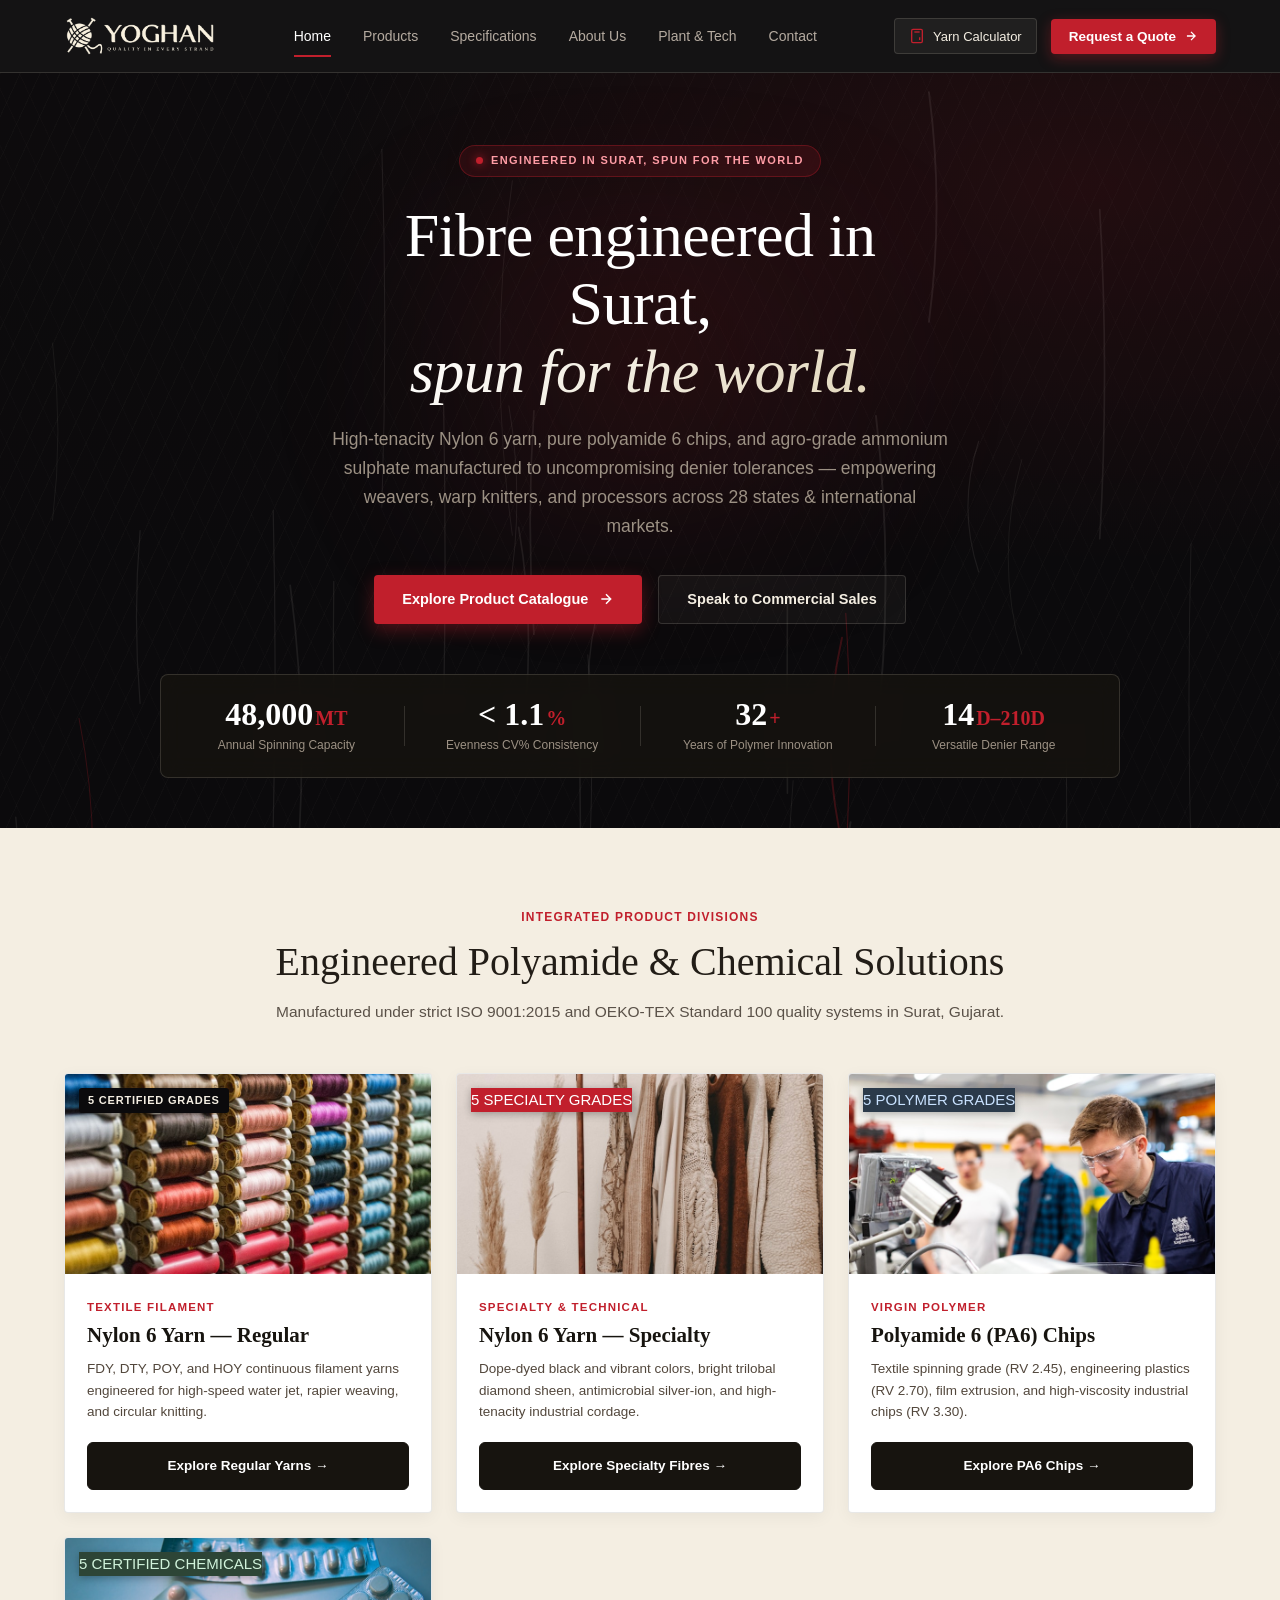
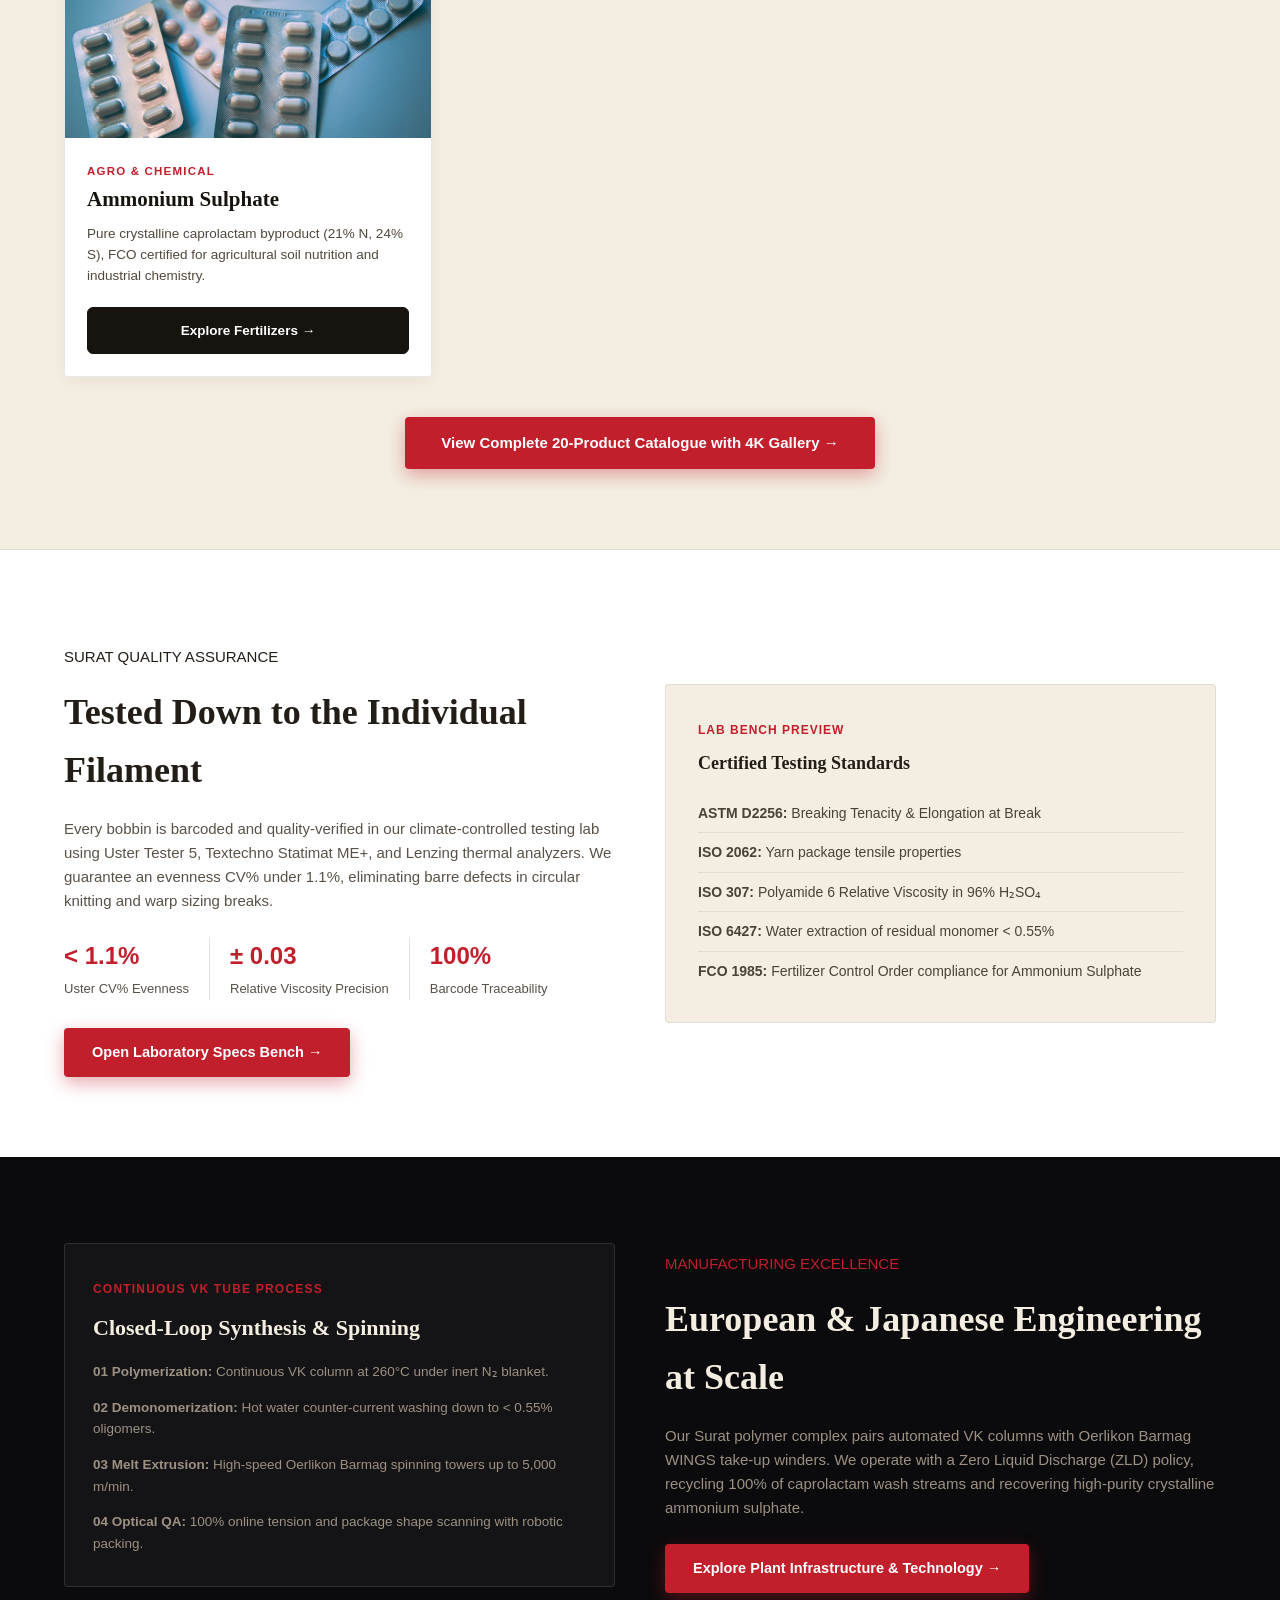
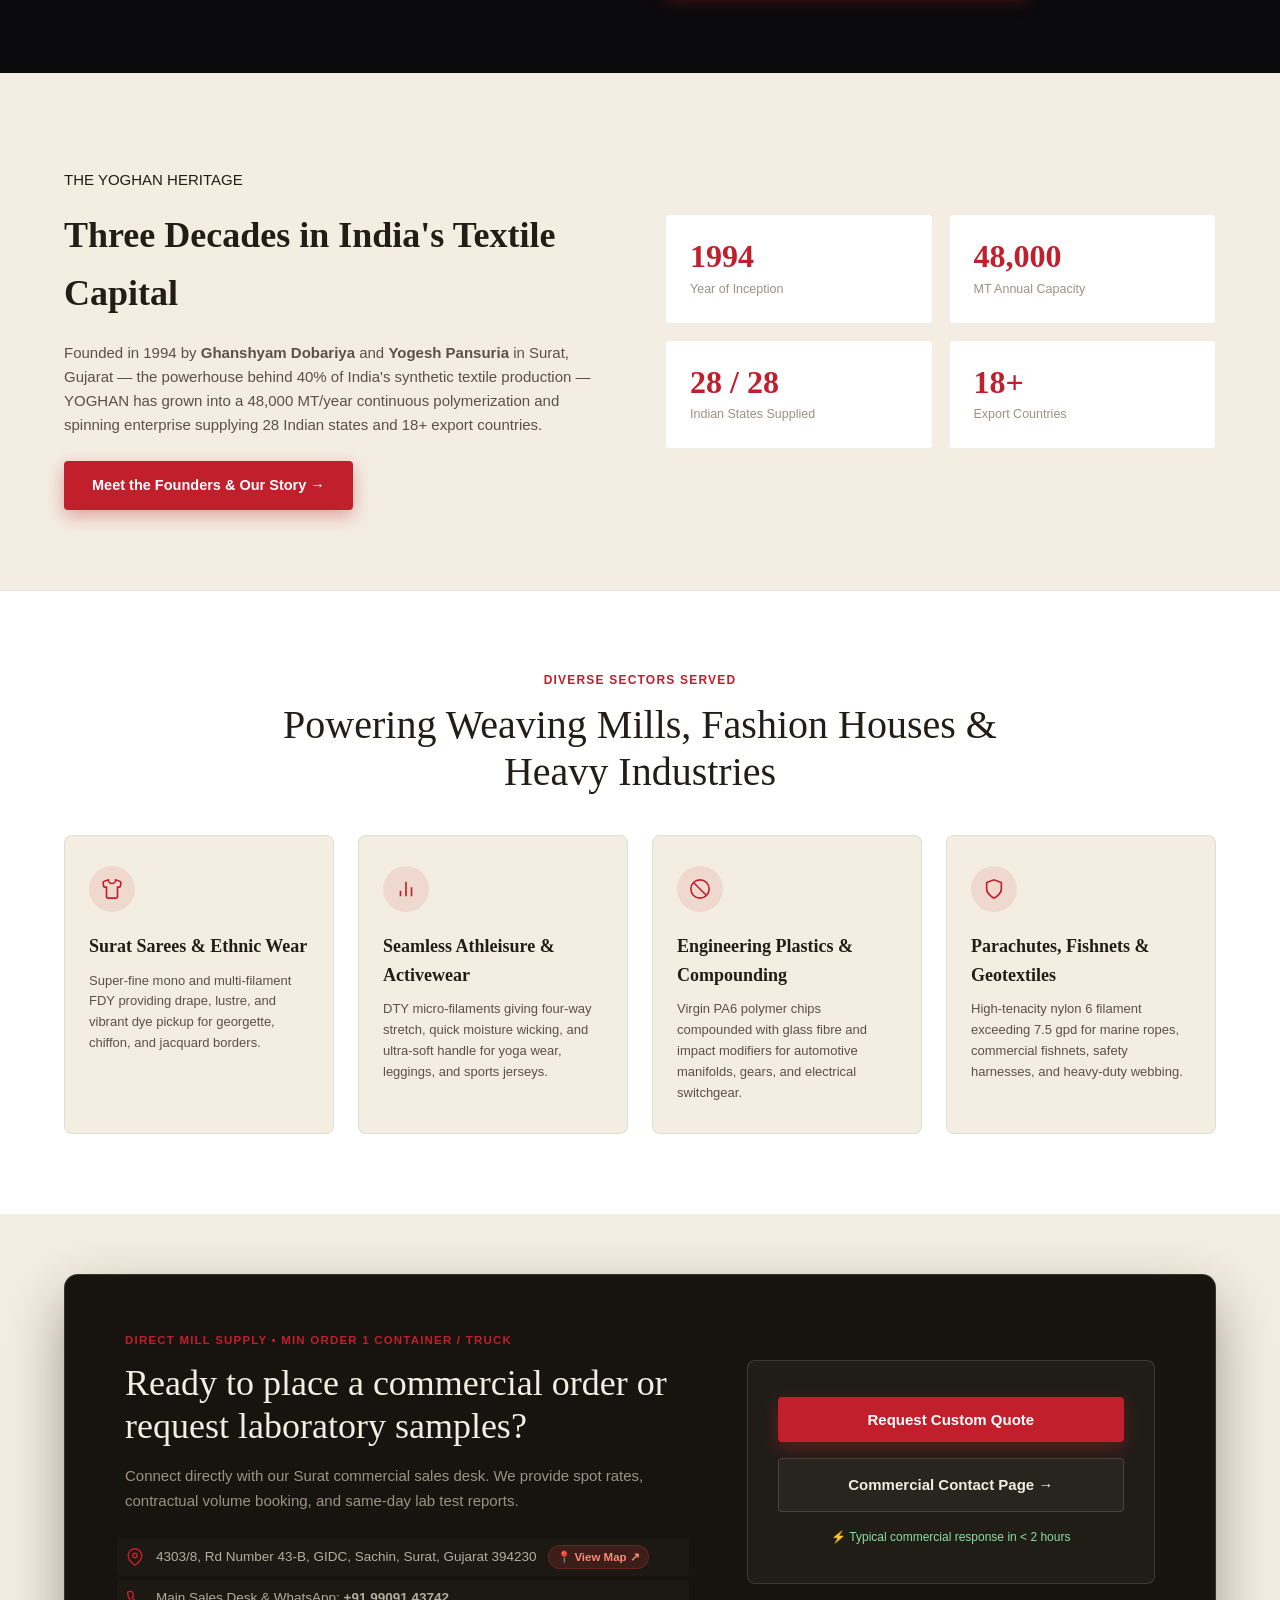
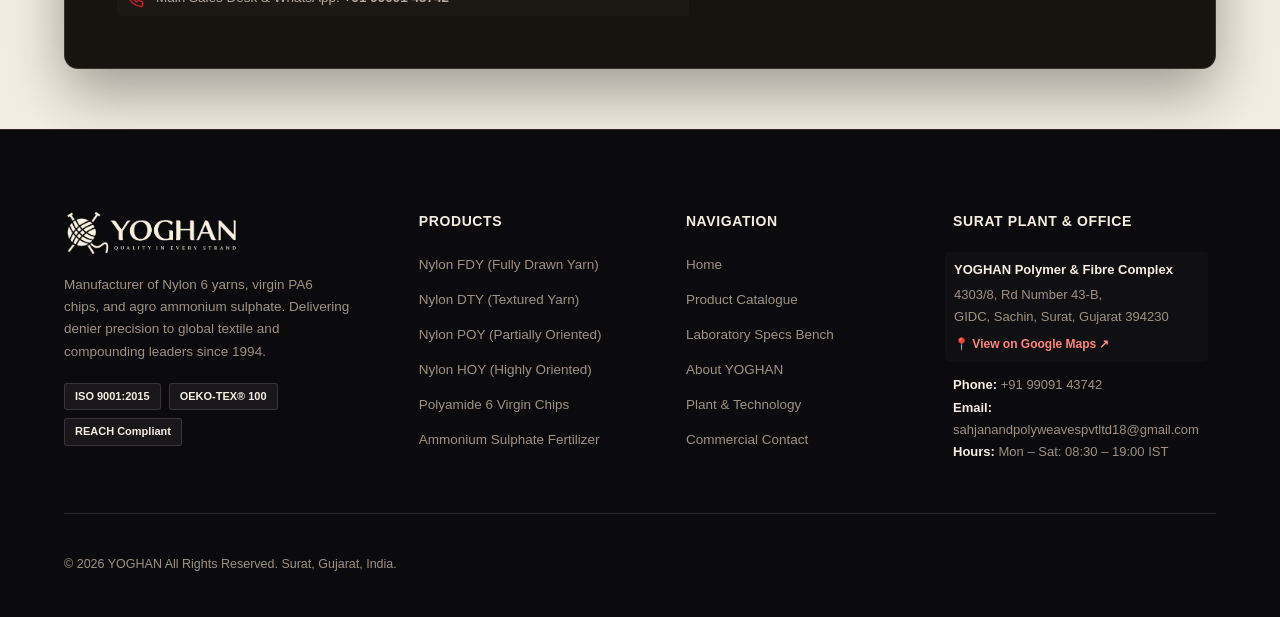
<file: index.html>
<!DOCTYPE html>
<html lang="en">
<head>
  <meta charset="UTF-8">
  <meta name="viewport" content="width=device-width, initial-scale=1, viewport-fit=cover">
  <title>YOGHAN — Advanced Fibres & Polymers | Surat, India</title>
  <meta name="description" content="Surat's premier manufacturer of high-tenacity Nylon Yarn (FDY, POY, DTY, HOY), Polyamide 6 Chips, and industrial-grade Ammonium Sulphate. Consistent denier, global standards.">
  <!-- Security Headers for Static Commercial Website -->
  <meta http-equiv="X-Content-Type-Options" content="nosniff">
  <meta name="referrer" content="strict-origin-when-cross-origin">
  <meta http-equiv="Content-Security-Policy" content="default-src 'self' https: data: 'unsafe-inline' 'unsafe-eval'; img-src 'self' https: data: blob:; font-src 'self' https://fonts.gstatic.com data:; style-src 'self' 'unsafe-inline' https://fonts.googleapis.com;">
  <link rel="icon" type="image/svg+xml" href="assets/favicon.svg">
  <link rel="icon" type="image/png" sizes="32x32" href="assets/favicon-32x32.png">
  <link rel="icon" type="image/png" href="assets/favicon.png">
  <link rel="apple-touch-icon" href="assets/apple-touch-icon.png">
  <link rel="preconnect" href="https://fonts.googleapis.com">
  <link rel="preconnect" href="https://fonts.gstatic.com" crossorigin>
  <link href="https://fonts.googleapis.com/css2?family=Fraunces:ital,opsz,wght@0,9..144,300;0,9..144,400;0,9..144,500;0,9..144,600;0,9..144,700;1,9..144,400&family=Inter:wght@300;400;500;600;700&display=swap" rel="stylesheet">
  <link rel="stylesheet" href="style.css">
  <script>
    // Clean .html extension and /index.html from URL bar immediately without reload
    (function(){try{var p=window.location.pathname;if(p.endsWith('/index.html')){var c=p.replace(/\/index\.html$/,'/')+window.location.search+window.location.hash;window.history.replaceState(null,'',c)}else if(p.endsWith('.html')){var c=p.replace(/\.html$/,'')+window.location.search+window.location.hash;window.history.replaceState(null,'',c)}}catch(e){}})();
  </script>
</head>
<body>


  <!-- ==================== HEADER / NAVIGATION ==================== -->
  <header class="nav" id="mainNavbar">
    <div class="nav-inner">
      <a class="brand" href="./" aria-label="YOGHAN Home">
        <img src="assets/logo-white.png" alt="YOGHAN" class="brand-logo-img">
      </a>

      <!-- Desktop Navigation Menu -->
      <nav class="nav-menu-wrapper" id="navLinks" aria-label="Main Navigation">
        <ul class="nav-links">
          <li class="nav-item">
            <a href="./" class="nav-link active">Home</a>
          </li>
          <li class="nav-item">
            <a href="products" class="nav-link">Products</a>
          </li>
          <li class="nav-item">
            <a href="specifications" class="nav-link">Specifications</a>
          </li>
          <li class="nav-item">
            <a href="about" class="nav-link">About Us</a>
          </li>
          <li class="nav-item">
            <a href="manufacturing" class="nav-link">Plant & Tech</a>
          </li>
          <li class="nav-item">
            <a href="contact" class="nav-link">Contact</a>
          </li>
        </ul>
      </nav>

      <!-- Action Buttons -->
      <div class="nav-actions">
        <button class="btn-estimator-nav" onclick="openCalculatorModal()" title="Calculate Yarn Yield & Denier">
          <svg viewBox="0 0 24 24" fill="none" stroke="currentColor" stroke-width="2"><rect x="4" y="2" width="16" height="20" rx="2"/><line x1="8" y1="6" x2="16" y2="6"/><line x1="16" y1="14" x2="16" y2="18"/><path d="M8 10h.01M12 10h.01M16 10h.01M8 14h.01M12 14h.01M8 18h.01M12 18h.01"/></svg>
          <span>Yarn Calculator</span>
        </button>
        <button class="nav-cta" onclick="openQuoteModal()">
          <span>Request a Quote</span>
          <svg class="cta-arrow" viewBox="0 0 24 24" fill="none" stroke="currentColor" stroke-width="2.2"><path d="M5 12h14M12 5l7 7-7 7"/></svg>
        </button>
        <!-- Mobile Menu Toggle Button -->
        <button class="nav-toggle" id="navToggle" aria-label="Toggle Navigation Menu" aria-expanded="false">
          <span class="bar bar-1"></span>
          <span class="bar bar-2"></span>
          <span class="bar bar-3"></span>
        </button>
      </div>
    </div>
  </header>

  <!-- ==================== FULL-SCREEN MOBILE NAVIGATION DRAWER ==================== -->
  <aside class="mobile-drawer" id="mobileDrawer" aria-label="Mobile Navigation" aria-hidden="true">
    <div class="mobile-drawer-header">
      <a class="brand" href="./" onclick="closeMobileNav()">
        <img src="assets/logo-white.png" alt="YOGHAN" class="brand-logo-img">
      </a>
      <button class="mobile-drawer-close" id="mobileDrawerClose" aria-label="Close navigation menu" onclick="closeMobileNav()">
        <svg viewBox="0 0 24 24" width="22" height="22" fill="none" stroke="currentColor" stroke-width="2.2"><path d="M18 6L6 18M6 6l12 12"/></svg>
      </button>
    </div>

    <div class="mobile-drawer-body">
      <ul class="mobile-nav-list">
        <li><a href="./" class="mobile-link active" onclick="closeMobileNav()" style="color:var(--red);">Home <span class="arr">→</span></a></li>
        <li><a href="products" class="mobile-link" onclick="closeMobileNav()">All Products Catalogue <span class="arr">→</span></a></li>
        <li><a href="specifications" class="mobile-link" onclick="closeMobileNav()">Technical Lab Specs <span class="arr">→</span></a></li>
        <li><a href="about" class="mobile-link" onclick="closeMobileNav()">About YOGHAN <span class="arr">→</span></a></li>
        <li><a href="manufacturing" class="mobile-link" onclick="closeMobileNav()">Surat Plant & Tech <span class="arr">→</span></a></li>
        <li><a href="contact" class="mobile-link" onclick="closeMobileNav()">Commercial Contact <span class="arr">→</span></a></li>
      </ul>

      <div class="mobile-drawer-actions">
        <button class="btn-primary w-full" onclick="openQuoteModal(); closeMobileNav();">Request Commercial Quote</button>
        <button class="btn-ghost w-full" onclick="openCalculatorModal(); closeMobileNav();">Yarn Yield Calculator</button>
      </div>

      <div class="mobile-drawer-contact">
        <p>Direct Surat Sales Desk: <strong><a href="tel:+919909143742" style="color: inherit; text-decoration: none;">+91 99091 43742</a></strong></p>
        <p>Email: <strong><a href="mailto:sahjanandpolyweavespvtltd18@gmail.com" style="color: inherit; text-decoration: none;">sahjanandpolyweavespvtltd18@gmail.com</a></strong></p>
        <p>Dispatches: <a href="https://maps.google.com/?q=4303%2F8%2C+Rd+Number+43-B%2C+GIDC%2C+Sachin%2C+Surat%2C+Gujarat+394230" target="_blank" rel="noopener noreferrer" style="color: inherit; text-decoration: underline;">4303/8, Rd Number 43-B, GIDC, Sachin, Surat ↗</a></p>
      </div>
    </div>
  </aside>

  <!-- ==================== HERO SECTION ==================== -->
  <section class="hero" id="home">
    <canvas id="heroFiberCanvas" class="hero-canvas" aria-hidden="true"></canvas>
    <div class="hero-fibre-layer"></div>
    <div class="hero-glow-accent"></div>

    <div class="hero-content">
      <div class="hero-badge-pill">
        <span class="live-dot"></span>
        <span>ENGINEERED IN SURAT, SPUN FOR THE WORLD</span>
      </div>
      <h1 class="hero-title">
        Fibre engineered in Surat, <br>
        <span class="text-serif-italic">spun for the world.</span>
      </h1>
      <p class="hero-subtitle">
        High-tenacity Nylon 6 yarn, pure polyamide 6 chips, and agro-grade ammonium sulphate manufactured to uncompromising denier tolerances — empowering weavers, warp knitters, and processors across 28 states & international markets.
      </p>

      <div class="hero-actions">
        <a href="products" class="btn-primary hero-btn" style="text-decoration:none;">
          <span>Explore Product Catalogue</span>
          <svg viewBox="0 0 24 24" fill="none" stroke="currentColor" stroke-width="2.2"><path d="M5 12h14M12 5l7 7-7 7"/></svg>
        </a>
        <button class="btn-ghost hero-btn" onclick="openQuoteModal()">
          <span>Speak to Commercial Sales</span>
        </button>
      </div>

      <!-- Quick Trust Indicators Bar -->
      <div class="hero-metrics-bar">
        <div class="hero-metric-item">
          <div class="metric-num"><span class="counter" data-target="48000">0</span><span class="plus">MT</span></div>
          <div class="metric-label">Annual Spinning Capacity</div>
        </div>
        <div class="metric-sep"></div>
        <div class="hero-metric-item">
          <div class="metric-num">&lt; <span class="counter" data-target="1.1" data-decimal="1">0.0</span><span class="plus">%</span></div>
          <div class="metric-label">Evenness CV% Consistency</div>
        </div>
        <div class="metric-sep"></div>
        <div class="hero-metric-item">
          <div class="metric-num"><span class="counter" data-target="32">0</span><span class="plus">+</span></div>
          <div class="metric-label">Years of Polymer Innovation</div>
        </div>
        <div class="metric-sep"></div>
        <div class="hero-metric-item">
          <div class="metric-num"><span class="counter" data-target="14">0</span><span class="plus">D–210D</span></div>
          <div class="metric-label">Versatile Denier Range</div>
        </div>
      </div>
    </div>
  </section>

  <!-- ==================== CORE PRODUCT DIVISIONS PREVIEW ==================== -->
  <section style="padding: 80px 0; background: var(--cream); border-bottom: 1px solid rgba(34,29,23,0.08);">
    <div class="section-inner">
      <div class="section-head" style="text-align: center; max-width: 800px; margin: 0 auto 48px;">
        <p class="kicker">INTEGRATED PRODUCT DIVISIONS</p>
        <h2>Engineered Polyamide & Chemical Solutions</h2>
        <p>Manufactured under strict ISO 9001:2015 and OEKO-TEX Standard 100 quality systems in Surat, Gujarat.</p>
      </div>

      <div class="divisions-grid">
        
        <!-- Division 1 -->
        <article class="division-card">
          <div class="division-card-visual">
            <img src="assets/division-nylon-reg.jpg" alt="Nylon Yarn Regular" loading="lazy">
            <span class="badge-series">5 CERTIFIED GRADES</span>
          </div>
          <div class="division-card-body">
            <div>
              <span class="division-kicker">TEXTILE FILAMENT</span>
              <h3 class="division-card-title">Nylon 6 Yarn — Regular</h3>
              <p class="division-card-desc">
                FDY, DTY, POY, and HOY continuous filament yarns engineered for high-speed water jet, rapier weaving, and circular knitting.
              </p>
            </div>
            <a href="products?cat=nylon-reg" class="btn-division-card">Explore Regular Yarns →</a>
          </div>
        </article>

        <!-- Division 2 -->
        <article class="division-card">
          <div class="division-card-visual">
            <img src="assets/division-nylon-spec.jpg" alt="Nylon Yarn Specialty" loading="lazy">
            <span class="badge-crimson">5 SPECIALTY GRADES</span>
          </div>
          <div class="division-card-body">
            <div>
              <span class="division-kicker">SPECIALTY & TECHNICAL</span>
              <h3 class="division-card-title">Nylon 6 Yarn — Specialty</h3>
              <p class="division-card-desc">
                Dope-dyed black and vibrant colors, bright trilobal diamond sheen, antimicrobial silver-ion, and high-tenacity industrial cordage.
              </p>
            </div>
            <a href="products?cat=nylon-feat" class="btn-division-card">Explore Specialty Fibres →</a>
          </div>
        </article>

        <!-- Division 3 -->
        <article class="division-card">
          <div class="division-card-visual">
            <img src="assets/division-pa6-chips.jpg" alt="Polyamide 6 Chips" loading="lazy">
            <span class="badge-polymer">5 POLYMER GRADES</span>
          </div>
          <div class="division-card-body">
            <div>
              <span class="division-kicker">VIRGIN POLYMER</span>
              <h3 class="division-card-title">Polyamide 6 (PA6) Chips</h3>
              <p class="division-card-desc">
                Textile spinning grade (RV 2.45), engineering plastics (RV 2.70), film extrusion, and high-viscosity industrial chips (RV 3.30).
              </p>
            </div>
            <a href="products?cat=chips" class="btn-division-card">Explore PA6 Chips →</a>
          </div>
        </article>

        <!-- Division 4 -->
        <article class="division-card">
          <div class="division-card-visual">
            <img src="assets/division-ammonium.jpg" alt="Ammonium Sulphate Fertilizer" loading="lazy">
            <span class="badge-chem">5 CERTIFIED CHEMICALS</span>
          </div>
          <div class="division-card-body">
            <div>
              <span class="division-kicker">AGRO & CHEMICAL</span>
              <h3 class="division-card-title">Ammonium Sulphate</h3>
              <p class="division-card-desc">
                Pure crystalline caprolactam byproduct (21% N, 24% S), FCO certified for agricultural soil nutrition and industrial chemistry.
              </p>
            </div>
            <a href="products?cat=fertilizer" class="btn-division-card">Explore Fertilizers →</a>
          </div>
        </article>

      </div>

      <!-- View All 20 Products Banner -->
      <div style="margin-top: 40px; text-align: center;">
        <a href="products" class="btn-primary" style="text-decoration:none; padding: 14px 36px; font-size: 15px;">
          View Complete 20-Product Catalogue with 4K Gallery →
        </a>
      </div>
    </div>
  </section>

  <!-- ==================== SUBPAGE TEASERS & VALUE HIGHLIGHTS ==================== -->
  
  <!-- Teaser 1: Lab Specs -->
  <section style="padding: 80px 0; background: #fff;">
    <div class="section-inner">
      <div class="teaser-split-grid">
        <div>
          <p class="kicker">SURAT QUALITY ASSURANCE</p>
          <h2 style="font-family: var(--serif); font-size: clamp(28px, 3vw, 36px); margin: 12px 0 18px; color: var(--ink-text);">Tested Down to the Individual Filament</h2>
          <p style="font-size: 15px; color: var(--ink-muted); line-height: 1.6; margin-bottom: 24px;">
            Every bobbin is barcoded and quality-verified in our climate-controlled testing lab using Uster Tester 5, Textechno Statimat ME+, and Lenzing thermal analyzers. We guarantee an evenness CV% under 1.1%, eliminating barre defects in circular knitting and warp sizing breaks.
          </p>
          <div class="teaser-stats-row">
            <div>
              <strong style="font-size: 24px; color: var(--red); display: block;">&lt; 1.1%</strong>
              <span style="font-size: 13px; color: var(--ink-muted);">Uster CV% Evenness</span>
            </div>
            <div style="border-left: 1px solid rgba(34,29,23,0.12); padding-left: 20px;">
              <strong style="font-size: 24px; color: var(--red); display: block;">&plusmn; 0.03</strong>
              <span style="font-size: 13px; color: var(--ink-muted);">Relative Viscosity Precision</span>
            </div>
            <div style="border-left: 1px solid rgba(34,29,23,0.12); padding-left: 20px;">
              <strong style="font-size: 24px; color: var(--red); display: block;">100%</strong>
              <span style="font-size: 13px; color: var(--ink-muted);">Barcode Traceability</span>
            </div>
          </div>
          <a href="specifications" class="btn-primary" style="text-decoration:none;">Open Laboratory Specs Bench →</a>
        </div>
        <div style="background: var(--cream); border: 1px solid rgba(34,29,23,0.08); border-radius: var(--radius-sm); padding: 32px;">
          <span style="font-size: 12px; font-weight: 700; color: var(--red); letter-spacing: 1px;">LAB BENCH PREVIEW</span>
          <h4 style="font-family: var(--serif); font-size: 18px; margin: 8px 0 16px; color: var(--ink-text);">Certified Testing Standards</h4>
          <ul style="list-style: none; padding: 0; margin: 0; font-size: 14px; color: #4a4138;">
            <li style="padding: 8px 0; border-bottom: 1px solid rgba(34,29,23,0.08);"><strong>ASTM D2256:</strong> Breaking Tenacity & Elongation at Break</li>
            <li style="padding: 8px 0; border-bottom: 1px solid rgba(34,29,23,0.08);"><strong>ISO 2062:</strong> Yarn package tensile properties</li>
            <li style="padding: 8px 0; border-bottom: 1px solid rgba(34,29,23,0.08);"><strong>ISO 307:</strong> Polyamide 6 Relative Viscosity in 96% H₂SO₄</li>
            <li style="padding: 8px 0; border-bottom: 1px solid rgba(34,29,23,0.08);"><strong>ISO 6427:</strong> Water extraction of residual monomer &lt; 0.55%</li>
            <li style="padding: 8px 0;"><strong>FCO 1985:</strong> Fertilizer Control Order compliance for Ammonium Sulphate</li>
          </ul>
        </div>
      </div>
    </div>
  </section>

  <!-- Teaser 2: Plant & Manufacturing Tech -->
  <section style="padding: 80px 0; background: var(--ink); color: #fff;">
    <div class="section-inner">
      <div class="teaser-split-grid">
        <div class="teaser-process-box">
          <span style="font-size: 12px; font-weight: 700; color: var(--red); letter-spacing: 1.2px;">CONTINUOUS VK TUBE PROCESS</span>
          <h3 style="font-family: var(--serif); font-size: 22px; margin: 10px 0 16px; color: var(--cream);">Closed-Loop Synthesis & Spinning</h3>
          <div style="display: flex; flex-direction: column; gap: 14px; font-size: 13.5px; color: var(--ash);">
            <div><strong>01 Polymerization:</strong> Continuous VK column at 260°C under inert N₂ blanket.</div>
            <div><strong>02 Demonomerization:</strong> Hot water counter-current washing down to &lt; 0.55% oligomers.</div>
            <div><strong>03 Melt Extrusion:</strong> High-speed Oerlikon Barmag spinning towers up to 5,000 m/min.</div>
            <div><strong>04 Optical QA:</strong> 100% online tension and package shape scanning with robotic packing.</div>
          </div>
        </div>
        <div>
          <p class="kicker" style="color: var(--red);">MANUFACTURING EXCELLENCE</p>
          <h2 style="font-family: var(--serif); font-size: clamp(28px, 3vw, 36px); margin: 12px 0 18px; color: var(--cream);">European & Japanese Engineering at Scale</h2>
          <p style="font-size: 15px; color: var(--ash); line-height: 1.6; margin-bottom: 24px;">
            Our Surat polymer complex pairs automated VK columns with Oerlikon Barmag WINGS take-up winders. We operate with a Zero Liquid Discharge (ZLD) policy, recycling 100% of caprolactam wash streams and recovering high-purity crystalline ammonium sulphate.
          </p>
          <a href="manufacturing" class="btn-primary" style="text-decoration:none;">Explore Plant Infrastructure & Technology →</a>
        </div>
      </div>
    </div>
  </section>

  <!-- Teaser 3: The YOGHAN Heritage -->
  <section style="padding: 80px 0; background: var(--cream);">
    <div class="section-inner">
      <div class="teaser-split-grid">
        <div>
          <p class="kicker">THE YOGHAN HERITAGE</p>
          <h2 style="font-family: var(--serif); font-size: clamp(28px, 3vw, 36px); margin: 12px 0 18px; color: var(--ink-text);">Three Decades in India's Textile Capital</h2>
          <p style="font-size: 15px; color: var(--ink-muted); line-height: 1.6; margin-bottom: 24px;">
            Founded in 1994 by <strong>Ghanshyam Dobariya</strong> and <strong>Yogesh Pansuria</strong> in Surat, Gujarat — the powerhouse behind 40% of India's synthetic textile production — YOGHAN has grown into a 48,000 MT/year continuous polymerization and spinning enterprise supplying 28 Indian states and 18+ export countries.
          </p>
          <a href="about" class="btn-primary" style="text-decoration:none;">Meet the Founders & Our Story →</a>
        </div>
        <div class="teaser-stat-grid">
          <div class="stat-card" style="background:#fff; padding:24px; border-radius:var(--radius-sm); border:1px solid rgba(34,29,23,0.08);">
            <b class="stat-num" style="color:var(--red); font-size:32px;">1994</b>
            <span class="stat-label">Year of Inception</span>
          </div>
          <div class="stat-card" style="background:#fff; padding:24px; border-radius:var(--radius-sm); border:1px solid rgba(34,29,23,0.08);">
            <b class="stat-num" style="color:var(--red); font-size:32px;">48,000</b>
            <span class="stat-label">MT Annual Capacity</span>
          </div>
          <div class="stat-card" style="background:#fff; padding:24px; border-radius:var(--radius-sm); border:1px solid rgba(34,29,23,0.08);">
            <b class="stat-num" style="color:var(--red); font-size:32px;">28 / 28</b>
            <span class="stat-label">Indian States Supplied</span>
          </div>
          <div class="stat-card" style="background:#fff; padding:24px; border-radius:var(--radius-sm); border:1px solid rgba(34,29,23,0.08);">
            <b class="stat-num" style="color:var(--red); font-size:32px;">18+</b>
            <span class="stat-label">Export Countries</span>
          </div>
        </div>
      </div>
    </div>
  </section>

  <!-- ==================== APPLICATIONS & CLIENT INDUSTRIES ==================== -->
  <section class="applications-section" style="padding: 80px 0; background: #fff;">
    <div class="section-inner">
      <div class="section-head reveal" style="text-align: center; max-width: 760px; margin: 0 auto 40px;">
        <p class="kicker">DIVERSE SECTORS SERVED</p>
        <h2>Powering Weaving Mills, Fashion Houses & Heavy Industries</h2>
      </div>

      <div class="app-grid reveal-stagger">
        <div class="app-card">
          <div class="app-icon-wrap">
            <svg viewBox="0 0 24 24" fill="none" stroke="currentColor" stroke-width="1.8"><path d="M20.38 3.46 16 2a4 4 0 0 1-8 0L3.62 3.46a2 2 0 0 0-1.34 2.23l.58 3.47a1 1 0 0 0 .99.84H6v10c0 1.1.9 2 2 2h8a2 2 0 0 0 2-2V10h2.15a1 1 0 0 0 .99-.84l.58-3.47a2 2 0 0 0-1.34-2.23z"/></svg>
          </div>
          <h3>Surat Sarees & Ethnic Wear</h3>
          <p>Super-fine mono and multi-filament FDY providing drape, lustre, and vibrant dye pickup for georgette, chiffon, and jacquard borders.</p>
        </div>

        <div class="app-card">
          <div class="app-icon-wrap">
            <svg viewBox="0 0 24 24" fill="none" stroke="currentColor" stroke-width="1.8"><path d="M18 20V10M12 20V4M6 20v-6"/></svg>
          </div>
          <h3>Seamless Athleisure & Activewear</h3>
          <p>DTY micro-filaments giving four-way stretch, quick moisture wicking, and ultra-soft handle for yoga wear, leggings, and sports jerseys.</p>
        </div>

        <div class="app-card">
          <div class="app-icon-wrap">
            <svg viewBox="0 0 24 24" fill="none" stroke="currentColor" stroke-width="1.8"><circle cx="12" cy="12" r="10"/><path d="m4.93 4.93 14.14 14.14"/></svg>
          </div>
          <h3>Engineering Plastics & Compounding</h3>
          <p>Virgin PA6 polymer chips compounded with glass fibre and impact modifiers for automotive manifolds, gears, and electrical switchgear.</p>
        </div>

        <div class="app-card">
          <div class="app-icon-wrap">
            <svg viewBox="0 0 24 24" fill="none" stroke="currentColor" stroke-width="1.8"><path d="M12 22s8-4 8-10V5l-8-3-8 3v7c0 6 8 10 8 10z"/></svg>
          </div>
          <h3>Parachutes, Fishnets & Geotextiles</h3>
          <p>High-tenacity nylon 6 filament exceeding 7.5 gpd for marine ropes, commercial fishnets, safety harnesses, and heavy-duty webbing.</p>
        </div>
      </div>
    </div>
  </section>

  <!-- ==================== COMMERCIAL CONTACT STRIP ==================== -->
  <section class="contact-strip" id="contact" style="padding: 60px 0;">
    <div class="section-inner reveal">
      <div class="contact-strip-card">
        <div class="contact-card-content">
          <span class="strip-kicker">DIRECT MILL SUPPLY • MIN ORDER 1 CONTAINER / TRUCK</span>
          <h2>Ready to place a commercial order or request laboratory samples?</h2>
          <p>Connect directly with our Surat commercial sales desk. We provide spot rates, contractual volume booking, and same-day lab test reports.</p>
          
          <div class="strip-contact-points">
            <a href="https://maps.google.com/?q=4303%2F8%2C+Rd+Number+43-B%2C+GIDC%2C+Sachin%2C+Surat%2C+Gujarat+394230" target="_blank" rel="noopener noreferrer" class="point-item point-link" title="Open 4303/8, Rd Number 43-B, GIDC, Sachin in Google Maps">
              <svg viewBox="0 0 24 24" fill="none" stroke="currentColor" stroke-width="2"><path d="M21 10c0 7-9 13-9 13s-9-6-9-13a9 9 0 0 1 18 0z"/><circle cx="12" cy="10" r="3"/></svg>
              <span>4303/8, Rd Number 43-B, GIDC, Sachin, Surat, Gujarat 394230 <span class="map-action-pill">📍 View Map ↗</span></span>
            </a>
            <a href="tel:+919909143742" class="point-item point-link" title="Call Main Commercial Desk">
              <svg viewBox="0 0 24 24" fill="none" stroke="currentColor" stroke-width="2"><path d="M22 16.92v3a2 2 0 0 1-2.18 2 19.79 19.79 0 0 1-8.63-3.07 19.5 19.5 0 0 1-6-6 19.79 19.79 0 0 1-3.07-8.67A2 2 0 0 1 4.11 2h3a2 2 0 0 1 2 1.72 12.84 12.84 0 0 0 .7 2.81 2 2 0 0 1-.45 2.11L8.09 9.91a16 16 0 0 0 6 6l1.27-1.27a2 2 0 0 1 2.11-.45 12.84 12.84 0 0 0 2.81.7A2 2 0 0 1 22 16.92z"/></svg>
              <span>Main Sales Desk &amp; WhatsApp: <strong>+91 99091 43742</strong></span>
            </a>
          </div>
        </div>

        <div class="contact-card-actions">
          <button class="btn-primary quote-btn-lg" onclick="openQuoteModal()">Request Custom Quote</button>
          <a href="contact" class="btn-ghost quote-btn-lg" style="text-decoration:none; text-align:center;">Commercial Contact Page →</a>
          <span class="turnaround-note">⚡ Typical commercial response in &lt; 2 hours</span>
        </div>
      </div>
    </div>
  </section>

  <!-- ==================== FOOTER ==================== -->
  <footer class="footer">
    <div class="footer-inner">
      <div class="footer-col brand-col">
        <a class="brand" href="./" aria-label="YOGHAN Home">
          <img src="assets/logo-white.png" alt="YOGHAN" class="brand-logo-img footer-logo-img">
        </a>
        <p class="footer-brand-desc">
          Manufacturer of Nylon 6 yarns, virgin PA6 chips, and agro ammonium sulphate. Delivering denier precision to global textile and compounding leaders since 1994.
        </p>
        <div class="iso-badges">
          <span class="iso-tag">ISO 9001:2015</span>
          <span class="iso-tag">OEKO-TEX® 100</span>
          <span class="iso-tag">REACH Compliant</span>
        </div>
      </div>

      <div class="footer-col">
        <h4>Products</h4>
        <ul class="footer-link-list">
          <li><a href="products">Nylon FDY (Fully Drawn Yarn)</a></li>
          <li><a href="products">Nylon DTY (Textured Yarn)</a></li>
          <li><a href="products">Nylon POY (Partially Oriented)</a></li>
          <li><a href="products">Nylon HOY (Highly Oriented)</a></li>
          <li><a href="products">Polyamide 6 Virgin Chips</a></li>
          <li><a href="products">Ammonium Sulphate Fertilizer</a></li>
        </ul>
      </div>

      <div class="footer-col">
        <h4>Navigation</h4>
        <ul class="footer-link-list">
          <li><a href="./">Home</a></li>
          <li><a href="products">Product Catalogue</a></li>
          <li><a href="specifications">Laboratory Specs Bench</a></li>
          <li><a href="about">About YOGHAN</a></li>
          <li><a href="manufacturing">Plant & Technology</a></li>
          <li><a href="contact">Commercial Contact</a></li>
        </ul>
      </div>

      <div class="footer-col">
        <h4>Surat Plant & Office</h4>
        <address class="footer-address">
          <a href="https://maps.google.com/?q=4303%2F8%2C+Rd+Number+43-B%2C+GIDC%2C+Sachin%2C+Surat%2C+Gujarat+394230" target="_blank" rel="noopener noreferrer" class="footer-map-link" title="Open Google Maps Location">
            <span class="footer-company-name">YOGHAN Polymer &amp; Fibre Complex</span><br>
            4303/8, Rd Number 43-B,<br>
            GIDC, Sachin, Surat, Gujarat 394230<br>
            <span class="footer-map-action">📍 View on Google Maps ↗</span>
          </a>
          <div class="footer-contact-details">
            <strong>Phone:</strong> <a href="tel:+919909143742" class="footer-inline-link">+91 99091 43742</a><br>
            <strong>Email:</strong> <a href="mailto:sahjanandpolyweavespvtltd18@gmail.com" class="footer-inline-link">sahjanandpolyweavespvtltd18@gmail.com</a><br>
            <strong>Hours:</strong> Mon – Sat: 08:30 – 19:00 IST
          </div>
        </address>
      </div>
    </div>

    <div class="footer-bottom-bar">
      <div class="footer-bottom-inner">
        <p>© 2026 YOGHAN All Rights Reserved. Surat, Gujarat, India.</p>
      </div>
    </div>
  </footer>

  <!-- ==================== MODALS ==================== -->
  <!-- Quote Modal -->
  <div class="modal-overlay" id="quoteModal" aria-hidden="true" role="dialog">
    <div class="modal-card">
      <button class="modal-close" onclick="closeQuoteModal()" aria-label="Close modal">&times;</button>
      <div class="modal-header">
        <span class="modal-badge">COMMERCIAL INQUIRY</span>
        <h2>Request Price Quotation</h2>
        <p>Direct spot and contract volume quotes from our Surat manufacturing complex.</p>
      </div>

      <form id="quoteForm" onsubmit="handleQuoteSubmit(event)">
        <div class="form-row">
          <div class="form-group">
            <label for="quoteName">Full Name *</label>
            <input type="text" id="quoteName" required placeholder="e.g. Rajesh Shah">
          </div>
          <div class="form-group">
            <label for="quoteCompany">Company / Mill *</label>
            <input type="text" id="quoteCompany" required placeholder="e.g. Surat Weaving Mills Ltd.">
          </div>
        </div>
        <div class="form-row">
          <div class="form-group">
            <label for="quotePhone">Mobile / WhatsApp *</label>
            <input type="tel" id="quotePhone" required placeholder="+91 98250 12345">
          </div>
          <div class="form-group">
            <label for="quoteEmail">Official Email *</label>
            <input type="email" id="quoteEmail" required placeholder="procurement@company.com">
          </div>
        </div>
        <div class="form-row">
          <div class="form-group">
            <label for="quoteProduct">Selected Product *</label>
            <select id="quoteProduct" required onchange="handleProductChange(this.value)">
              <option value="Nylon 6 FDY Regular">Nylon 6 FDY (Fully Drawn Yarn)</option>
              <option value="Nylon 6 DTY Regular">Nylon 6 DTY (Textured Yarn)</option>
              <option value="Nylon 6 POY Regular">Nylon 6 POY (Partially Oriented)</option>
              <option value="Nylon 6 HOY Regular">Nylon 6 HOY (Highly Oriented)</option>
              <option value="Dope-Dyed Specialty Nylon">Dope-Dyed Specialty Colours</option>
              <option value="High-Tenacity Industrial Nylon">High-Tenacity Industrial Nylon</option>
              <option value="Polyamide 6 Chips (PA6)">Polyamide 6 Polymer Chips</option>
              <option value="Ammonium Sulphate">Ammonium Sulphate Fertilizer</option>
            </select>
          </div>
          <div class="form-group">
            <label for="quoteQty">Quantity (MT) *</label>
            <input type="number" id="quoteQty" min="1" step="0.5" required placeholder="Minimum 1 MT">
          </div>
        </div>
        <div class="form-group">
          <label for="quoteDestination">Delivery Destination *</label>
          <input type="text" id="quoteDestination" required placeholder="e.g. Surat / Bhiwandi / Mundra Port">
        </div>
        <div class="form-actions">
          <button type="button" class="btn-ghost" onclick="closeQuoteModal()">Cancel</button>
          <button type="submit" class="btn-primary">Submit Quotation Request</button>
        </div>
      </form>

      <div class="form-success-card" id="quoteSuccessMsg" style="display:none;">
        <div class="success-icon">✓</div>
        <h3>Quotation Request Submitted Successfully!</h3>
        <p>Reference <strong id="quoteRefNumber">#YOG-2026-948</strong>. Our commercial sales executive will connect on WhatsApp shortly.</p>
        <button class="btn-primary" onclick="closeQuoteModal()">Done</button>
      </div>
    </div>
  </div>

  <!-- Calculator Modal -->
  <div class="modal-overlay" id="calcModal" aria-hidden="true" role="dialog">
    <div class="modal-card">
      <button class="modal-close" onclick="closeCalculatorModal()" aria-label="Close calculator">&times;</button>
      <div class="modal-header">
        <span class="modal-badge">ENGINEERING TOOL</span>
        <h2>Yarn Yield & Conversion Calculator</h2>
      </div>
      <div class="calc-container">
        <div class="calc-inputs">
          <div class="form-group">
            <label for="calcDenier">Yarn Denier (D)</label>
            <input type="number" id="calcDenier" value="40" min="10" max="2000" oninput="runYarnCalculations()">
          </div>
          <div class="form-group">
            <label for="calcWeightKg">Yarn Weight (Kilograms)</label>
            <input type="number" id="calcWeightKg" value="1" min="0.1" step="0.5" oninput="runYarnCalculations()">
          </div>
        </div>
        <div class="calc-results-grid">
          <div class="calc-res-box">
            <span class="res-title">Linear Length</span>
            <span class="res-val" id="resMeters">225,000 m</span>
          </div>
          <div class="calc-res-box">
            <span class="res-title">Decitex (dtex)</span>
            <span class="res-val" id="resDtex">44.4 dtex</span>
          </div>
          <div class="calc-res-box">
            <span class="res-title">Cotton Count (Ne)</span>
            <span class="res-val" id="resNe">132.8 Ne</span>
          </div>
          <div class="calc-res-box">
            <span class="res-title">Metric Count (Nm)</span>
            <span class="res-val" id="resNm">225 Nm</span>
          </div>
        </div>
      </div>
      <div class="modal-footer-actions">
        <button class="btn-primary w-full" onclick="closeCalculatorModal(); openQuoteModal();">Request Pricing for This Denier →</button>
      </div>
    </div>
  </div>

  <!-- Toast Container -->
  <div class="toast-container" id="toastBox" aria-live="polite"></div>

  <script src="products.js"></script>
  <script src="app.js"></script>
</body>
</html>
</file>
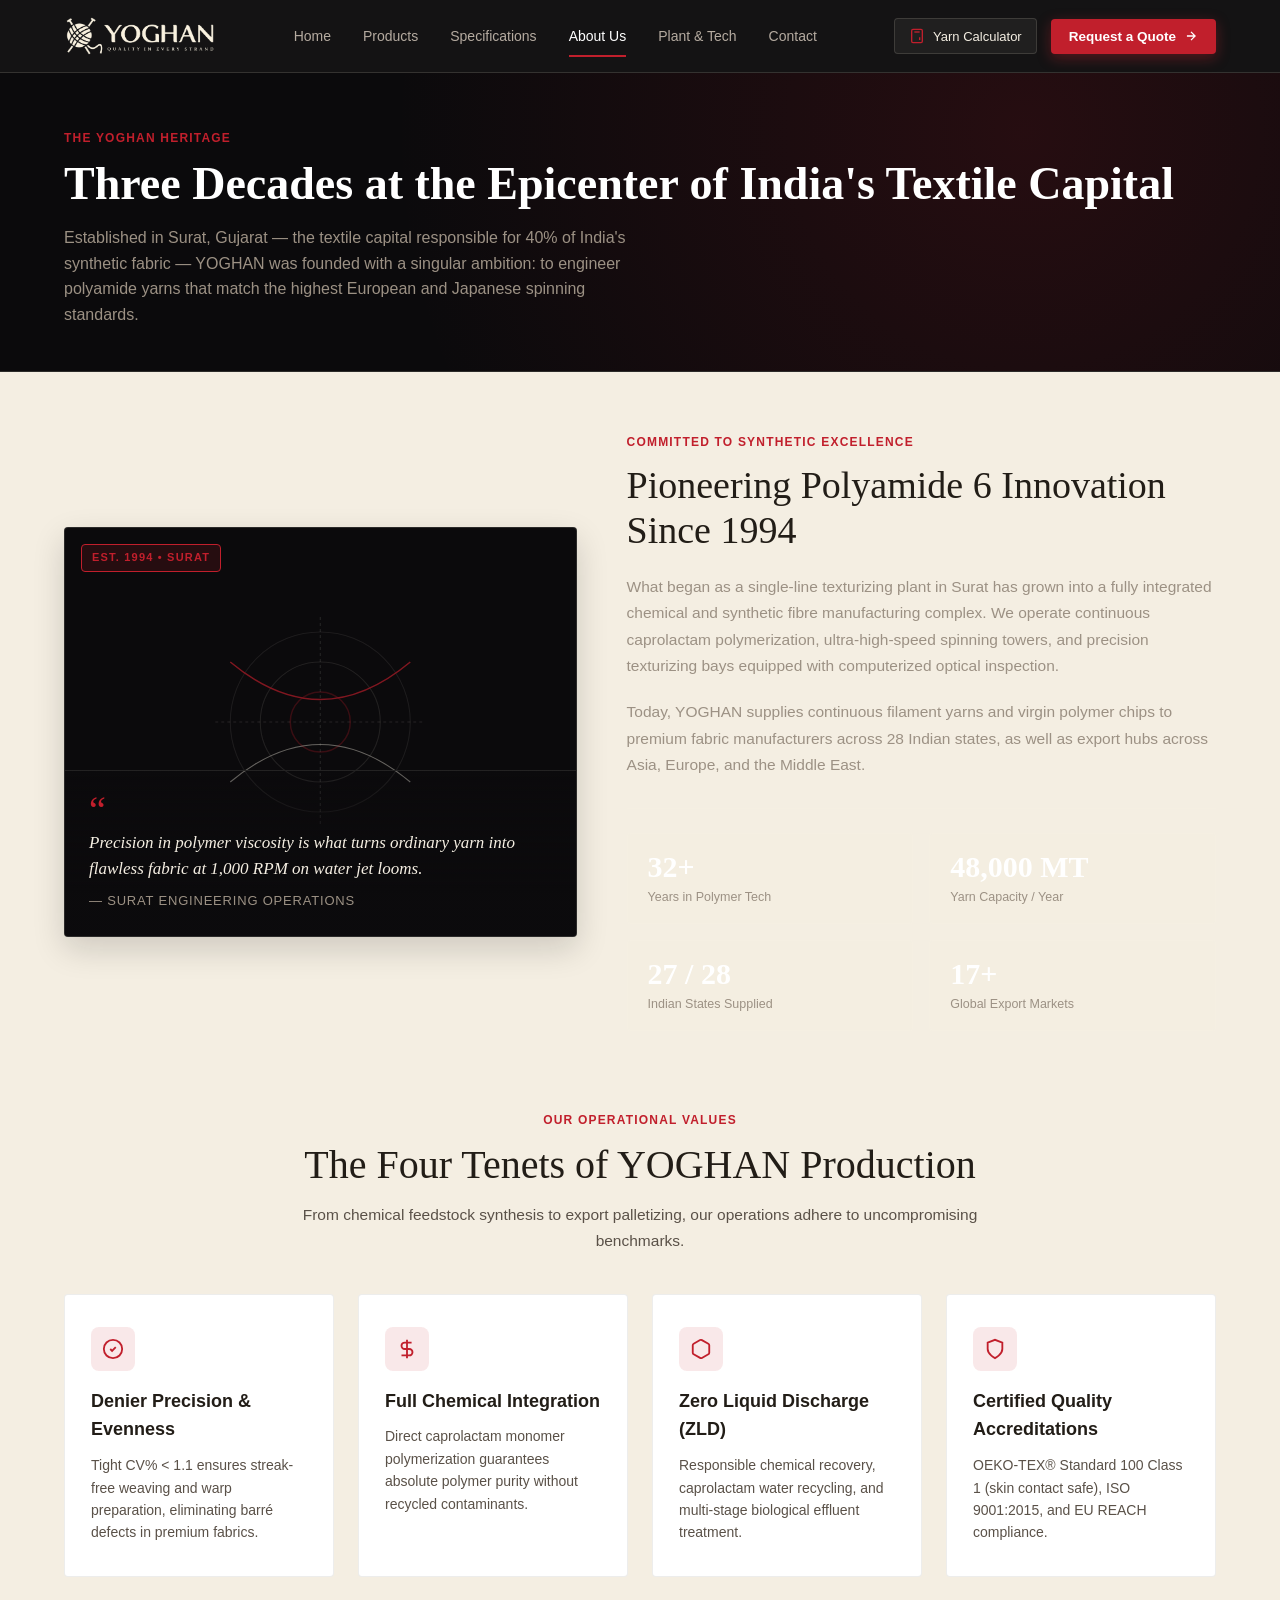
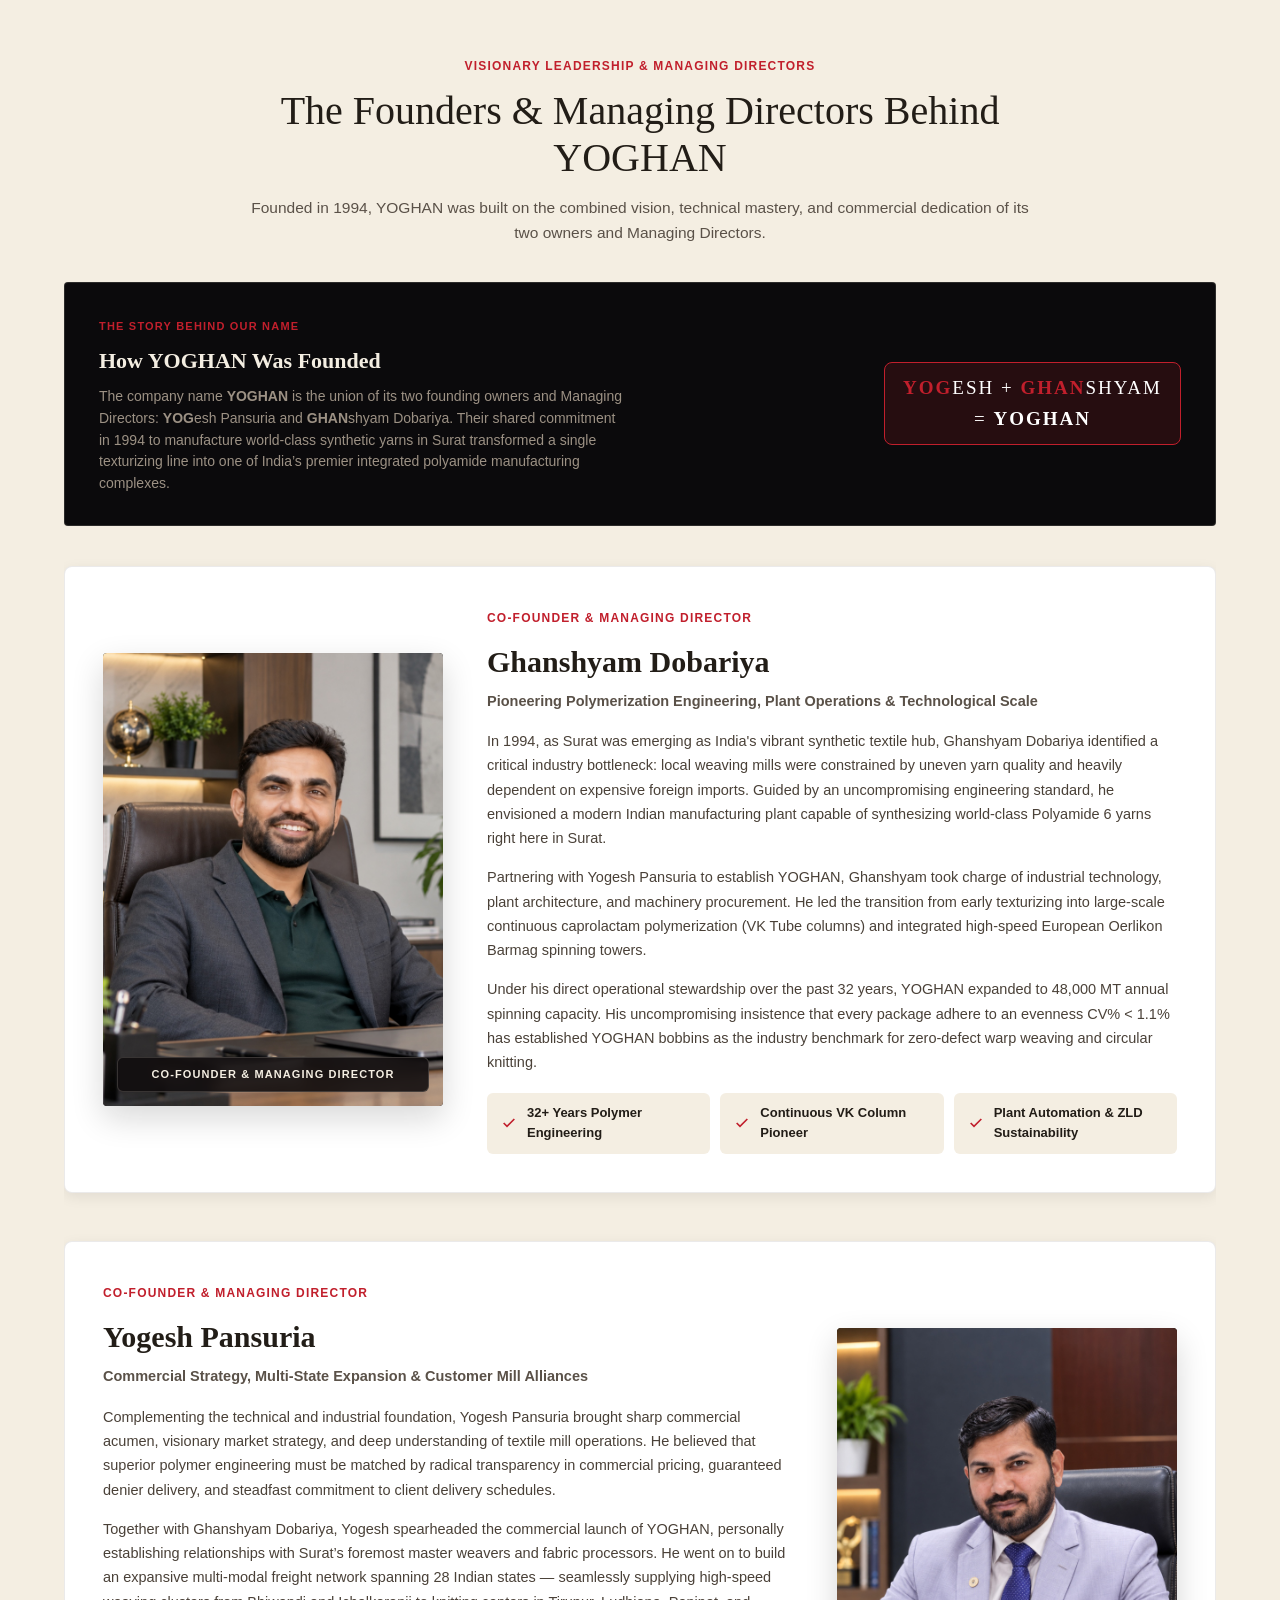
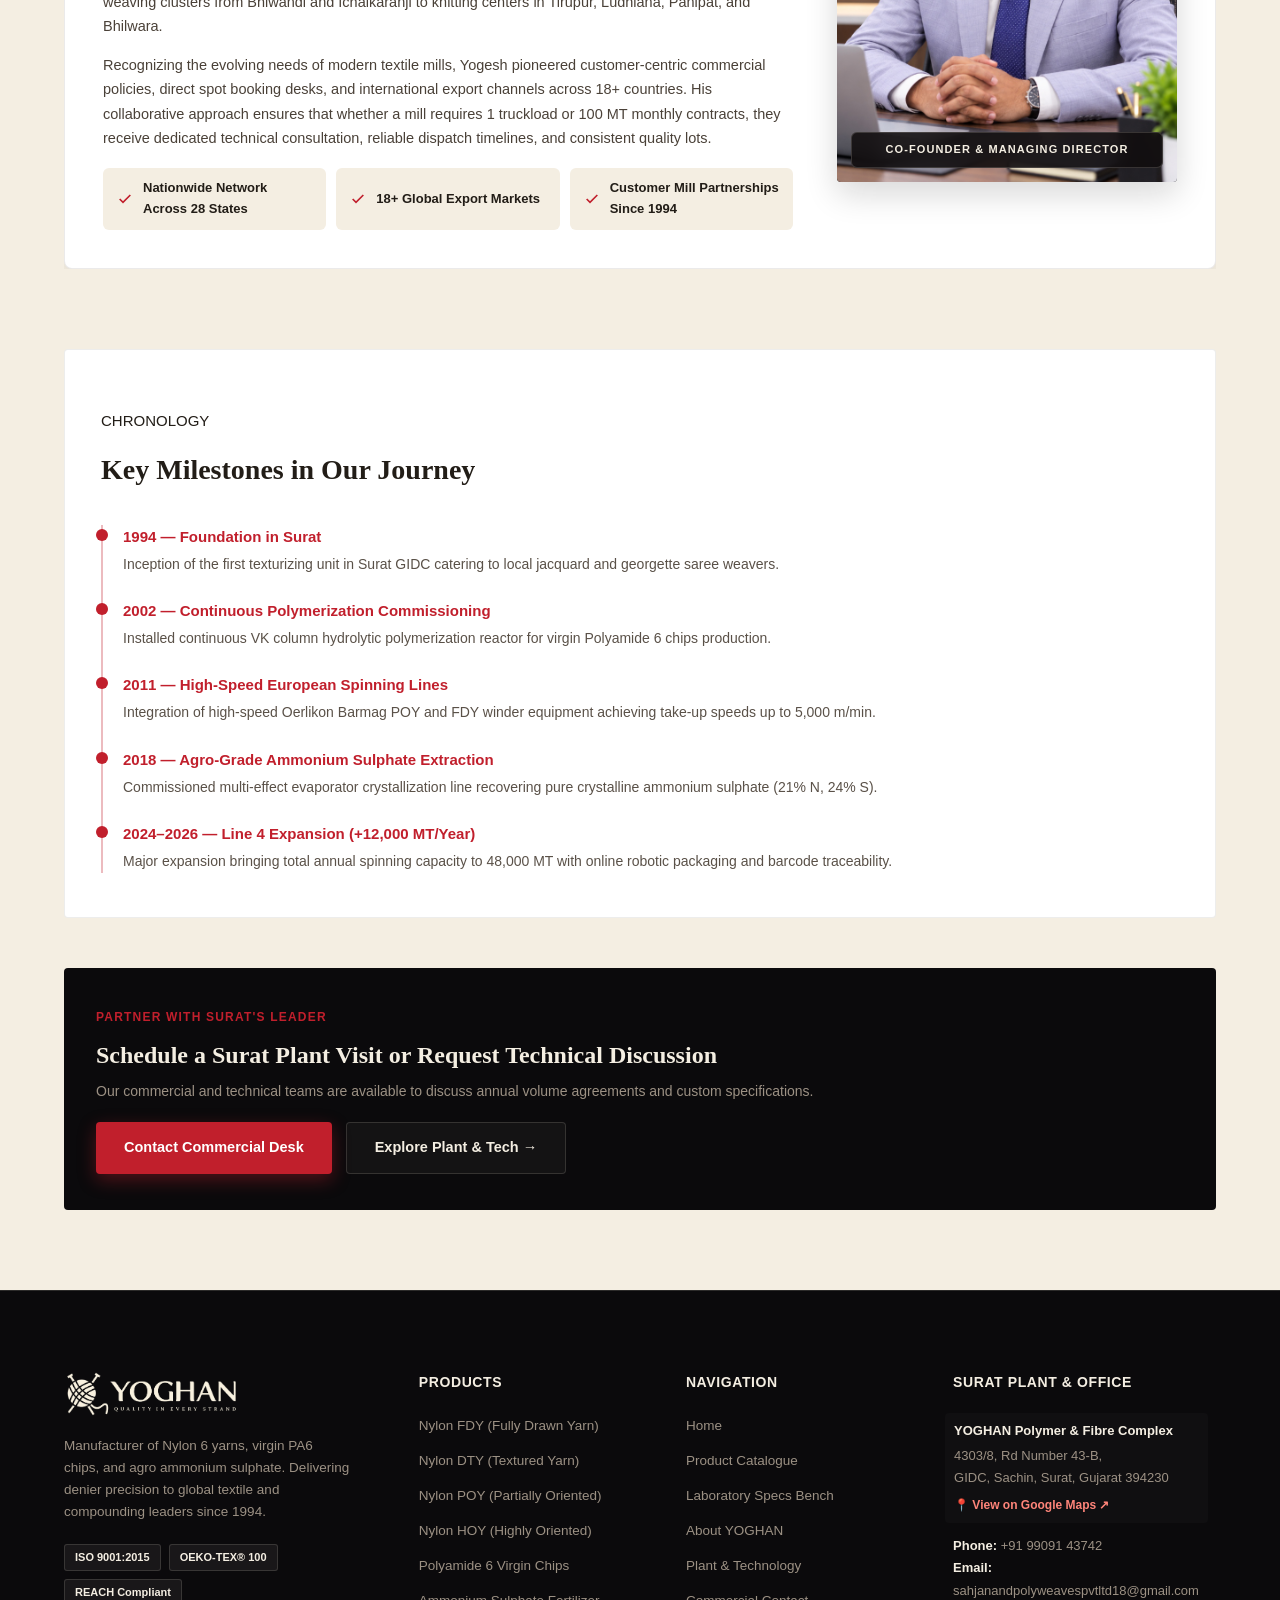
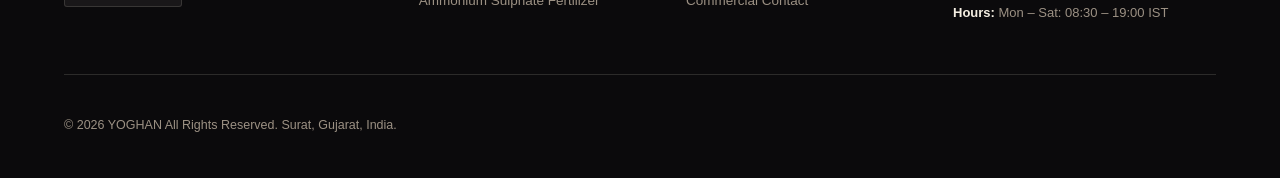
<file: about.html>
<!DOCTYPE html>
<html lang="en">
<head>
  <meta charset="UTF-8">
  <meta name="viewport" content="width=device-width, initial-scale=1, viewport-fit=cover">
  <title>About Us — YOGHAN Advanced Fibres & Polymers | Surat</title>
  <meta name="description" content="Discover YOGHAN's 32-year legacy in Surat, Gujarat — India's synthetic textile capital. Continuous caprolactam polymerization, ultra-high-speed spinning, and global certifications.">
  <!-- Security Headers for Static Commercial Website -->
  <meta http-equiv="X-Content-Type-Options" content="nosniff">
  <meta name="referrer" content="strict-origin-when-cross-origin">
  <meta http-equiv="Content-Security-Policy" content="default-src 'self' https: data: 'unsafe-inline' 'unsafe-eval'; img-src 'self' https: data: blob:; font-src 'self' https://fonts.gstatic.com data:; style-src 'self' 'unsafe-inline' https://fonts.googleapis.com;">
  <link rel="icon" type="image/svg+xml" href="assets/favicon.svg">
  <link rel="icon" type="image/png" sizes="32x32" href="assets/favicon-32x32.png">
  <link rel="icon" type="image/png" href="assets/favicon.png">
  <link rel="apple-touch-icon" href="assets/apple-touch-icon.png">
  <link rel="preconnect" href="https://fonts.googleapis.com">
  <link rel="preconnect" href="https://fonts.gstatic.com" crossorigin>
  <link href="https://fonts.googleapis.com/css2?family=Fraunces:ital,opsz,wght@0,9..144,300;0,9..144,400;0,9..144,500;0,9..144,600;0,9..144,700;1,9..144,400&family=Inter:wght@300;400;500;600;700&display=swap" rel="stylesheet">
  <link rel="stylesheet" href="style.css">
  <script>
    // Clean .html extension and /index.html from URL bar immediately without reload
    (function(){try{var p=window.location.pathname;if(p.endsWith('/index.html')){var c=p.replace(/\/index\.html$/,'/')+window.location.search+window.location.hash;window.history.replaceState(null,'',c)}else if(p.endsWith('.html')){var c=p.replace(/\.html$/,'')+window.location.search+window.location.hash;window.history.replaceState(null,'',c)}}catch(e){}})();
  </script>
</head>
<body>


  <!-- Header / Navigation -->
  <header class="nav" id="mainNavbar">
    <div class="nav-inner">
      <a class="brand" href="./" aria-label="YOGHAN Home">
        <img src="assets/logo-white.png" alt="YOGHAN" class="brand-logo-img">
      </a>

      <!-- Desktop Navigation Menu -->
      <nav class="nav-menu-wrapper" id="navLinks" aria-label="Main Navigation">
        <ul class="nav-links">
          <li class="nav-item">
            <a href="./" class="nav-link">Home</a>
          </li>
          <li class="nav-item">
            <a href="products" class="nav-link">Products</a>
          </li>
          <li class="nav-item">
            <a href="specifications" class="nav-link">Specifications</a>
          </li>
          <li class="nav-item">
            <a href="about" class="nav-link active">About Us</a>
          </li>
          <li class="nav-item">
            <a href="manufacturing" class="nav-link">Plant & Tech</a>
          </li>
          <li class="nav-item">
            <a href="contact" class="nav-link">Contact</a>
          </li>
        </ul>
      </nav>

      <!-- Action Buttons -->
      <div class="nav-actions">
        <button class="btn-estimator-nav" onclick="openCalculatorModal()" title="Calculate Yarn Yield & Denier">
          <svg viewBox="0 0 24 24" fill="none" stroke="currentColor" stroke-width="2"><rect x="4" y="2" width="16" height="20" rx="2"/><line x1="8" y1="6" x2="16" y2="6"/><line x1="16" y1="14" x2="16" y2="18"/><path d="M8 10h.01M12 10h.01M16 10h.01M8 14h.01M12 14h.01M8 18h.01M12 18h.01"/></svg>
          <span>Yarn Calculator</span>
        </button>
        <button class="nav-cta" onclick="openQuoteModal()">
          <span>Request a Quote</span>
          <svg class="cta-arrow" viewBox="0 0 24 24" fill="none" stroke="currentColor" stroke-width="2.2"><path d="M5 12h14M12 5l7 7-7 7"/></svg>
        </button>
        <!-- Mobile Menu Toggle Button -->
        <button class="nav-toggle" id="navToggle" aria-label="Toggle Navigation Menu" aria-expanded="false">
          <span class="bar bar-1"></span>
          <span class="bar bar-2"></span>
          <span class="bar bar-3"></span>
        </button>
      </div>
    </div>
  </header>

  <!-- Full-Screen Mobile Navigation Drawer -->
  <aside class="mobile-drawer" id="mobileDrawer" aria-label="Mobile Navigation" aria-hidden="true">
    <div class="mobile-drawer-header">
      <a class="brand" href="./" onclick="closeMobileNav()">
        <img src="assets/logo-white.png" alt="YOGHAN" class="brand-logo-img">
      </a>
      <button class="mobile-drawer-close" id="mobileDrawerClose" aria-label="Close navigation menu" onclick="closeMobileNav()">
        <svg viewBox="0 0 24 24" width="22" height="22" fill="none" stroke="currentColor" stroke-width="2.2"><path d="M18 6L6 18M6 6l12 12"/></svg>
      </button>
    </div>

    <div class="mobile-drawer-body">
      <ul class="mobile-nav-list">
        <li><a href="./" class="mobile-link" onclick="closeMobileNav()">Home <span class="arr">→</span></a></li>
        <li><a href="products" class="mobile-link" onclick="closeMobileNav()">All Products Catalogue <span class="arr">→</span></a></li>
        <li><a href="specifications" class="mobile-link" onclick="closeMobileNav()">Technical Lab Specs <span class="arr">→</span></a></li>
        <li><a href="about" class="mobile-link active" onclick="closeMobileNav()" style="color:var(--red);">About YOGHAN <span class="arr">→</span></a></li>
        <li><a href="manufacturing" class="mobile-link" onclick="closeMobileNav()">Surat Plant & Tech <span class="arr">→</span></a></li>
        <li><a href="contact" class="mobile-link" onclick="closeMobileNav()">Commercial Contact <span class="arr">→</span></a></li>
      </ul>

      <div class="mobile-drawer-actions">
        <button class="btn-primary w-full" onclick="openQuoteModal(); closeMobileNav();">Request Commercial Quote</button>
        <button class="btn-ghost w-full" onclick="openCalculatorModal(); closeMobileNav();">Yarn Yield Calculator</button>
      </div>

      <div class="mobile-drawer-contact">
        <p>Direct Surat Sales Desk: <strong><a href="tel:+919909143742" style="color: inherit; text-decoration: none;">+91 99091 43742</a></strong></p>
        <p>Email: <strong><a href="mailto:sahjanandpolyweavespvtltd18@gmail.com" style="color: inherit; text-decoration: none;">sahjanandpolyweavespvtltd18@gmail.com</a></strong></p>
        <p>Dispatches: <a href="https://maps.google.com/?q=4303%2F8%2C+Rd+Number+43-B%2C+GIDC%2C+Sachin%2C+Surat%2C+Gujarat+394230" target="_blank" rel="noopener noreferrer" style="color: inherit; text-decoration: underline;">4303/8, Rd Number 43-B, GIDC, Sachin, Surat ↗</a></p>
      </div>
    </div>
  </aside>

  <!-- Page Hero Header -->
  <section class="page-hero">
    <div class="page-hero-inner">
      <p class="kicker">THE YOGHAN HERITAGE</p>
      <h1>Three Decades at the Epicenter of India's Textile Capital</h1>
      <p>Established in Surat, Gujarat — the textile capital responsible for 40% of India's synthetic fabric — YOGHAN was founded with a singular ambition: to engineer polyamide yarns that match the highest European and Japanese spinning standards.</p>
    </div>
  </section>

  <!-- About Story Section -->
  <main class="about-page-main" style="padding: 60px 0 80px;">
    <div class="section-inner">
      
      <div class="about-grid">
        <div class="about-visual-col">
          <div class="about-image-card">
            <div class="visual-badge">EST. 1994 • SURAT</div>
            <div class="about-art-pattern">
              <svg viewBox="0 0 400 320" fill="none" class="about-diagram-svg">
                <circle cx="200" cy="160" r="120" stroke="rgba(244,238,226,0.12)" stroke-width="1.5"/>
                <circle cx="200" cy="160" r="80" stroke="rgba(244,238,226,0.15)" stroke-width="1.5"/>
                <circle cx="200" cy="160" r="40" stroke="rgba(193,31,44,0.4)" stroke-width="2"/>
                <path d="M60 160 L340 160" stroke="rgba(244,238,226,0.18)" stroke-width="1.5" stroke-dasharray="4 4"/>
                <path d="M200 20 L200 300" stroke="rgba(244,238,226,0.18)" stroke-width="1.5" stroke-dasharray="4 4"/>
                <path d="M80 80 Q 200 180 320 80" stroke="var(--red)" stroke-width="2" fill="none"/>
                <path d="M80 240 Q 200 140 320 240" stroke="#f4eee2" stroke-width="1.5" fill="none" opacity="0.6"/>
              </svg>
            </div>
            <div class="plant-quote-overlay">
              <span class="quote-mark">“</span>
              <p>Precision in polymer viscosity is what turns ordinary yarn into flawless fabric at 1,000 RPM on water jet looms.</p>
              <div class="quote-author">— Surat Engineering Operations</div>
            </div>
          </div>
        </div>

        <div class="about-text-col">
          <p class="kicker">COMMITTED TO SYNTHETIC EXCELLENCE</p>
          <h2>Pioneering Polyamide 6 Innovation Since 1994</h2>
          <p>
            What began as a single-line texturizing plant in Surat has grown into a fully integrated chemical and synthetic fibre manufacturing complex. We operate continuous caprolactam polymerization, ultra-high-speed spinning towers, and precision texturizing bays equipped with computerized optical inspection.
          </p>
          <p>
            Today, YOGHAN supplies continuous filament yarns and virgin polymer chips to premium fabric manufacturers across 28 Indian states, as well as export hubs across Asia, Europe, and the Middle East.
          </p>

          <div class="about-stat-grid" style="margin-top: 30px;">
            <div class="stat-card">
              <b class="stat-num"><span class="counter" data-target="32">0</span>+</b>
              <span class="stat-label">Years in Polymer Tech</span>
            </div>
            <div class="stat-card">
              <b class="stat-num"><span class="counter" data-target="48000">0</span> MT</b>
              <span class="stat-label">Yarn Capacity / Year</span>
            </div>
            <div class="stat-card">
              <b class="stat-num"><span class="counter" data-target="28">0</span> / 28</b>
              <span class="stat-label">Indian States Supplied</span>
            </div>
            <div class="stat-card">
              <b class="stat-num"><span class="counter" data-target="18">0</span>+</b>
              <span class="stat-label">Global Export Markets</span>
            </div>
          </div>
        </div>
      </div>

      <!-- Core Manufacturing Pillars -->
      <div style="margin-top: 80px;">
        <div class="section-head" style="text-align: center; max-width: 760px; margin: 0 auto 40px;">
          <p class="kicker">OUR OPERATIONAL VALUES</p>
          <h2>The Four Tenets of YOGHAN Production</h2>
          <p>From chemical feedstock synthesis to export palletizing, our operations adhere to uncompromising benchmarks.</p>
        </div>

        <div style="display: grid; grid-template-columns: repeat(auto-fit, minmax(260px, 1fr)); gap: 24px;">
          <div style="background: #fff; border: 1px solid rgba(34,29,23,0.08); padding: 32px 26px; border-radius: var(--radius-sm);">
            <div style="width: 44px; height: 44px; background: rgba(193,31,44,0.1); border-radius: 8px; display: flex; align-items: center; justify-content: center; color: var(--red); margin-bottom: 16px;">
              <svg viewBox="0 0 24 24" width="22" height="22" fill="none" stroke="currentColor" stroke-width="2"><circle cx="12" cy="12" r="10"/><path d="m9 12 2 2 4-4"/></svg>
            </div>
            <h3 style="font-size: 18px; margin: 0 0 10px; color: var(--ink-text);">Denier Precision & Evenness</h3>
            <p style="font-size: 14px; color: var(--ink-muted); margin: 0; line-height: 1.6;">Tight CV% &lt; 1.1 ensures streak-free weaving and warp preparation, eliminating barré defects in premium fabrics.</p>
          </div>

          <div style="background: #fff; border: 1px solid rgba(34,29,23,0.08); padding: 32px 26px; border-radius: var(--radius-sm);">
            <div style="width: 44px; height: 44px; background: rgba(193,31,44,0.1); border-radius: 8px; display: flex; align-items: center; justify-content: center; color: var(--red); margin-bottom: 16px;">
              <svg viewBox="0 0 24 24" width="22" height="22" fill="none" stroke="currentColor" stroke-width="2"><path d="M12 2v20M17 5H9.5a3.5 3.5 0 0 0 0 7h5a3.5 3.5 0 0 1 0 7H6"/></svg>
            </div>
            <h3 style="font-size: 18px; margin: 0 0 10px; color: var(--ink-text);">Full Chemical Integration</h3>
            <p style="font-size: 14px; color: var(--ink-muted); margin: 0; line-height: 1.6;">Direct caprolactam monomer polymerization guarantees absolute polymer purity without recycled contaminants.</p>
          </div>

          <div style="background: #fff; border: 1px solid rgba(34,29,23,0.08); padding: 32px 26px; border-radius: var(--radius-sm);">
            <div style="width: 44px; height: 44px; background: rgba(193,31,44,0.1); border-radius: 8px; display: flex; align-items: center; justify-content: center; color: var(--red); margin-bottom: 16px;">
              <svg viewBox="0 0 24 24" width="22" height="22" fill="none" stroke="currentColor" stroke-width="2"><path d="M21 16V8a2 2 0 0 0-1-1.73l-7-4a2 2 0 0 0-2 0l-7 4A2 2 0 0 0 3 8v8a2 2 0 0 0 1 1.73l7 4a2 2 0 0 0 2 0l7-4A2 2 0 0 0 21 16z"/></svg>
            </div>
            <h3 style="font-size: 18px; margin: 0 0 10px; color: var(--ink-text);">Zero Liquid Discharge (ZLD)</h3>
            <p style="font-size: 14px; color: var(--ink-muted); margin: 0; line-height: 1.6;">Responsible chemical recovery, caprolactam water recycling, and multi-stage biological effluent treatment.</p>
          </div>

          <div style="background: #fff; border: 1px solid rgba(34,29,23,0.08); padding: 32px 26px; border-radius: var(--radius-sm);">
            <div style="width: 44px; height: 44px; background: rgba(193,31,44,0.1); border-radius: 8px; display: flex; align-items: center; justify-content: center; color: var(--red); margin-bottom: 16px;">
              <svg viewBox="0 0 24 24" width="22" height="22" fill="none" stroke="currentColor" stroke-width="2"><path d="M12 22s8-4 8-10V5l-8-3-8 3v7c0 6 8 10 8 10z"/></svg>
            </div>
            <h3 style="font-size: 18px; margin: 0 0 10px; color: var(--ink-text);">Certified Quality Accreditations</h3>
            <p style="font-size: 14px; color: var(--ink-muted); margin: 0; line-height: 1.6;">OEKO-TEX® Standard 100 Class 1 (skin contact safe), ISO 9001:2015, and EU REACH compliance.</p>
          </div>
        </div>
      </div>

      <!-- ==================== CO-FOUNDERS & MANAGING DIRECTORS LEADERSHIP ==================== -->
      <section class="founders-leadership-section" style="margin-top: 80px;">
        <div class="section-head" style="text-align: center; max-width: 800px; margin: 0 auto 36px;">
          <p class="kicker">VISIONARY LEADERSHIP & MANAGING DIRECTORS</p>
          <h2>The Founders & Managing Directors Behind YOGHAN</h2>
          <p>Founded in 1994, YOGHAN was built on the combined vision, technical mastery, and commercial dedication of its two owners and Managing Directors.</p>
        </div>

        <!-- The Name Origin Banner -->
        <div class="name-origin-banner">
          <div class="name-origin-text">
            <span style="color: var(--red); font-size: 11px; font-weight: 700; letter-spacing: 1.2px; text-transform: uppercase;">THE STORY BEHIND OUR NAME</span>
            <h3>How YOGHAN Was Founded</h3>
            <p>
              The company name <strong>YOGHAN</strong> is the union of its two founding owners and Managing Directors: <strong>YOG</strong>esh Pansuria and <strong>GHAN</strong>shyam Dobariya. Their shared commitment in 1994 to manufacture world-class synthetic yarns in Surat transformed a single texturizing line into one of India’s premier integrated polyamide manufacturing complexes.
            </p>
          </div>
          <div class="name-origin-badge">
            <span>YOG</span>ESH + <span>GHAN</span>SHYAM<br>
            = <strong>YOGHAN</strong>
          </div>
        </div>

        <div class="founder-card-wrapper">
          
          <!-- PERSON 1: Ghanshyam Dobariya (Left Side Image, Right Side Details) -->
          <article class="founder-profile-card">
            <!-- Left Side Image -->
            <div class="founder-img-col">
              <div class="founder-img-box">
                <img src="assets/ghanshyam-dobariya.jpg" alt="Ghanshyam Dobariya — Co-Founder & Managing Director YOGHAN" loading="lazy">
                <div class="founder-img-badge">CO-FOUNDER & MANAGING DIRECTOR</div>
              </div>
            </div>

            <!-- Right Side Information -->
            <div class="founder-info-box">
              <span class="founder-role-tag">Co-Founder & Managing Director</span>
              <h3>Ghanshyam Dobariya</h3>
              <p class="founder-focus-title">Pioneering Polymerization Engineering, Plant Operations & Technological Scale</p>

              <p class="founder-story-p">
                In 1994, as Surat was emerging as India's vibrant synthetic textile hub, Ghanshyam Dobariya identified a critical industry bottleneck: local weaving mills were constrained by uneven yarn quality and heavily dependent on expensive foreign imports. Guided by an uncompromising engineering standard, he envisioned a modern Indian manufacturing plant capable of synthesizing world-class Polyamide 6 yarns right here in Surat.
              </p>
              <p class="founder-story-p">
                Partnering with Yogesh Pansuria to establish YOGHAN, Ghanshyam took charge of industrial technology, plant architecture, and machinery procurement. He led the transition from early texturizing into large-scale continuous caprolactam polymerization (VK Tube columns) and integrated high-speed European Oerlikon Barmag spinning towers.
              </p>
              <p class="founder-story-p">
                Under his direct operational stewardship over the past 32 years, YOGHAN expanded to 48,000 MT annual spinning capacity. His uncompromising insistence that every package adhere to an evenness CV% &lt; 1.1% has established YOGHAN bobbins as the industry benchmark for zero-defect warp weaving and circular knitting.
              </p>

              <ul class="founder-highlights-list">
                <li class="founder-highlight-item">
                  <svg viewBox="0 0 24 24" width="16" height="16" fill="none" stroke="currentColor" stroke-width="2.5"><path d="M20 6L9 17l-5-5"/></svg>
                  <span>32+ Years Polymer Engineering</span>
                </li>
                <li class="founder-highlight-item">
                  <svg viewBox="0 0 24 24" width="16" height="16" fill="none" stroke="currentColor" stroke-width="2.5"><path d="M20 6L9 17l-5-5"/></svg>
                  <span>Continuous VK Column Pioneer</span>
                </li>
                <li class="founder-highlight-item">
                  <svg viewBox="0 0 24 24" width="16" height="16" fill="none" stroke="currentColor" stroke-width="2.5"><path d="M20 6L9 17l-5-5"/></svg>
                  <span>Plant Automation & ZLD Sustainability</span>
                </li>
              </ul>
            </div>
          </article>

          <!-- PERSON 2: Yogesh Pansuria (Right Side Image, Left Side Details) -->
          <article class="founder-profile-card reverse">
            <!-- Left Side Information -->
            <div class="founder-info-box">
              <span class="founder-role-tag">Co-Founder & Managing Director</span>
              <h3>Yogesh Pansuria</h3>
              <p class="founder-focus-title">Commercial Strategy, Multi-State Expansion & Customer Mill Alliances</p>

              <p class="founder-story-p">
                Complementing the technical and industrial foundation, Yogesh Pansuria brought sharp commercial acumen, visionary market strategy, and deep understanding of textile mill operations. He believed that superior polymer engineering must be matched by radical transparency in commercial pricing, guaranteed denier delivery, and steadfast commitment to client delivery schedules.
              </p>
              <p class="founder-story-p">
                Together with Ghanshyam Dobariya, Yogesh spearheaded the commercial launch of YOGHAN, personally establishing relationships with Surat’s foremost master weavers and fabric processors. He went on to build an expansive multi-modal freight network spanning 28 Indian states — seamlessly supplying high-speed weaving clusters from Bhiwandi and Ichalkaranji to knitting centers in Tirupur, Ludhiana, Panipat, and Bhilwara.
              </p>
              <p class="founder-story-p">
                Recognizing the evolving needs of modern textile mills, Yogesh pioneered customer-centric commercial policies, direct spot booking desks, and international export channels across 18+ countries. His collaborative approach ensures that whether a mill requires 1 truckload or 100 MT monthly contracts, they receive dedicated technical consultation, reliable dispatch timelines, and consistent quality lots.
              </p>

              <ul class="founder-highlights-list">
                <li class="founder-highlight-item">
                  <svg viewBox="0 0 24 24" width="16" height="16" fill="none" stroke="currentColor" stroke-width="2.5"><path d="M20 6L9 17l-5-5"/></svg>
                  <span>Nationwide Network Across 28 States</span>
                </li>
                <li class="founder-highlight-item">
                  <svg viewBox="0 0 24 24" width="16" height="16" fill="none" stroke="currentColor" stroke-width="2.5"><path d="M20 6L9 17l-5-5"/></svg>
                  <span>18+ Global Export Markets</span>
                </li>
                <li class="founder-highlight-item">
                  <svg viewBox="0 0 24 24" width="16" height="16" fill="none" stroke="currentColor" stroke-width="2.5"><path d="M20 6L9 17l-5-5"/></svg>
                  <span>Customer Mill Partnerships Since 1994</span>
                </li>
              </ul>
            </div>

            <!-- Right Side Image -->
            <div class="founder-img-col">
              <div class="founder-img-box">
                <img src="assets/yogesh-pansuria.jpg" alt="Yogesh Pansuria — Co-Founder & Managing Director YOGHAN" loading="lazy">
                <div class="founder-img-badge">CO-FOUNDER & MANAGING DIRECTOR</div>
              </div>
            </div>
          </article>

        </div>
      </section>

      <!-- Historical Milestones Timeline -->
      <div style="margin-top: 80px; background: #fff; border: 1px solid rgba(34,29,23,0.08); border-radius: var(--radius-sm); padding: 44px 36px;">
        <p class="kicker">CHRONOLOGY</p>
        <h2 style="font-family: var(--serif); font-size: 28px; margin: 0 0 32px; color: var(--ink-text);">Key Milestones in Our Journey</h2>

        <div style="display: flex; flex-direction: column; gap: 24px; position: relative; padding-left: 20px; border-left: 2px solid rgba(193,31,44,0.3);">
          <div style="position: relative;">
            <span style="position: absolute; left: -27px; top: 4px; width: 12px; height: 12px; border-radius: 50%; background: var(--red);"></span>
            <strong style="color: var(--red); font-size: 15px;">1994 — Foundation in Surat</strong>
            <p style="font-size: 14px; color: var(--ink-muted); margin: 4px 0 0;">Inception of the first texturizing unit in Surat GIDC catering to local jacquard and georgette saree weavers.</p>
          </div>

          <div style="position: relative;">
            <span style="position: absolute; left: -27px; top: 4px; width: 12px; height: 12px; border-radius: 50%; background: var(--red);"></span>
            <strong style="color: var(--red); font-size: 15px;">2002 — Continuous Polymerization Commissioning</strong>
            <p style="font-size: 14px; color: var(--ink-muted); margin: 4px 0 0;">Installed continuous VK column hydrolytic polymerization reactor for virgin Polyamide 6 chips production.</p>
          </div>

          <div style="position: relative;">
            <span style="position: absolute; left: -27px; top: 4px; width: 12px; height: 12px; border-radius: 50%; background: var(--red);"></span>
            <strong style="color: var(--red); font-size: 15px;">2011 — High-Speed European Spinning Lines</strong>
            <p style="font-size: 14px; color: var(--ink-muted); margin: 4px 0 0;">Integration of high-speed Oerlikon Barmag POY and FDY winder equipment achieving take-up speeds up to 5,000 m/min.</p>
          </div>

          <div style="position: relative;">
            <span style="position: absolute; left: -27px; top: 4px; width: 12px; height: 12px; border-radius: 50%; background: var(--red);"></span>
            <strong style="color: var(--red); font-size: 15px;">2018 — Agro-Grade Ammonium Sulphate Extraction</strong>
            <p style="font-size: 14px; color: var(--ink-muted); margin: 4px 0 0;">Commissioned multi-effect evaporator crystallization line recovering pure crystalline ammonium sulphate (21% N, 24% S).</p>
          </div>

          <div style="position: relative;">
            <span style="position: absolute; left: -27px; top: 4px; width: 12px; height: 12px; border-radius: 50%; background: var(--red);"></span>
            <strong style="color: var(--red); font-size: 15px;">2024–2026 — Line 4 Expansion (+12,000 MT/Year)</strong>
            <p style="font-size: 14px; color: var(--ink-muted); margin: 4px 0 0;">Major expansion bringing total annual spinning capacity to 48,000 MT with online robotic packaging and barcode traceability.</p>
          </div>
        </div>
      </div>

      <!-- Action Box -->
      <div style="margin-top: 50px; background: var(--ink); color: #fff; padding: 36px 32px; border-radius: var(--radius-sm); display: flex; align-items: center; justify-content: space-between; flex-wrap: wrap; gap: 20px;">
        <div>
          <span style="color: var(--red); font-size: 12px; font-weight: 700; letter-spacing: 1.2px; text-transform: uppercase;">PARTNER WITH SURAT'S LEADER</span>
          <h3 style="font-family: var(--serif); font-size: 24px; margin: 8px 0 6px; color: var(--cream);">Schedule a Surat Plant Visit or Request Technical Discussion</h3>
          <p style="font-size: 14px; color: var(--ash); margin: 0;">Our commercial and technical teams are available to discuss annual volume agreements and custom specifications.</p>
        </div>
        <div style="display: flex; gap: 14px; flex-wrap: wrap;">
          <a href="contact" class="btn-primary" style="text-decoration:none;">Contact Commercial Desk</a>
          <a href="manufacturing" class="btn-ghost" style="text-decoration:none;">Explore Plant & Tech →</a>
        </div>
      </div>

    </div>
  </main>

  <!-- Quote Modal -->
  <div class="modal-overlay" id="quoteModal" aria-hidden="true" role="dialog">
    <div class="modal-card">
      <button class="modal-close" onclick="closeQuoteModal()" aria-label="Close modal">&times;</button>
      <div class="modal-header">
        <span class="modal-badge">COMMERCIAL INQUIRY</span>
        <h2>Request Price Quotation</h2>
        <p>Direct spot and contract volume quotes from our Surat manufacturing complex.</p>
      </div>

      <form id="quoteForm" onsubmit="handleQuoteSubmit(event)">
        <div class="form-row">
          <div class="form-group">
            <label for="quoteName">Full Name *</label>
            <input type="text" id="quoteName" required placeholder="e.g. Rajesh Shah">
          </div>
          <div class="form-group">
            <label for="quoteCompany">Company / Mill *</label>
            <input type="text" id="quoteCompany" required placeholder="e.g. Surat Weaving Mills Ltd.">
          </div>
        </div>
        <div class="form-row">
          <div class="form-group">
            <label for="quotePhone">Mobile / WhatsApp *</label>
            <input type="tel" id="quotePhone" required placeholder="+91 98250 12345">
          </div>
          <div class="form-group">
            <label for="quoteEmail">Official Email *</label>
            <input type="email" id="quoteEmail" required placeholder="procurement@company.com">
          </div>
        </div>
        <div class="form-row">
          <div class="form-group">
            <label for="quoteProduct">Selected Product *</label>
            <select id="quoteProduct" required onchange="handleProductChange(this.value)">
              <option value="Nylon 6 FDY Regular">Nylon 6 FDY (Fully Drawn Yarn)</option>
              <option value="Nylon 6 DTY Regular">Nylon 6 DTY (Textured Yarn)</option>
              <option value="Nylon 6 POY Regular">Nylon 6 POY (Partially Oriented)</option>
              <option value="Nylon 6 HOY Regular">Nylon 6 HOY (Highly Oriented)</option>
              <option value="Dope-Dyed Specialty Nylon">Dope-Dyed Specialty Colours</option>
              <option value="High-Tenacity Industrial Nylon">High-Tenacity Industrial Nylon</option>
              <option value="Polyamide 6 Chips (PA6)">Polyamide 6 Polymer Chips</option>
              <option value="Ammonium Sulphate">Ammonium Sulphate Fertilizer</option>
            </select>
          </div>
          <div class="form-group">
            <label for="quoteQty">Quantity (MT) *</label>
            <input type="number" id="quoteQty" min="1" step="0.5" required placeholder="Minimum 1 MT">
          </div>
        </div>
        <div class="form-group">
          <label for="quoteDestination">Delivery Destination *</label>
          <input type="text" id="quoteDestination" required placeholder="e.g. Surat / Bhiwandi / Mundra Port">
        </div>
        <div class="form-actions">
          <button type="button" class="btn-ghost" onclick="closeQuoteModal()">Cancel</button>
          <button type="submit" class="btn-primary">Submit Quotation Request</button>
        </div>
      </form>

      <div class="form-success-card" id="quoteSuccessMsg" style="display:none;">
        <div class="success-icon">✓</div>
        <h3>Quotation Request Submitted Successfully!</h3>
        <p>Reference <strong id="quoteRefNumber">#YOG-2026-948</strong>. Our commercial sales executive will connect on WhatsApp shortly.</p>
        <button class="btn-primary" onclick="closeQuoteModal()">Done</button>
      </div>
    </div>
  </div>

  <!-- Calculator Modal -->
  <div class="modal-overlay" id="calcModal" aria-hidden="true" role="dialog">
    <div class="modal-card">
      <button class="modal-close" onclick="closeCalculatorModal()" aria-label="Close calculator">&times;</button>
      <div class="modal-header">
        <span class="modal-badge">ENGINEERING TOOL</span>
        <h2>Yarn Yield & Conversion Calculator</h2>
      </div>
      <div class="calc-container">
        <div class="calc-inputs">
          <div class="form-group">
            <label for="calcDenier">Yarn Denier (D)</label>
            <input type="number" id="calcDenier" value="40" min="10" max="2000" oninput="runYarnCalculations()">
          </div>
          <div class="form-group">
            <label for="calcWeightKg">Yarn Weight (Kilograms)</label>
            <input type="number" id="calcWeightKg" value="1" min="0.1" step="0.5" oninput="runYarnCalculations()">
          </div>
        </div>
        <div class="calc-results-grid">
          <div class="calc-res-box">
            <span class="res-title">Linear Length</span>
            <span class="res-val" id="resMeters">225,000 m</span>
          </div>
          <div class="calc-res-box">
            <span class="res-title">Decitex (dtex)</span>
            <span class="res-val" id="resDtex">44.4 dtex</span>
          </div>
          <div class="calc-res-box">
            <span class="res-title">Cotton Count (Ne)</span>
            <span class="res-val" id="resNe">132.8 Ne</span>
          </div>
          <div class="calc-res-box">
            <span class="res-title">Metric Count (Nm)</span>
            <span class="res-val" id="resNm">225 Nm</span>
          </div>
        </div>
      </div>
      <div class="modal-footer-actions">
        <button class="btn-primary w-full" onclick="closeCalculatorModal(); openQuoteModal();">Request Pricing for This Denier →</button>
      </div>
    </div>
  </div>

  <!-- Toast Container -->
  <div class="toast-container" id="toastBox" aria-live="polite"></div>

  <!-- Footer -->
  <footer class="footer">
    <div class="footer-inner">
      <div class="footer-col brand-col">
        <a class="brand" href="./" aria-label="YOGHAN Home">
          <img src="assets/logo-white.png" alt="YOGHAN" class="brand-logo-img footer-logo-img">
        </a>
        <p class="footer-brand-desc">
          Manufacturer of Nylon 6 yarns, virgin PA6 chips, and agro ammonium sulphate. Delivering denier precision to global textile and compounding leaders since 1994.
        </p>
        <div class="iso-badges">
          <span class="iso-tag">ISO 9001:2015</span>
          <span class="iso-tag">OEKO-TEX® 100</span>
          <span class="iso-tag">REACH Compliant</span>
        </div>
      </div>

      <div class="footer-col">
        <h4>Products</h4>
        <ul class="footer-link-list">
          <li><a href="products">Nylon FDY (Fully Drawn Yarn)</a></li>
          <li><a href="products">Nylon DTY (Textured Yarn)</a></li>
          <li><a href="products">Nylon POY (Partially Oriented)</a></li>
          <li><a href="products">Nylon HOY (Highly Oriented)</a></li>
          <li><a href="products">Polyamide 6 Virgin Chips</a></li>
          <li><a href="products">Ammonium Sulphate Fertilizer</a></li>
        </ul>
      </div>

      <div class="footer-col">
        <h4>Navigation</h4>
        <ul class="footer-link-list">
          <li><a href="./">Home</a></li>
          <li><a href="products">Product Catalogue</a></li>
          <li><a href="specifications">Laboratory Specs Bench</a></li>
          <li><a href="about">About YOGHAN</a></li>
          <li><a href="manufacturing">Plant & Technology</a></li>
          <li><a href="contact">Commercial Contact</a></li>
        </ul>
      </div>

      <div class="footer-col">
        <h4>Surat Plant & Office</h4>
        <address class="footer-address">
          <a href="https://maps.google.com/?q=4303%2F8%2C+Rd+Number+43-B%2C+GIDC%2C+Sachin%2C+Surat%2C+Gujarat+394230" target="_blank" rel="noopener noreferrer" class="footer-map-link" title="Open Google Maps Location">
            <span class="footer-company-name">YOGHAN Polymer &amp; Fibre Complex</span><br>
            4303/8, Rd Number 43-B,<br>
            GIDC, Sachin, Surat, Gujarat 394230<br>
            <span class="footer-map-action">📍 View on Google Maps ↗</span>
          </a>
          <div class="footer-contact-details">
            <strong>Phone:</strong> <a href="tel:+919909143742" class="footer-inline-link">+91 99091 43742</a><br>
            <strong>Email:</strong> <a href="mailto:sahjanandpolyweavespvtltd18@gmail.com" class="footer-inline-link">sahjanandpolyweavespvtltd18@gmail.com</a><br>
            <strong>Hours:</strong> Mon – Sat: 08:30 – 19:00 IST
          </div>
        </address>
      </div>
    </div>

    <div class="footer-bottom-bar">
      <div class="footer-bottom-inner">
        <p>© 2026 YOGHAN All Rights Reserved. Surat, Gujarat, India.</p>
      </div>
    </div>
  </footer>

  <script src="products.js"></script>
  <script src="app.js"></script>
</body>
</html>
</file>
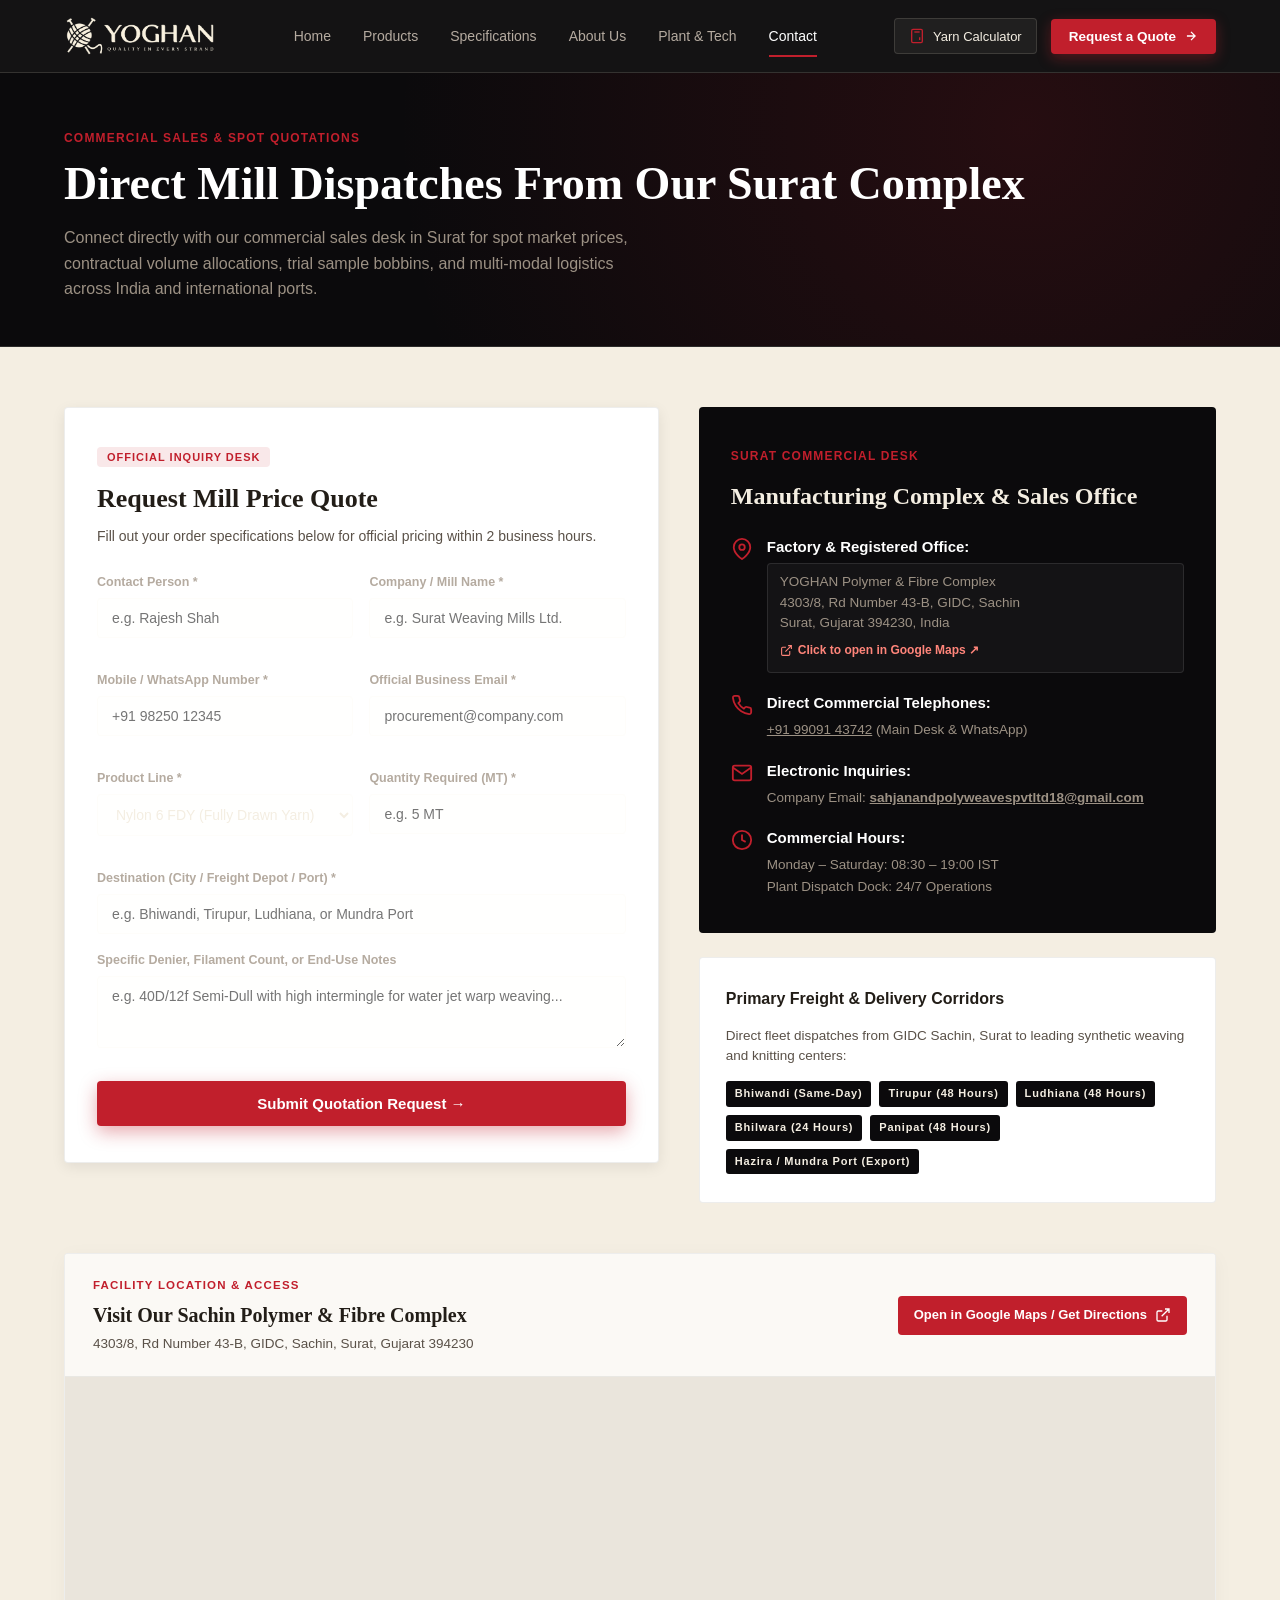
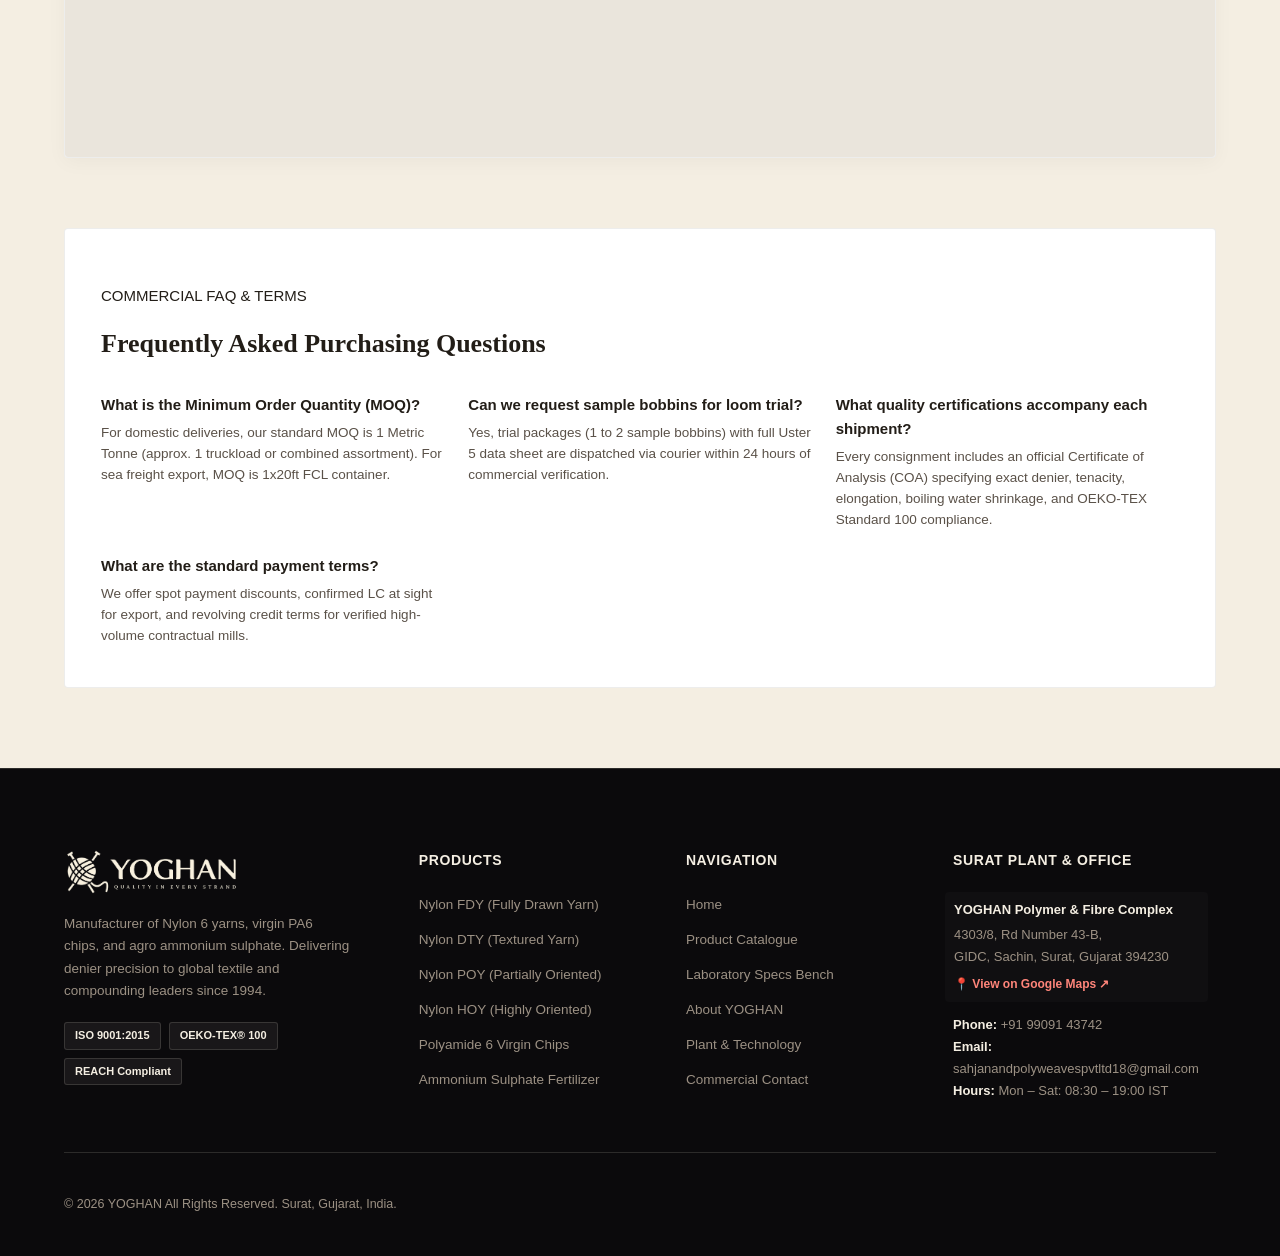
<file: contact.html>
<!DOCTYPE html>
<html lang="en">
<head>
  <meta charset="UTF-8">
  <meta name="viewport" content="width=device-width, initial-scale=1, viewport-fit=cover">
  <title>Commercial Contact & Spot Quote — YOGHAN Surat</title>
  <meta name="description" content="Contact YOGHAN's Surat commercial sales desk for spot mill rates, contract volume booking, trial sample bobbins, and domestic/export freight logistics.">
  <!-- Security Headers for Static Commercial Website -->
  <meta http-equiv="X-Content-Type-Options" content="nosniff">
  <meta name="referrer" content="strict-origin-when-cross-origin">
  <meta http-equiv="Content-Security-Policy" content="default-src 'self' https: data: 'unsafe-inline' 'unsafe-eval'; img-src 'self' https: data: blob:; font-src 'self' https://fonts.gstatic.com data:; style-src 'self' 'unsafe-inline' https://fonts.googleapis.com;">
  <link rel="icon" type="image/svg+xml" href="assets/favicon.svg">
  <link rel="icon" type="image/png" sizes="32x32" href="assets/favicon-32x32.png">
  <link rel="icon" type="image/png" href="assets/favicon.png">
  <link rel="apple-touch-icon" href="assets/apple-touch-icon.png">
  <link rel="preconnect" href="https://fonts.googleapis.com">
  <link rel="preconnect" href="https://fonts.gstatic.com" crossorigin>
  <link href="https://fonts.googleapis.com/css2?family=Fraunces:ital,opsz,wght@0,9..144,300;0,9..144,400;0,9..144,500;0,9..144,600;0,9..144,700;1,9..144,400&family=Inter:wght@300;400;500;600;700&display=swap" rel="stylesheet">
  <link rel="stylesheet" href="style.css">
  <script>
    // Clean .html extension and /index.html from URL bar immediately without reload
    (function(){try{var p=window.location.pathname;if(p.endsWith('/index.html')){var c=p.replace(/\/index\.html$/,'/')+window.location.search+window.location.hash;window.history.replaceState(null,'',c)}else if(p.endsWith('.html')){var c=p.replace(/\.html$/,'')+window.location.search+window.location.hash;window.history.replaceState(null,'',c)}}catch(e){}})();
  </script>
</head>
<body>


  <!-- Header / Navigation -->
  <header class="nav" id="mainNavbar">
    <div class="nav-inner">
      <a class="brand" href="./" aria-label="YOGHAN Home">
        <img src="assets/logo-white.png" alt="YOGHAN" class="brand-logo-img">
      </a>

      <!-- Desktop Navigation Menu -->
      <nav class="nav-menu-wrapper" id="navLinks" aria-label="Main Navigation">
        <ul class="nav-links">
          <li class="nav-item">
            <a href="./" class="nav-link">Home</a>
          </li>
          <li class="nav-item">
            <a href="products" class="nav-link">Products</a>
          </li>
          <li class="nav-item">
            <a href="specifications" class="nav-link">Specifications</a>
          </li>
          <li class="nav-item">
            <a href="about" class="nav-link">About Us</a>
          </li>
          <li class="nav-item">
            <a href="manufacturing" class="nav-link">Plant & Tech</a>
          </li>
          <li class="nav-item">
            <a href="contact" class="nav-link active">Contact</a>
          </li>
        </ul>
      </nav>

      <!-- Action Buttons -->
      <div class="nav-actions">
        <button class="btn-estimator-nav" onclick="openCalculatorModal()" title="Calculate Yarn Yield & Denier">
          <svg viewBox="0 0 24 24" fill="none" stroke="currentColor" stroke-width="2"><rect x="4" y="2" width="16" height="20" rx="2"/><line x1="8" y1="6" x2="16" y2="6"/><line x1="16" y1="14" x2="16" y2="18"/><path d="M8 10h.01M12 10h.01M16 10h.01M8 14h.01M12 14h.01M8 18h.01M12 18h.01"/></svg>
          <span>Yarn Calculator</span>
        </button>
        <button class="nav-cta" onclick="openQuoteModal()">
          <span>Request a Quote</span>
          <svg class="cta-arrow" viewBox="0 0 24 24" fill="none" stroke="currentColor" stroke-width="2.2"><path d="M5 12h14M12 5l7 7-7 7"/></svg>
        </button>
        <!-- Mobile Menu Toggle Button -->
        <button class="nav-toggle" id="navToggle" aria-label="Toggle Navigation Menu" aria-expanded="false">
          <span class="bar bar-1"></span>
          <span class="bar bar-2"></span>
          <span class="bar bar-3"></span>
        </button>
      </div>
    </div>
  </header>

  <!-- Full-Screen Mobile Navigation Drawer -->
  <aside class="mobile-drawer" id="mobileDrawer" aria-label="Mobile Navigation" aria-hidden="true">
    <div class="mobile-drawer-header">
      <a class="brand" href="./" onclick="closeMobileNav()">
        <img src="assets/logo-white.png" alt="YOGHAN" class="brand-logo-img">
      </a>
      <button class="mobile-drawer-close" id="mobileDrawerClose" aria-label="Close navigation menu" onclick="closeMobileNav()">
        <svg viewBox="0 0 24 24" width="22" height="22" fill="none" stroke="currentColor" stroke-width="2.2"><path d="M18 6L6 18M6 6l12 12"/></svg>
      </button>
    </div>

    <div class="mobile-drawer-body">
      <ul class="mobile-nav-list">
        <li><a href="./" class="mobile-link" onclick="closeMobileNav()">Home <span class="arr">→</span></a></li>
        <li><a href="products" class="mobile-link" onclick="closeMobileNav()">All Products Catalogue <span class="arr">→</span></a></li>
        <li><a href="specifications" class="mobile-link" onclick="closeMobileNav()">Technical Lab Specs <span class="arr">→</span></a></li>
        <li><a href="about" class="mobile-link" onclick="closeMobileNav()">About YOGHAN <span class="arr">→</span></a></li>
        <li><a href="manufacturing" class="mobile-link" onclick="closeMobileNav()">Surat Plant & Tech <span class="arr">→</span></a></li>
        <li><a href="contact" class="mobile-link active" onclick="closeMobileNav()" style="color:var(--red);">Commercial Contact <span class="arr">→</span></a></li>
      </ul>

      <div class="mobile-drawer-actions">
        <button class="btn-primary w-full" onclick="openQuoteModal(); closeMobileNav();">Request Commercial Quote</button>
        <button class="btn-ghost w-full" onclick="openCalculatorModal(); closeMobileNav();">Yarn Yield Calculator</button>
      </div>

      <div class="mobile-drawer-contact">
        <p>Direct Surat Sales Desk: <strong><a href="tel:+919909143742" style="color: inherit; text-decoration: none;">+91 99091 43742</a></strong></p>
        <p>Email: <strong><a href="mailto:sahjanandpolyweavespvtltd18@gmail.com" style="color: inherit; text-decoration: none;">sahjanandpolyweavespvtltd18@gmail.com</a></strong></p>
        <p>Dispatches: <a href="https://maps.google.com/?q=4303%2F8%2C+Rd+Number+43-B%2C+GIDC%2C+Sachin%2C+Surat%2C+Gujarat+394230" target="_blank" rel="noopener noreferrer" style="color: inherit; text-decoration: underline;">4303/8, Rd Number 43-B, GIDC, Sachin, Surat ↗</a></p>
      </div>
    </div>
  </aside>

  <!-- Page Hero Header -->
  <section class="page-hero">
    <div class="page-hero-inner">
      <p class="kicker">COMMERCIAL SALES & SPOT QUOTATIONS</p>
      <h1>Direct Mill Dispatches From Our Surat Complex</h1>
      <p>Connect directly with our commercial sales desk in Surat for spot market prices, contractual volume allocations, trial sample bobbins, and multi-modal logistics across India and international ports.</p>
    </div>
  </section>

  <!-- Commercial Contact Main Content -->
  <main class="contact-page-main" style="padding: 60px 0 80px;">
    <div class="section-inner">
      
      <div class="contact-grid-wrap">
        
        <!-- Column 1: Interactive Quotation Form -->
        <div style="background: #fff; border: 1px solid rgba(34,29,23,0.08); border-radius: var(--radius-sm); padding: 36px 32px; box-shadow: var(--shadow-sm);">
          <div style="margin-bottom: 24px;">
            <span class="badge-series" style="background:rgba(193,31,44,0.1); color:var(--red); font-size:11px; font-weight:700; padding:4px 10px; border-radius:4px; letter-spacing:1px;">OFFICIAL INQUIRY DESK</span>
            <h2 style="font-family:var(--serif); font-size: 26px; margin: 10px 0 6px; color: var(--ink-text);">Request Mill Price Quote</h2>
            <p style="font-size: 14px; color: var(--ink-muted); margin: 0;">Fill out your order specifications below for official pricing within 2 business hours.</p>
          </div>

          <form id="contactPageQuoteForm" onsubmit="handleContactPageSubmit(event)">
            <div class="form-row">
              <div class="form-group">
                <label for="cName">Contact Person *</label>
                <input type="text" id="cName" required placeholder="e.g. Rajesh Shah">
              </div>
              <div class="form-group">
                <label for="cCompany">Company / Mill Name *</label>
                <input type="text" id="cCompany" required placeholder="e.g. Surat Weaving Mills Ltd.">
              </div>
            </div>

            <div class="form-row">
              <div class="form-group">
                <label for="cPhone">Mobile / WhatsApp Number *</label>
                <input type="tel" id="cPhone" required placeholder="+91 98250 12345">
              </div>
              <div class="form-group">
                <label for="cEmail">Official Business Email *</label>
                <input type="email" id="cEmail" required placeholder="procurement@company.com">
              </div>
            </div>

            <div class="form-row">
              <div class="form-group">
                <label for="cProduct">Product Line *</label>
                <select id="cProduct" required>
                  <option value="Nylon 6 FDY Regular">Nylon 6 FDY (Fully Drawn Yarn)</option>
                  <option value="Nylon 6 DTY Regular">Nylon 6 DTY (Textured Yarn)</option>
                  <option value="Nylon 6 POY Regular">Nylon 6 POY (Partially Oriented)</option>
                  <option value="Nylon 6 HOY Regular">Nylon 6 HOY (Highly Oriented)</option>
                  <option value="Dope-Dyed Specialty Nylon">Dope-Dyed Specialty Colours</option>
                  <option value="High-Tenacity Industrial Nylon">High-Tenacity Industrial Nylon</option>
                  <option value="Polyamide 6 Chips (PA6)">Polyamide 6 Polymer Chips</option>
                  <option value="Ammonium Sulphate">Ammonium Sulphate Fertilizer</option>
                </select>
              </div>
              <div class="form-group">
                <label for="cQty">Quantity Required (MT) *</label>
                <input type="number" id="cQty" min="1" step="0.5" required placeholder="e.g. 5 MT">
              </div>
            </div>

            <div class="form-group">
              <label for="cDestination">Destination (City / Freight Depot / Port) *</label>
              <input type="text" id="cDestination" required placeholder="e.g. Bhiwandi, Tirupur, Ludhiana, or Mundra Port">
            </div>

            <div class="form-group">
              <label for="cNotes">Specific Denier, Filament Count, or End-Use Notes</label>
              <textarea id="cNotes" rows="3" placeholder="e.g. 40D/12f Semi-Dull with high intermingle for water jet warp weaving..."></textarea>
            </div>

            <button type="submit" class="btn-primary w-full" style="padding: 14px; font-size: 15px; margin-top: 10px;">
              Submit Quotation Request →
            </button>
          </form>

          <div class="form-success-card" id="contactSuccessMsg" style="display:none; margin-top: 20px;">
            <div class="success-icon">✓</div>
            <h3>Quotation Request Dispatched to Commercial Desk!</h3>
            <p>Inquiry reference <strong id="contactRefNumber">#YOG-2026-COMM-104</strong>. Our senior sales executive will contact you via WhatsApp and email within 2 hours.</p>
            <button class="btn-primary" onclick="resetContactForm()">Submit Another Inquiry</button>
          </div>
        </div>

        <!-- Column 2: Commercial Office & Plant Details -->
        <div>
          <!-- Commercial Desk Card -->
          <div style="background: var(--ink); color: #fff; padding: 36px 32px; border-radius: var(--radius-sm); margin-bottom: 24px;">
            <span style="color: var(--red); font-size: 12px; font-weight: 700; letter-spacing: 1.2px; text-transform: uppercase;">SURAT COMMERCIAL DESK</span>
            <h3 style="font-family: var(--serif); font-size: 24px; margin: 10px 0 20px; color: var(--cream);">Manufacturing Complex & Sales Office</h3>

            <div style="display: flex; flex-direction: column; gap: 18px;">
              <div style="display: flex; gap: 14px; align-items: flex-start;">
                <svg viewBox="0 0 24 24" width="22" height="22" fill="none" stroke="var(--red)" stroke-width="2" style="flex-shrink:0; margin-top:3px;"><path d="M21 10c0 7-9 13-9 13s-9-6-9-13a9 9 0 0 1 18 0z"/><circle cx="12" cy="10" r="3"/></svg>
                <div style="flex: 1;">
                  <strong style="color: #fff; display:block; margin-bottom:4px;">Factory & Registered Office:</strong>
                  <a href="https://maps.google.com/?q=4303%2F8%2C+Rd+Number+43-B%2C+GIDC%2C+Sachin%2C+Surat%2C+Gujarat+394230" target="_blank" rel="noopener noreferrer" class="contact-map-direct-link" title="Open 4303/8, Rd Number 43-B, GIDC, Sachin in Google Maps">
                    <span style="color: var(--ash); font-size: 13.5px; line-height: 1.5; display:block;">
                      YOGHAN Polymer &amp; Fibre Complex<br>
                      4303/8, Rd Number 43-B, GIDC, Sachin<br>
                      Surat, Gujarat 394230, India
                    </span>
                    <span class="click-map-badge">
                      <svg viewBox="0 0 24 24" width="13" height="13" fill="none" stroke="currentColor" stroke-width="2"><path d="M18 13v6a2 2 0 0 1-2 2H5a2 2 0 0 1-2-2V8a2 2 0 0 1 2-2h6M15 3h6v6M10 14L21 3"/></svg>
                      Click to open in Google Maps ↗
                    </span>
                  </a>
                </div>
              </div>

              <div style="display: flex; gap: 14px; align-items: flex-start;">
                <svg viewBox="0 0 24 24" width="22" height="22" fill="none" stroke="var(--red)" stroke-width="2" style="flex-shrink:0; margin-top:3px;"><path d="M22 16.92v3a2 2 0 0 1-2.18 2 19.79 19.79 0 0 1-8.63-3.07 19.5 19.5 0 0 1-6-6 19.79 19.79 0 0 1-3.07-8.67A2 2 0 0 1 4.11 2h3a2 2 0 0 1 2 1.72 12.84 12.84 0 0 0 .7 2.81 2 2 0 0 1-.45 2.11L8.09 9.91a16 16 0 0 0 6 6l1.27-1.27a2 2 0 0 1 2.11-.45 12.84 12.84 0 0 0 2.81.7A2 2 0 0 1 22 16.92z"/></svg>
                <div>
                  <strong style="color: #fff; display:block; margin-bottom:4px;">Direct Commercial Telephones:</strong>
                  <span style="color: var(--ash); font-size: 13.5px; display:block;"><a href="tel:+919909143742" style="color: inherit; text-decoration: underline;">+91 99091 43742</a> (Main Desk &amp; WhatsApp)</span>
                </div>
              </div>

              <div style="display: flex; gap: 14px; align-items: flex-start;">
                <svg viewBox="0 0 24 24" width="22" height="22" fill="none" stroke="var(--red)" stroke-width="2" style="flex-shrink:0; margin-top:3px;"><path d="M4 4h16c1.1 0 2 .9 2 2v12c0 1.1-.9 2-2 2H4c-1.1 0-2-.9-2-2V6c0-1.1.9-2 2-2z"/><polyline points="22,6 12,13 2,6"/></svg>
                <div>
                  <strong style="color: #fff; display:block; margin-bottom:4px;">Electronic Inquiries:</strong>
                  <span style="color: var(--ash); font-size: 13.5px; display:block;">Company Email: <strong><a href="mailto:sahjanandpolyweavespvtltd18@gmail.com" style="color: inherit; text-decoration: underline;">sahjanandpolyweavespvtltd18@gmail.com</a></strong></span>
                </div>
              </div>

              <div style="display: flex; gap: 14px; align-items: flex-start;">
                <svg viewBox="0 0 24 24" width="22" height="22" fill="none" stroke="var(--red)" stroke-width="2" style="flex-shrink:0; margin-top:3px;"><circle cx="12" cy="12" r="10"/><polyline points="12 6 12 12 16 14"/></svg>
                <div>
                  <strong style="color: #fff; display:block; margin-bottom:4px;">Commercial Hours:</strong>
                  <span style="color: var(--ash); font-size: 13.5px; display:block;">Monday – Saturday: 08:30 – 19:00 IST</span>
                  <span style="color: var(--ash); font-size: 13.5px; display:block;">Plant Dispatch Dock: 24/7 Operations</span>
                </div>
              </div>
            </div>
          </div>

          <!-- Logistics Corridors Card -->
          <div style="background: #fff; border: 1px solid rgba(34,29,23,0.08); border-radius: var(--radius-sm); padding: 28px 26px;">
            <strong style="font-size: 16px; color: var(--ink-text); display: block; margin-bottom: 10px;">Primary Freight & Delivery Corridors</strong>
            <p style="font-size: 13.5px; color: var(--ink-muted); margin-bottom: 14px; line-height: 1.55;">Direct fleet dispatches from GIDC Sachin, Surat to leading synthetic weaving and knitting centers:</p>
            <div style="display: flex; flex-wrap: wrap; gap: 8px;">
              <span class="badge-series">Bhiwandi (Same-Day)</span>
              <span class="badge-series">Tirupur (48 Hours)</span>
              <span class="badge-series">Ludhiana (48 Hours)</span>
              <span class="badge-series">Bhilwara (24 Hours)</span>
              <span class="badge-series">Panipat (48 Hours)</span>
              <span class="badge-series">Hazira / Mundra Port (Export)</span>
            </div>
          </div>
        </div>

      </div>

      <!-- Interactive Google Maps Section -->
      <div class="contact-map-section">
        <div class="contact-map-header">
          <div class="contact-map-header-text">
            <span class="strip-kicker" style="margin-bottom: 4px;">FACILITY LOCATION &amp; ACCESS</span>
            <h3>Visit Our Sachin Polymer &amp; Fibre Complex</h3>
            <p>4303/8, Rd Number 43-B, GIDC, Sachin, Surat, Gujarat 394230</p>
          </div>
          <a href="https://maps.google.com/?q=4303%2F8%2C+Rd+Number+43-B%2C+GIDC%2C+Sachin%2C+Surat%2C+Gujarat+394230" target="_blank" rel="noopener noreferrer" class="contact-map-btn" title="Open Google Maps for Directions">
            <span>Open in Google Maps / Get Directions</span>
            <svg viewBox="0 0 24 24" width="16" height="16" fill="none" stroke="currentColor" stroke-width="2"><path d="M18 13v6a2 2 0 0 1-2 2H5a2 2 0 0 1-2-2V8a2 2 0 0 1 2-2h6M15 3h6v6M10 14L21 3"/></svg>
          </a>
        </div>
        <div class="contact-map-frame-wrap">
          <iframe 
            src="https://maps.google.com/maps?q=4303%2F8%2C+Rd+Number+43-B%2C+GIDC%2C+Sachin%2C+Surat%2C+Gujarat+394230&amp;t=&amp;z=16&amp;ie=UTF8&amp;iwloc=&amp;output=embed" 
            title="YOGHAN Manufacturing Location Map — GIDC Sachin, Surat"
            loading="lazy" 
            referrerpolicy="no-referrer-when-downgrade" 
            allowfullscreen>
          </iframe>
        </div>
      </div>

      <!-- FAQ Accordion / Commercial Terms -->
      <div style="margin-top: 70px; background: #fff; border: 1px solid rgba(34,29,23,0.08); border-radius: var(--radius-sm); padding: 40px 36px;">
        <p class="kicker">COMMERCIAL FAQ & TERMS</p>
        <h2 style="font-family: var(--serif); font-size: 26px; margin: 0 0 28px; color: var(--ink-text);">Frequently Asked Purchasing Questions</h2>

        <div style="display: grid; grid-template-columns: repeat(auto-fit, minmax(280px, 1fr)); gap: 24px;">
          <div>
            <strong style="color: var(--ink-text); font-size: 15px; display: block; margin-bottom: 6px;">What is the Minimum Order Quantity (MOQ)?</strong>
            <p style="font-size: 13.5px; color: var(--ink-muted); margin: 0; line-height: 1.55;">For domestic deliveries, our standard MOQ is 1 Metric Tonne (approx. 1 truckload or combined assortment). For sea freight export, MOQ is 1x20ft FCL container.</p>
          </div>

          <div>
            <strong style="color: var(--ink-text); font-size: 15px; display: block; margin-bottom: 6px;">Can we request sample bobbins for loom trial?</strong>
            <p style="font-size: 13.5px; color: var(--ink-muted); margin: 0; line-height: 1.55;">Yes, trial packages (1 to 2 sample bobbins) with full Uster 5 data sheet are dispatched via courier within 24 hours of commercial verification.</p>
          </div>

          <div>
            <strong style="color: var(--ink-text); font-size: 15px; display: block; margin-bottom: 6px;">What quality certifications accompany each shipment?</strong>
            <p style="font-size: 13.5px; color: var(--ink-muted); margin: 0; line-height: 1.55;">Every consignment includes an official Certificate of Analysis (COA) specifying exact denier, tenacity, elongation, boiling water shrinkage, and OEKO-TEX Standard 100 compliance.</p>
          </div>

          <div>
            <strong style="color: var(--ink-text); font-size: 15px; display: block; margin-bottom: 6px;">What are the standard payment terms?</strong>
            <p style="font-size: 13.5px; color: var(--ink-muted); margin: 0; line-height: 1.55;">We offer spot payment discounts, confirmed LC at sight for export, and revolving credit terms for verified high-volume contractual mills.</p>
          </div>
        </div>
      </div>

    </div>
  </main>

  <!-- Calculator Modal -->
  <div class="modal-overlay" id="calcModal" aria-hidden="true" role="dialog">
    <div class="modal-card">
      <button class="modal-close" onclick="closeCalculatorModal()" aria-label="Close calculator">&times;</button>
      <div class="modal-header">
        <span class="modal-badge">ENGINEERING TOOL</span>
        <h2>Yarn Yield & Conversion Calculator</h2>
      </div>
      <div class="calc-container">
        <div class="calc-inputs">
          <div class="form-group">
            <label for="calcDenier">Yarn Denier (D)</label>
            <input type="number" id="calcDenier" value="40" min="10" max="2000" oninput="runYarnCalculations()">
          </div>
          <div class="form-group">
            <label for="calcWeightKg">Yarn Weight (Kilograms)</label>
            <input type="number" id="calcWeightKg" value="1" min="0.1" step="0.5" oninput="runYarnCalculations()">
          </div>
        </div>
        <div class="calc-results-grid">
          <div class="calc-res-box">
            <span class="res-title">Linear Length</span>
            <span class="res-val" id="resMeters">225,000 m</span>
          </div>
          <div class="calc-res-box">
            <span class="res-title">Decitex (dtex)</span>
            <span class="res-val" id="resDtex">44.4 dtex</span>
          </div>
          <div class="calc-res-box">
            <span class="res-title">Cotton Count (Ne)</span>
            <span class="res-val" id="resNe">132.8 Ne</span>
          </div>
          <div class="calc-res-box">
            <span class="res-title">Metric Count (Nm)</span>
            <span class="res-val" id="resNm">225 Nm</span>
          </div>
        </div>
      </div>
      <div class="modal-footer-actions">
        <button class="btn-primary w-full" onclick="closeCalculatorModal();">Done</button>
      </div>
    </div>
  </div>

  <!-- Toast Container -->
  <div class="toast-container" id="toastBox" aria-live="polite"></div>

  <!-- Footer -->
  <footer class="footer">
    <div class="footer-inner">
      <div class="footer-col brand-col">
        <a class="brand" href="./" aria-label="YOGHAN Home">
          <img src="assets/logo-white.png" alt="YOGHAN" class="brand-logo-img footer-logo-img">
        </a>
        <p class="footer-brand-desc">
          Manufacturer of Nylon 6 yarns, virgin PA6 chips, and agro ammonium sulphate. Delivering denier precision to global textile and compounding leaders since 1994.
        </p>
        <div class="iso-badges">
          <span class="iso-tag">ISO 9001:2015</span>
          <span class="iso-tag">OEKO-TEX® 100</span>
          <span class="iso-tag">REACH Compliant</span>
        </div>
      </div>

      <div class="footer-col">
        <h4>Products</h4>
        <ul class="footer-link-list">
          <li><a href="products">Nylon FDY (Fully Drawn Yarn)</a></li>
          <li><a href="products">Nylon DTY (Textured Yarn)</a></li>
          <li><a href="products">Nylon POY (Partially Oriented)</a></li>
          <li><a href="products">Nylon HOY (Highly Oriented)</a></li>
          <li><a href="products">Polyamide 6 Virgin Chips</a></li>
          <li><a href="products">Ammonium Sulphate Fertilizer</a></li>
        </ul>
      </div>

      <div class="footer-col">
        <h4>Navigation</h4>
        <ul class="footer-link-list">
          <li><a href="./">Home</a></li>
          <li><a href="products">Product Catalogue</a></li>
          <li><a href="specifications">Laboratory Specs Bench</a></li>
          <li><a href="about">About YOGHAN</a></li>
          <li><a href="manufacturing">Plant & Technology</a></li>
          <li><a href="contact">Commercial Contact</a></li>
        </ul>
      </div>

      <div class="footer-col">
        <h4>Surat Plant & Office</h4>
        <address class="footer-address">
          <a href="https://maps.google.com/?q=4303%2F8%2C+Rd+Number+43-B%2C+GIDC%2C+Sachin%2C+Surat%2C+Gujarat+394230" target="_blank" rel="noopener noreferrer" class="footer-map-link" title="Open Google Maps Location">
            <span class="footer-company-name">YOGHAN Polymer &amp; Fibre Complex</span><br>
            4303/8, Rd Number 43-B,<br>
            GIDC, Sachin, Surat, Gujarat 394230<br>
            <span class="footer-map-action">📍 View on Google Maps ↗</span>
          </a>
          <div class="footer-contact-details">
            <strong>Phone:</strong> <a href="tel:+919909143742" class="footer-inline-link">+91 99091 43742</a><br>
            <strong>Email:</strong> <a href="mailto:sahjanandpolyweavespvtltd18@gmail.com" class="footer-inline-link">sahjanandpolyweavespvtltd18@gmail.com</a><br>
            <strong>Hours:</strong> Mon – Sat: 08:30 – 19:00 IST
          </div>
        </address>
      </div>
    </div>

    <div class="footer-bottom-bar">
      <div class="footer-bottom-inner">
        <p>© 2026 YOGHAN All Rights Reserved. Surat, Gujarat, India.</p>
      </div>
    </div>
  </footer>

  <script src="products.js"></script>
  <script src="app.js"></script>
  <script>
    function handleContactPageSubmit(e) {
      e.preventDefault();
      const refId = `#YOG-2026-COMM-${Math.floor(100 + Math.random() * 900)}`;
      document.getElementById('contactRefNumber').textContent = refId;
      document.getElementById('contactPageQuoteForm').style.display = 'none';
      document.getElementById('contactSuccessMsg').style.display = 'block';
      showToast(`Inquiry ${refId} received! Commercial sales will connect shortly.`);
    }
    function resetContactForm() {
      document.getElementById('contactPageQuoteForm').reset();
      document.getElementById('contactPageQuoteForm').style.display = 'block';
      document.getElementById('contactSuccessMsg').style.display = 'none';
    }
  </script>
</body>
</html>
</file>
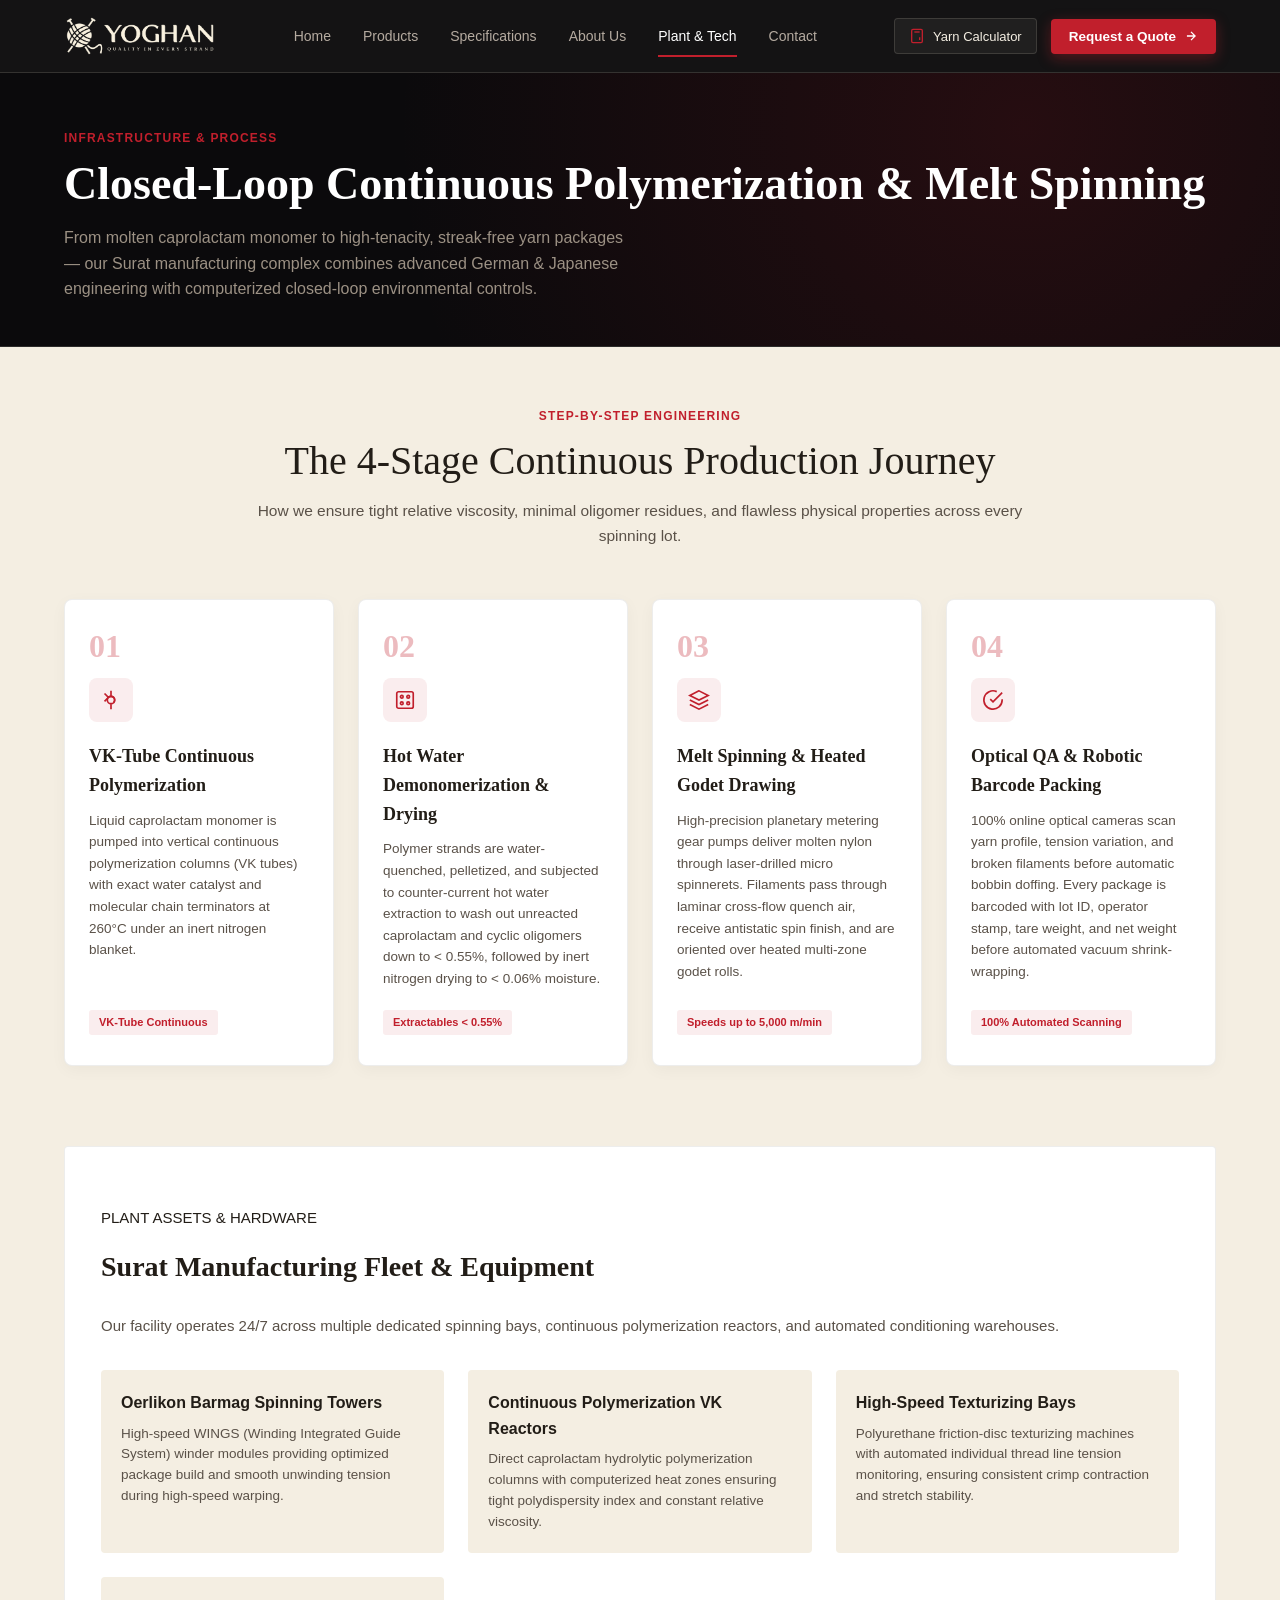
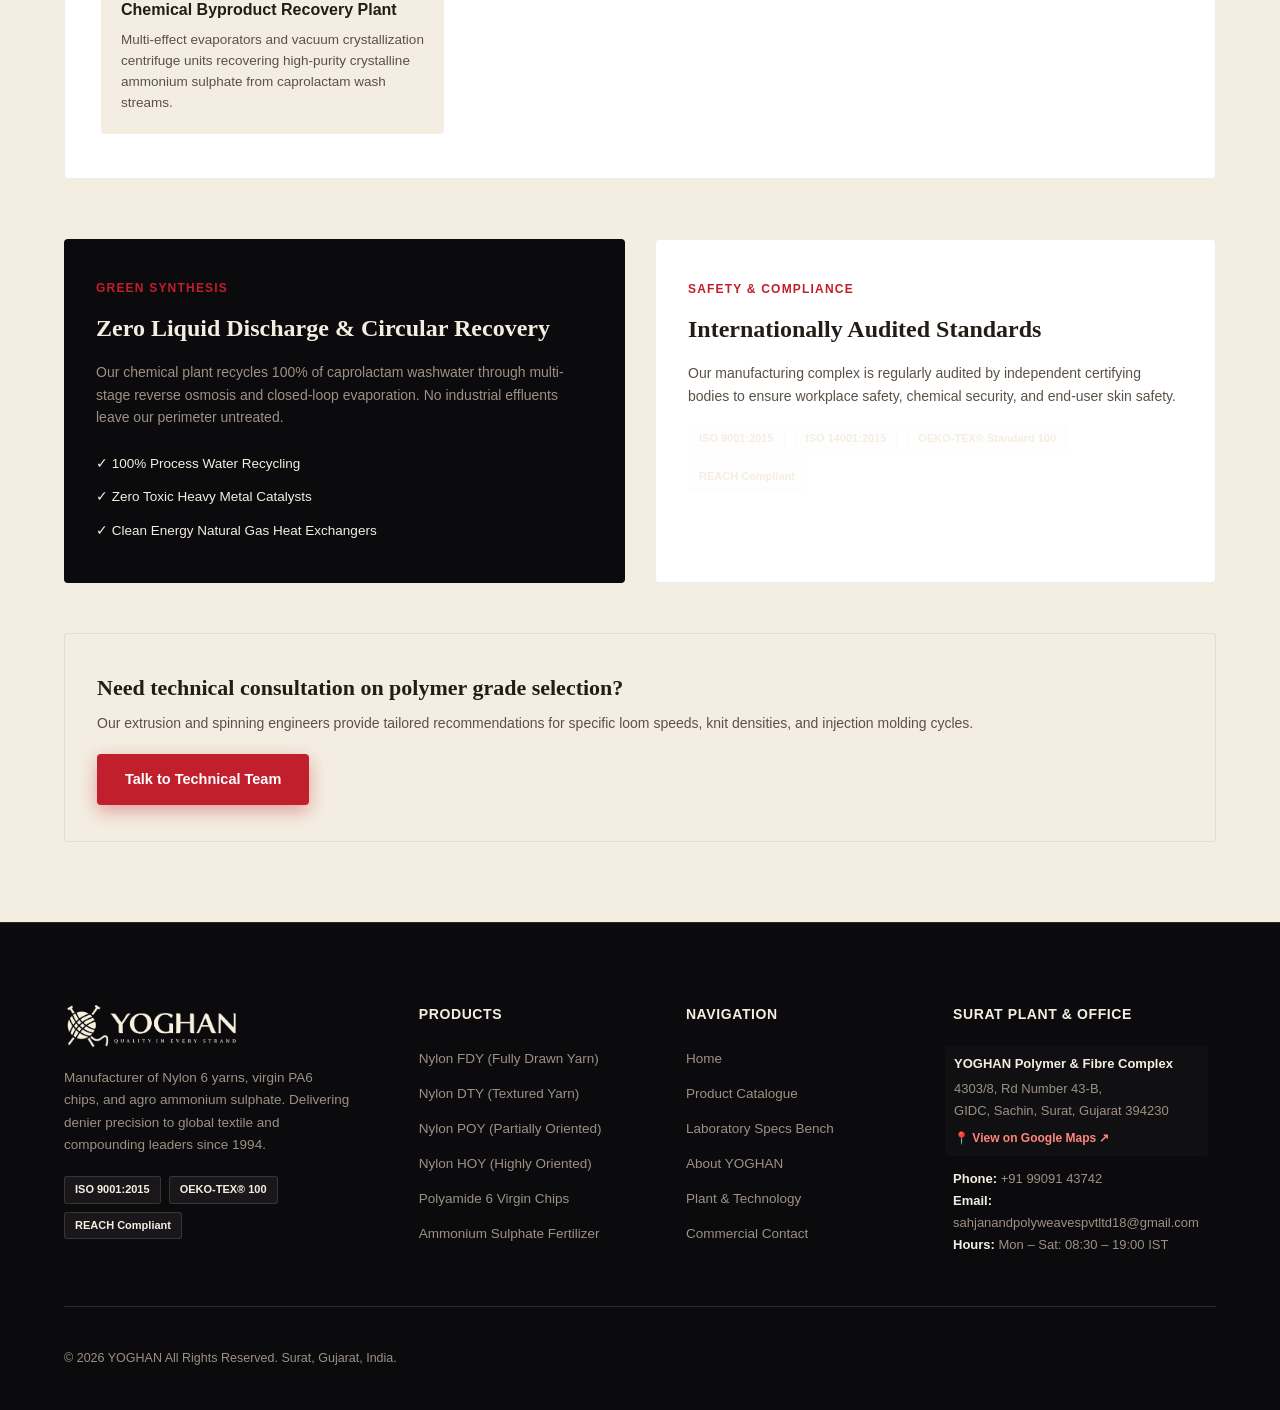
<file: manufacturing.html>
<!DOCTYPE html>
<html lang="en">
<head>
  <meta charset="UTF-8">
  <meta name="viewport" content="width=device-width, initial-scale=1, viewport-fit=cover">
  <title>Surat Plant & Technology — YOGHAN Continuous Polymerization & Melt Spinning</title>
  <meta name="description" content="Explore YOGHAN's 4-step closed loop synthetic fibre manufacturing process: Continuous VK Column hydrolytic polymerization, vacuum demonomerization, high-speed godet spinning, and optical sensor QA.">
  <!-- Security Headers for Static Commercial Website -->
  <meta http-equiv="X-Content-Type-Options" content="nosniff">
  <meta name="referrer" content="strict-origin-when-cross-origin">
  <meta http-equiv="Content-Security-Policy" content="default-src 'self' https: data: 'unsafe-inline' 'unsafe-eval'; img-src 'self' https: data: blob:; font-src 'self' https://fonts.gstatic.com data:; style-src 'self' 'unsafe-inline' https://fonts.googleapis.com;">
  <link rel="icon" type="image/svg+xml" href="assets/favicon.svg">
  <link rel="icon" type="image/png" sizes="32x32" href="assets/favicon-32x32.png">
  <link rel="icon" type="image/png" href="assets/favicon.png">
  <link rel="apple-touch-icon" href="assets/apple-touch-icon.png">
  <link rel="preconnect" href="https://fonts.googleapis.com">
  <link rel="preconnect" href="https://fonts.gstatic.com" crossorigin>
  <link href="https://fonts.googleapis.com/css2?family=Fraunces:ital,opsz,wght@0,9..144,300;0,9..144,400;0,9..144,500;0,9..144,600;0,9..144,700;1,9..144,400&family=Inter:wght@300;400;500;600;700&display=swap" rel="stylesheet">
  <link rel="stylesheet" href="style.css">
  <script>
    // Clean .html extension and /index.html from URL bar immediately without reload
    (function(){try{var p=window.location.pathname;if(p.endsWith('/index.html')){var c=p.replace(/\/index\.html$/,'/')+window.location.search+window.location.hash;window.history.replaceState(null,'',c)}else if(p.endsWith('.html')){var c=p.replace(/\.html$/,'')+window.location.search+window.location.hash;window.history.replaceState(null,'',c)}}catch(e){}})();
  </script>
</head>
<body>


  <!-- Header / Navigation -->
  <header class="nav" id="mainNavbar">
    <div class="nav-inner">
      <a class="brand" href="./" aria-label="YOGHAN Home">
        <img src="assets/logo-white.png" alt="YOGHAN" class="brand-logo-img">
      </a>

      <!-- Desktop Navigation Menu -->
      <nav class="nav-menu-wrapper" id="navLinks" aria-label="Main Navigation">
        <ul class="nav-links">
          <li class="nav-item">
            <a href="./" class="nav-link">Home</a>
          </li>
          <li class="nav-item">
            <a href="products" class="nav-link">Products</a>
          </li>
          <li class="nav-item">
            <a href="specifications" class="nav-link">Specifications</a>
          </li>
          <li class="nav-item">
            <a href="about" class="nav-link">About Us</a>
          </li>
          <li class="nav-item">
            <a href="manufacturing" class="nav-link active">Plant & Tech</a>
          </li>
          <li class="nav-item">
            <a href="contact" class="nav-link">Contact</a>
          </li>
        </ul>
      </nav>

      <!-- Action Buttons -->
      <div class="nav-actions">
        <button class="btn-estimator-nav" onclick="openCalculatorModal()" title="Calculate Yarn Yield & Denier">
          <svg viewBox="0 0 24 24" fill="none" stroke="currentColor" stroke-width="2"><rect x="4" y="2" width="16" height="20" rx="2"/><line x1="8" y1="6" x2="16" y2="6"/><line x1="16" y1="14" x2="16" y2="18"/><path d="M8 10h.01M12 10h.01M16 10h.01M8 14h.01M12 14h.01M8 18h.01M12 18h.01"/></svg>
          <span>Yarn Calculator</span>
        </button>
        <button class="nav-cta" onclick="openQuoteModal()">
          <span>Request a Quote</span>
          <svg class="cta-arrow" viewBox="0 0 24 24" fill="none" stroke="currentColor" stroke-width="2.2"><path d="M5 12h14M12 5l7 7-7 7"/></svg>
        </button>
        <!-- Mobile Menu Toggle Button -->
        <button class="nav-toggle" id="navToggle" aria-label="Toggle Navigation Menu" aria-expanded="false">
          <span class="bar bar-1"></span>
          <span class="bar bar-2"></span>
          <span class="bar bar-3"></span>
        </button>
      </div>
    </div>
  </header>

  <!-- Full-Screen Mobile Navigation Drawer -->
  <aside class="mobile-drawer" id="mobileDrawer" aria-label="Mobile Navigation" aria-hidden="true">
    <div class="mobile-drawer-header">
      <a class="brand" href="./" onclick="closeMobileNav()">
        <img src="assets/logo-white.png" alt="YOGHAN" class="brand-logo-img">
      </a>
      <button class="mobile-drawer-close" id="mobileDrawerClose" aria-label="Close navigation menu" onclick="closeMobileNav()">
        <svg viewBox="0 0 24 24" width="22" height="22" fill="none" stroke="currentColor" stroke-width="2.2"><path d="M18 6L6 18M6 6l12 12"/></svg>
      </button>
    </div>

    <div class="mobile-drawer-body">
      <ul class="mobile-nav-list">
        <li><a href="./" class="mobile-link" onclick="closeMobileNav()">Home <span class="arr">→</span></a></li>
        <li><a href="products" class="mobile-link" onclick="closeMobileNav()">All Products Catalogue <span class="arr">→</span></a></li>
        <li><a href="specifications" class="mobile-link" onclick="closeMobileNav()">Technical Lab Specs <span class="arr">→</span></a></li>
        <li><a href="about" class="mobile-link" onclick="closeMobileNav()">About YOGHAN <span class="arr">→</span></a></li>
        <li><a href="manufacturing" class="mobile-link active" onclick="closeMobileNav()" style="color:var(--red);">Surat Plant & Tech <span class="arr">→</span></a></li>
        <li><a href="contact" class="mobile-link" onclick="closeMobileNav()">Commercial Contact <span class="arr">→</span></a></li>
      </ul>

      <div class="mobile-drawer-actions">
        <button class="btn-primary w-full" onclick="openQuoteModal(); closeMobileNav();">Request Commercial Quote</button>
        <button class="btn-ghost w-full" onclick="openCalculatorModal(); closeMobileNav();">Yarn Yield Calculator</button>
      </div>

      <div class="mobile-drawer-contact">
        <p>Direct Surat Sales Desk: <strong><a href="tel:+919909143742" style="color: inherit; text-decoration: none;">+91 99091 43742</a></strong></p>
        <p>Email: <strong><a href="mailto:sahjanandpolyweavespvtltd18@gmail.com" style="color: inherit; text-decoration: none;">sahjanandpolyweavespvtltd18@gmail.com</a></strong></p>
        <p>Dispatches: <a href="https://maps.google.com/?q=4303%2F8%2C+Rd+Number+43-B%2C+GIDC%2C+Sachin%2C+Surat%2C+Gujarat+394230" target="_blank" rel="noopener noreferrer" style="color: inherit; text-decoration: underline;">4303/8, Rd Number 43-B, GIDC, Sachin, Surat ↗</a></p>
      </div>
    </div>
  </aside>

  <!-- Page Hero Header -->
  <section class="page-hero">
    <div class="page-hero-inner">
      <p class="kicker">INFRASTRUCTURE & PROCESS</p>
      <h1>Closed-Loop Continuous Polymerization & Melt Spinning</h1>
      <p>From molten caprolactam monomer to high-tenacity, streak-free yarn packages — our Surat manufacturing complex combines advanced German & Japanese engineering with computerized closed-loop environmental controls.</p>
    </div>
  </section>

  <!-- Manufacturing Process Section -->
  <main class="manufacturing-main" style="padding: 60px 0 80px;">
    <div class="section-inner">
      
      <div class="section-head" style="text-align: center; max-width: 800px; margin: 0 auto 50px;">
        <p class="kicker">STEP-BY-STEP ENGINEERING</p>
        <h2>The 4-Stage Continuous Production Journey</h2>
        <p>How we ensure tight relative viscosity, minimal oligomer residues, and flawless physical properties across every spinning lot.</p>
      </div>

      <!-- Process Steps Grid -->
      <div class="process-steps-grid">
        
        <div class="step-card">
          <div class="step-num">01</div>
          <div class="step-icon">
            <svg viewBox="0 0 24 24" fill="none" stroke="currentColor" stroke-width="1.8"><path d="M12 2v6m0 0a4 4 0 1 1 0 8 4 4 0 0 1 0-8zm0 8v6"/><path d="M4.93 4.93l4.24 4.24m0 0a4 4 0 1 1 5.66 5.66m-5.66-5.66l-4.24 4.24"/></svg>
          </div>
          <h3>VK-Tube Continuous Polymerization</h3>
          <p>Liquid caprolactam monomer is pumped into vertical continuous polymerization columns (VK tubes) with exact water catalyst and molecular chain terminators at 260°C under an inert nitrogen blanket.</p>
          <div class="step-tag">VK-Tube Continuous</div>
        </div>

        <div class="step-card">
          <div class="step-num">02</div>
          <div class="step-icon">
            <svg viewBox="0 0 24 24" fill="none" stroke="currentColor" stroke-width="1.8"><rect x="3" y="3" width="18" height="18" rx="2"/><circle cx="8.5" cy="8.5" r="1.5"/><circle cx="15.5" cy="8.5" r="1.5"/><circle cx="8.5" cy="15.5" r="1.5"/><circle cx="15.5" cy="15.5" r="1.5"/></svg>
          </div>
          <h3>Hot Water Demonomerization & Drying</h3>
          <p>Polymer strands are water-quenched, pelletized, and subjected to counter-current hot water extraction to wash out unreacted caprolactam and cyclic oligomers down to &lt; 0.55%, followed by inert nitrogen drying to &lt; 0.06% moisture.</p>
          <div class="step-tag">Extractables &lt; 0.55%</div>
        </div>

        <div class="step-card">
          <div class="step-num">03</div>
          <div class="step-icon">
            <svg viewBox="0 0 24 24" fill="none" stroke="currentColor" stroke-width="1.8"><path d="M12 2L2 7l10 5 10-5-10-5zM2 17l10 5 10-5M2 12l10 5 10-5"/></svg>
          </div>
          <h3>Melt Spinning & Heated Godet Drawing</h3>
          <p>High-precision planetary metering gear pumps deliver molten nylon through laser-drilled micro spinnerets. Filaments pass through laminar cross-flow quench air, receive antistatic spin finish, and are oriented over heated multi-zone godet rolls.</p>
          <div class="step-tag">Speeds up to 5,000 m/min</div>
        </div>

        <div class="step-card">
          <div class="step-num">04</div>
          <div class="step-icon">
            <svg viewBox="0 0 24 24" fill="none" stroke="currentColor" stroke-width="1.8"><path d="M22 11.08V12a10 10 0 1 1-5.93-9.14"/><polyline points="22 4 12 14.01 9 11.01"/></svg>
          </div>
          <h3>Optical QA & Robotic Barcode Packing</h3>
          <p>100% online optical cameras scan yarn profile, tension variation, and broken filaments before automatic bobbin doffing. Every package is barcoded with lot ID, operator stamp, tare weight, and net weight before automated vacuum shrink-wrapping.</p>
          <div class="step-tag">100% Automated Scanning</div>
        </div>

      </div>

      <!-- Infrastructure & Machinery Assets -->
      <div style="margin-top: 80px; background: #fff; border: 1px solid rgba(34,29,23,0.08); border-radius: var(--radius-sm); padding: 44px 36px;">
        <p class="kicker">PLANT ASSETS & HARDWARE</p>
        <h2 style="font-family: var(--serif); font-size: 28px; margin: 0 0 24px; color: var(--ink-text);">Surat Manufacturing Fleet & Equipment</h2>
        <p style="color: var(--ink-muted); margin-bottom: 32px; line-height: 1.6;">Our facility operates 24/7 across multiple dedicated spinning bays, continuous polymerization reactors, and automated conditioning warehouses.</p>

        <div style="display: grid; grid-template-columns: repeat(auto-fit, minmax(280px, 1fr)); gap: 24px;">
          <div style="padding: 20px; background: var(--cream); border-radius: var(--radius-sm);">
            <strong style="font-size: 16px; color: var(--ink-text); display: block; margin-bottom: 8px;">Oerlikon Barmag Spinning Towers</strong>
            <p style="font-size: 13.5px; color: #5a5148; margin: 0; line-height: 1.55;">High-speed WINGS (Winding Integrated Guide System) winder modules providing optimized package build and smooth unwinding tension during high-speed warping.</p>
          </div>

          <div style="padding: 20px; background: var(--cream); border-radius: var(--radius-sm);">
            <strong style="font-size: 16px; color: var(--ink-text); display: block; margin-bottom: 8px;">Continuous Polymerization VK Reactors</strong>
            <p style="font-size: 13.5px; color: #5a5148; margin: 0; line-height: 1.55;">Direct caprolactam hydrolytic polymerization columns with computerized heat zones ensuring tight polydispersity index and constant relative viscosity.</p>
          </div>

          <div style="padding: 20px; background: var(--cream); border-radius: var(--radius-sm);">
            <strong style="font-size: 16px; color: var(--ink-text); display: block; margin-bottom: 8px;">High-Speed Texturizing Bays</strong>
            <p style="font-size: 13.5px; color: #5a5148; margin: 0; line-height: 1.55;">Polyurethane friction-disc texturizing machines with automated individual thread line tension monitoring, ensuring consistent crimp contraction and stretch stability.</p>
          </div>

          <div style="padding: 20px; background: var(--cream); border-radius: var(--radius-sm);">
            <strong style="font-size: 16px; color: var(--ink-text); display: block; margin-bottom: 8px;">Chemical Byproduct Recovery Plant</strong>
            <p style="font-size: 13.5px; color: #5a5148; margin: 0; line-height: 1.55;">Multi-effect evaporators and vacuum crystallization centrifuge units recovering high-purity crystalline ammonium sulphate from caprolactam wash streams.</p>
          </div>
        </div>
      </div>

      <!-- Sustainability & Environmental Responsibility -->
      <div style="margin-top: 60px; display: grid; grid-template-columns: repeat(auto-fit, minmax(320px, 1fr)); gap: 30px;">
        <div style="background: var(--ink); color: #fff; padding: 36px 32px; border-radius: var(--radius-sm);">
          <span style="color: var(--red); font-size: 12px; font-weight: 700; letter-spacing: 1.2px; text-transform: uppercase;">GREEN SYNTHESIS</span>
          <h3 style="font-family: var(--serif); font-size: 24px; margin: 10px 0 14px; color: var(--cream);">Zero Liquid Discharge & Circular Recovery</h3>
          <p style="font-size: 14px; color: var(--ash); line-height: 1.6; margin-bottom: 18px;">Our chemical plant recycles 100% of caprolactam washwater through multi-stage reverse osmosis and closed-loop evaporation. No industrial effluents leave our perimeter untreated.</p>
          <ul style="list-style: none; padding: 0; margin: 0; font-size: 13.5px; color: var(--cream);">
            <li style="padding: 6px 0;">✓ 100% Process Water Recycling</li>
            <li style="padding: 6px 0;">✓ Zero Toxic Heavy Metal Catalysts</li>
            <li style="padding: 6px 0;">✓ Clean Energy Natural Gas Heat Exchangers</li>
          </ul>
        </div>

        <div style="background: #fff; border: 1px solid rgba(34,29,23,0.08); padding: 36px 32px; border-radius: var(--radius-sm);">
          <span style="color: var(--red); font-size: 12px; font-weight: 700; letter-spacing: 1.2px; text-transform: uppercase;">SAFETY & COMPLIANCE</span>
          <h3 style="font-family: var(--serif); font-size: 24px; margin: 10px 0 14px; color: var(--ink-text);">Internationally Audited Standards</h3>
          <p style="font-size: 14px; color: var(--ink-muted); line-height: 1.6; margin-bottom: 18px;">Our manufacturing complex is regularly audited by independent certifying bodies to ensure workplace safety, chemical security, and end-user skin safety.</p>
          <div style="display: flex; gap: 10px; flex-wrap: wrap;">
            <span class="iso-tag">ISO 9001:2015</span>
            <span class="iso-tag">ISO 14001:2015</span>
            <span class="iso-tag">OEKO-TEX® Standard 100</span>
            <span class="iso-tag">REACH Compliant</span>
          </div>
        </div>
      </div>

      <!-- Action Strip -->
      <div style="margin-top: 50px; background: var(--cream); border: 1px solid rgba(34,29,23,0.08); padding: 36px 32px; border-radius: var(--radius-sm); display: flex; align-items: center; justify-content: space-between; flex-wrap: wrap; gap: 20px;">
        <div>
          <h3 style="font-family: var(--serif); font-size: 22px; margin: 0 0 6px; color: var(--ink-text);">Need technical consultation on polymer grade selection?</h3>
          <p style="font-size: 14px; color: var(--ink-muted); margin: 0;">Our extrusion and spinning engineers provide tailored recommendations for specific loom speeds, knit densities, and injection molding cycles.</p>
        </div>
        <div style="display: flex; gap: 14px; flex-wrap: wrap;">
          <a href="contact" class="btn-primary" style="text-decoration:none;">Talk to Technical Team</a>
          <a href="specifications" class="btn-ghost" style="text-decoration:none;">Review Lab Specs Bench →</a>
        </div>
      </div>

    </div>
  </main>

  <!-- Quote Modal -->
  <div class="modal-overlay" id="quoteModal" aria-hidden="true" role="dialog">
    <div class="modal-card">
      <button class="modal-close" onclick="closeQuoteModal()" aria-label="Close modal">&times;</button>
      <div class="modal-header">
        <span class="modal-badge">COMMERCIAL INQUIRY</span>
        <h2>Request Price Quotation</h2>
        <p>Direct spot and contract volume quotes from our Surat manufacturing complex.</p>
      </div>

      <form id="quoteForm" onsubmit="handleQuoteSubmit(event)">
        <div class="form-row">
          <div class="form-group">
            <label for="quoteName">Full Name *</label>
            <input type="text" id="quoteName" required placeholder="e.g. Rajesh Shah">
          </div>
          <div class="form-group">
            <label for="quoteCompany">Company / Mill *</label>
            <input type="text" id="quoteCompany" required placeholder="e.g. Surat Weaving Mills Ltd.">
          </div>
        </div>
        <div class="form-row">
          <div class="form-group">
            <label for="quotePhone">Mobile / WhatsApp *</label>
            <input type="tel" id="quotePhone" required placeholder="+91 98250 12345">
          </div>
          <div class="form-group">
            <label for="quoteEmail">Official Email *</label>
            <input type="email" id="quoteEmail" required placeholder="procurement@company.com">
          </div>
        </div>
        <div class="form-row">
          <div class="form-group">
            <label for="quoteProduct">Selected Product *</label>
            <select id="quoteProduct" required onchange="handleProductChange(this.value)">
              <option value="Nylon 6 FDY Regular">Nylon 6 FDY (Fully Drawn Yarn)</option>
              <option value="Nylon 6 DTY Regular">Nylon 6 DTY (Textured Yarn)</option>
              <option value="Nylon 6 POY Regular">Nylon 6 POY (Partially Oriented)</option>
              <option value="Nylon 6 HOY Regular">Nylon 6 HOY (Highly Oriented)</option>
              <option value="Dope-Dyed Specialty Nylon">Dope-Dyed Specialty Colours</option>
              <option value="High-Tenacity Industrial Nylon">High-Tenacity Industrial Nylon</option>
              <option value="Polyamide 6 Chips (PA6)">Polyamide 6 Polymer Chips</option>
              <option value="Ammonium Sulphate">Ammonium Sulphate Fertilizer</option>
            </select>
          </div>
          <div class="form-group">
            <label for="quoteQty">Quantity (MT) *</label>
            <input type="number" id="quoteQty" min="1" step="0.5" required placeholder="Minimum 1 MT">
          </div>
        </div>
        <div class="form-group">
          <label for="quoteDestination">Delivery Destination *</label>
          <input type="text" id="quoteDestination" required placeholder="e.g. Surat / Bhiwandi / Mundra Port">
        </div>
        <div class="form-actions">
          <button type="button" class="btn-ghost" onclick="closeQuoteModal()">Cancel</button>
          <button type="submit" class="btn-primary">Submit Quotation Request</button>
        </div>
      </form>

      <div class="form-success-card" id="quoteSuccessMsg" style="display:none;">
        <div class="success-icon">✓</div>
        <h3>Quotation Request Submitted Successfully!</h3>
        <p>Reference <strong id="quoteRefNumber">#YOG-2026-948</strong>. Our commercial sales executive will connect on WhatsApp shortly.</p>
        <button class="btn-primary" onclick="closeQuoteModal()">Done</button>
      </div>
    </div>
  </div>

  <!-- Calculator Modal -->
  <div class="modal-overlay" id="calcModal" aria-hidden="true" role="dialog">
    <div class="modal-card">
      <button class="modal-close" onclick="closeCalculatorModal()" aria-label="Close calculator">&times;</button>
      <div class="modal-header">
        <span class="modal-badge">ENGINEERING TOOL</span>
        <h2>Yarn Yield & Conversion Calculator</h2>
      </div>
      <div class="calc-container">
        <div class="calc-inputs">
          <div class="form-group">
            <label for="calcDenier">Yarn Denier (D)</label>
            <input type="number" id="calcDenier" value="40" min="10" max="2000" oninput="runYarnCalculations()">
          </div>
          <div class="form-group">
            <label for="calcWeightKg">Yarn Weight (Kilograms)</label>
            <input type="number" id="calcWeightKg" value="1" min="0.1" step="0.5" oninput="runYarnCalculations()">
          </div>
        </div>
        <div class="calc-results-grid">
          <div class="calc-res-box">
            <span class="res-title">Linear Length</span>
            <span class="res-val" id="resMeters">225,000 m</span>
          </div>
          <div class="calc-res-box">
            <span class="res-title">Decitex (dtex)</span>
            <span class="res-val" id="resDtex">44.4 dtex</span>
          </div>
          <div class="calc-res-box">
            <span class="res-title">Cotton Count (Ne)</span>
            <span class="res-val" id="resNe">132.8 Ne</span>
          </div>
          <div class="calc-res-box">
            <span class="res-title">Metric Count (Nm)</span>
            <span class="res-val" id="resNm">225 Nm</span>
          </div>
        </div>
      </div>
      <div class="modal-footer-actions">
        <button class="btn-primary w-full" onclick="closeCalculatorModal(); openQuoteModal();">Request Pricing for This Denier →</button>
      </div>
    </div>
  </div>

  <!-- Toast Container -->
  <div class="toast-container" id="toastBox" aria-live="polite"></div>

  <!-- Footer -->
  <footer class="footer">
    <div class="footer-inner">
      <div class="footer-col brand-col">
        <a class="brand" href="./" aria-label="YOGHAN Home">
          <img src="assets/logo-white.png" alt="YOGHAN" class="brand-logo-img footer-logo-img">
        </a>
        <p class="footer-brand-desc">
          Manufacturer of Nylon 6 yarns, virgin PA6 chips, and agro ammonium sulphate. Delivering denier precision to global textile and compounding leaders since 1994.
        </p>
        <div class="iso-badges">
          <span class="iso-tag">ISO 9001:2015</span>
          <span class="iso-tag">OEKO-TEX® 100</span>
          <span class="iso-tag">REACH Compliant</span>
        </div>
      </div>

      <div class="footer-col">
        <h4>Products</h4>
        <ul class="footer-link-list">
          <li><a href="products">Nylon FDY (Fully Drawn Yarn)</a></li>
          <li><a href="products">Nylon DTY (Textured Yarn)</a></li>
          <li><a href="products">Nylon POY (Partially Oriented)</a></li>
          <li><a href="products">Nylon HOY (Highly Oriented)</a></li>
          <li><a href="products">Polyamide 6 Virgin Chips</a></li>
          <li><a href="products">Ammonium Sulphate Fertilizer</a></li>
        </ul>
      </div>

      <div class="footer-col">
        <h4>Navigation</h4>
        <ul class="footer-link-list">
          <li><a href="./">Home</a></li>
          <li><a href="products">Product Catalogue</a></li>
          <li><a href="specifications">Laboratory Specs Bench</a></li>
          <li><a href="about">About YOGHAN</a></li>
          <li><a href="manufacturing">Plant & Technology</a></li>
          <li><a href="contact">Commercial Contact</a></li>
        </ul>
      </div>

      <div class="footer-col">
        <h4>Surat Plant & Office</h4>
        <address class="footer-address">
          <a href="https://maps.google.com/?q=4303%2F8%2C+Rd+Number+43-B%2C+GIDC%2C+Sachin%2C+Surat%2C+Gujarat+394230" target="_blank" rel="noopener noreferrer" class="footer-map-link" title="Open Google Maps Location">
            <span class="footer-company-name">YOGHAN Polymer &amp; Fibre Complex</span><br>
            4303/8, Rd Number 43-B,<br>
            GIDC, Sachin, Surat, Gujarat 394230<br>
            <span class="footer-map-action">📍 View on Google Maps ↗</span>
          </a>
          <div class="footer-contact-details">
            <strong>Phone:</strong> <a href="tel:+919909143742" class="footer-inline-link">+91 99091 43742</a><br>
            <strong>Email:</strong> <a href="mailto:sahjanandpolyweavespvtltd18@gmail.com" class="footer-inline-link">sahjanandpolyweavespvtltd18@gmail.com</a><br>
            <strong>Hours:</strong> Mon – Sat: 08:30 – 19:00 IST
          </div>
        </address>
      </div>
    </div>

    <div class="footer-bottom-bar">
      <div class="footer-bottom-inner">
        <p>© 2026 YOGHAN All Rights Reserved. Surat, Gujarat, India.</p>
      </div>
    </div>
  </footer>

  <script src="products.js"></script>
  <script src="app.js"></script>
</body>
</html>
</file>
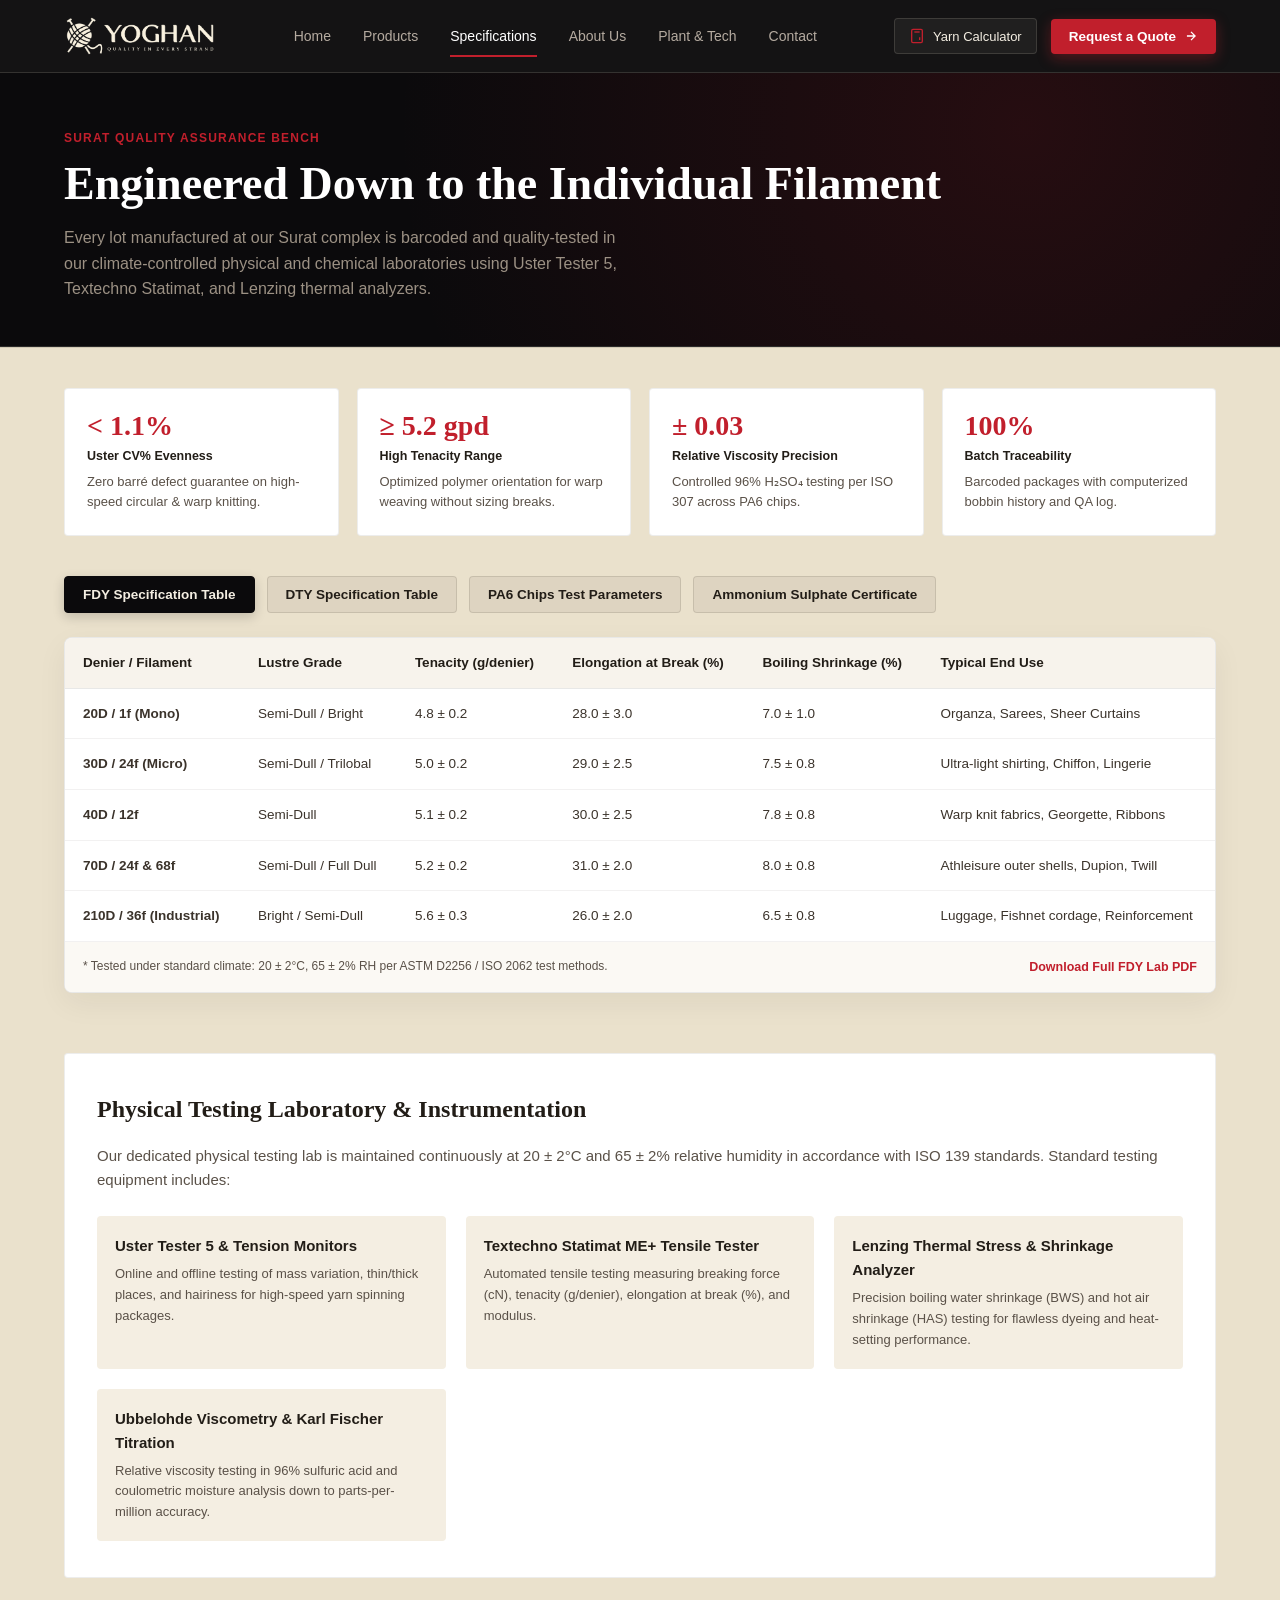
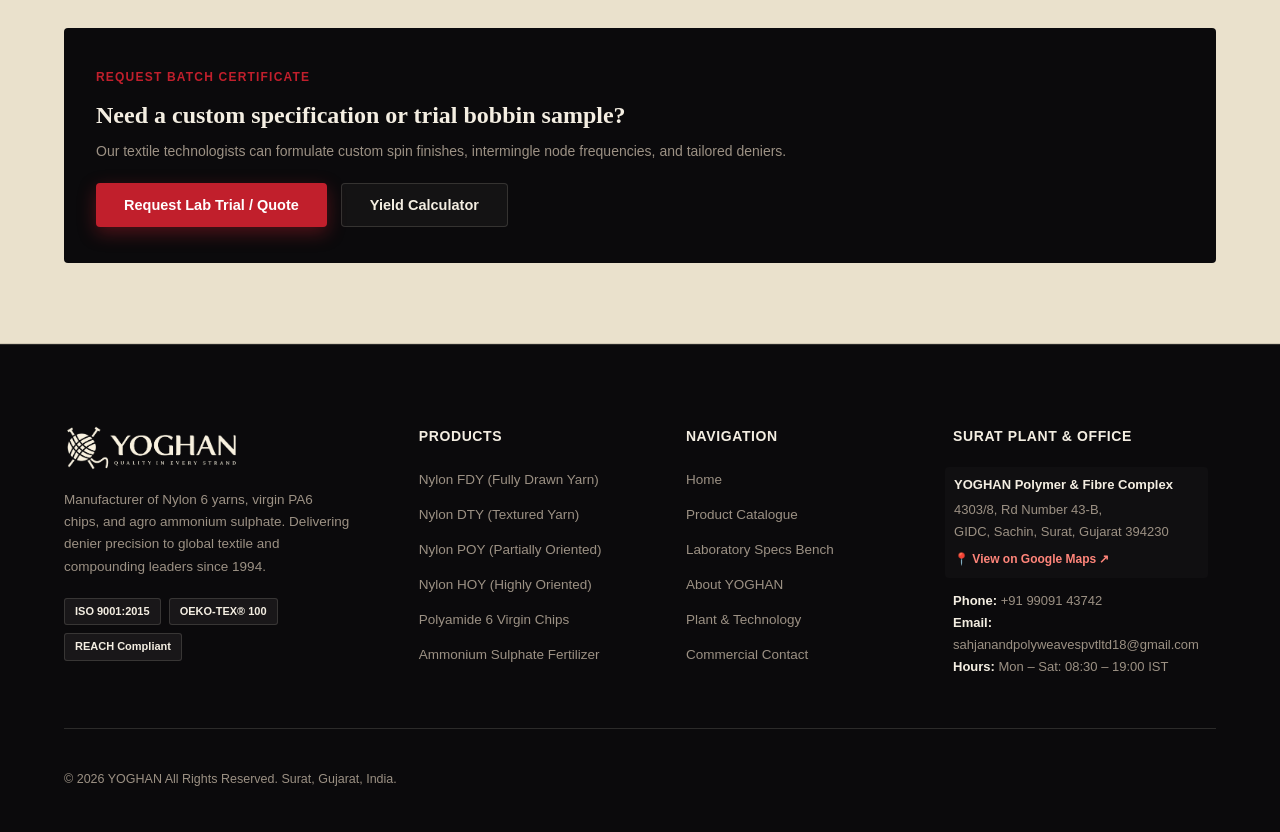
<file: specifications.html>
<!DOCTYPE html>
<html lang="en">
<head>
  <meta charset="UTF-8">
  <meta name="viewport" content="width=device-width, initial-scale=1, viewport-fit=cover">
  <title>Technical QA Specifications & Lab Bench — YOGHAN</title>
  <meta name="description" content="Official laboratory test parameters and certified specifications for YOGHAN Nylon 6 FDY, DTY, Polyamide 6 Chips, and Ammonium Sulphate. Tested to ASTM and ISO standards in Surat.">
  <!-- Security Headers for Static Commercial Website -->
  <meta http-equiv="X-Content-Type-Options" content="nosniff">
  <meta name="referrer" content="strict-origin-when-cross-origin">
  <meta http-equiv="Content-Security-Policy" content="default-src 'self' https: data: 'unsafe-inline' 'unsafe-eval'; img-src 'self' https: data: blob:; font-src 'self' https://fonts.gstatic.com data:; style-src 'self' 'unsafe-inline' https://fonts.googleapis.com;">
  <link rel="icon" type="image/svg+xml" href="assets/favicon.svg">
  <link rel="icon" type="image/png" sizes="32x32" href="assets/favicon-32x32.png">
  <link rel="icon" type="image/png" href="assets/favicon.png">
  <link rel="apple-touch-icon" href="assets/apple-touch-icon.png">
  <link rel="preconnect" href="https://fonts.googleapis.com">
  <link rel="preconnect" href="https://fonts.gstatic.com" crossorigin>
  <link href="https://fonts.googleapis.com/css2?family=Fraunces:ital,opsz,wght@0,9..144,300;0,9..144,400;0,9..144,500;0,9..144,600;0,9..144,700;1,9..144,400&family=Inter:wght@300;400;500;600;700&display=swap" rel="stylesheet">
  <link rel="stylesheet" href="style.css">
  <script>
    // Clean .html extension and /index.html from URL bar immediately without reload
    (function(){try{var p=window.location.pathname;if(p.endsWith('/index.html')){var c=p.replace(/\/index\.html$/,'/')+window.location.search+window.location.hash;window.history.replaceState(null,'',c)}else if(p.endsWith('.html')){var c=p.replace(/\.html$/,'')+window.location.search+window.location.hash;window.history.replaceState(null,'',c)}}catch(e){}})();
  </script>
</head>
<body>


  <!-- Header / Navigation -->
  <header class="nav" id="mainNavbar">
    <div class="nav-inner">
      <a class="brand" href="./" aria-label="YOGHAN Home">
        <img src="assets/logo-white.png" alt="YOGHAN" class="brand-logo-img">
      </a>

      <!-- Desktop Navigation Menu -->
      <nav class="nav-menu-wrapper" id="navLinks" aria-label="Main Navigation">
        <ul class="nav-links">
          <li class="nav-item">
            <a href="./" class="nav-link">Home</a>
          </li>
          <li class="nav-item">
            <a href="products" class="nav-link">Products</a>
          </li>
          <li class="nav-item">
            <a href="specifications" class="nav-link active">Specifications</a>
          </li>
          <li class="nav-item">
            <a href="about" class="nav-link">About Us</a>
          </li>
          <li class="nav-item">
            <a href="manufacturing" class="nav-link">Plant & Tech</a>
          </li>
          <li class="nav-item">
            <a href="contact" class="nav-link">Contact</a>
          </li>
        </ul>
      </nav>

      <!-- Action Buttons -->
      <div class="nav-actions">
        <button class="btn-estimator-nav" onclick="openCalculatorModal()" title="Calculate Yarn Yield & Denier">
          <svg viewBox="0 0 24 24" fill="none" stroke="currentColor" stroke-width="2"><rect x="4" y="2" width="16" height="20" rx="2"/><line x1="8" y1="6" x2="16" y2="6"/><line x1="16" y1="14" x2="16" y2="18"/><path d="M8 10h.01M12 10h.01M16 10h.01M8 14h.01M12 14h.01M8 18h.01M12 18h.01"/></svg>
          <span>Yarn Calculator</span>
        </button>
        <button class="nav-cta" onclick="openQuoteModal()">
          <span>Request a Quote</span>
          <svg class="cta-arrow" viewBox="0 0 24 24" fill="none" stroke="currentColor" stroke-width="2.2"><path d="M5 12h14M12 5l7 7-7 7"/></svg>
        </button>
        <!-- Mobile Menu Toggle Button -->
        <button class="nav-toggle" id="navToggle" aria-label="Toggle Navigation Menu" aria-expanded="false">
          <span class="bar bar-1"></span>
          <span class="bar bar-2"></span>
          <span class="bar bar-3"></span>
        </button>
      </div>
    </div>
  </header>

  <!-- Full-Screen Mobile Navigation Drawer -->
  <aside class="mobile-drawer" id="mobileDrawer" aria-label="Mobile Navigation" aria-hidden="true">
    <div class="mobile-drawer-header">
      <a class="brand" href="./" onclick="closeMobileNav()">
        <img src="assets/logo-white.png" alt="YOGHAN" class="brand-logo-img">
      </a>
      <button class="mobile-drawer-close" id="mobileDrawerClose" aria-label="Close navigation menu" onclick="closeMobileNav()">
        <svg viewBox="0 0 24 24" width="22" height="22" fill="none" stroke="currentColor" stroke-width="2.2"><path d="M18 6L6 18M6 6l12 12"/></svg>
      </button>
    </div>

    <div class="mobile-drawer-body">
      <ul class="mobile-nav-list">
        <li><a href="./" class="mobile-link" onclick="closeMobileNav()">Home <span class="arr">→</span></a></li>
        <li><a href="products" class="mobile-link" onclick="closeMobileNav()">All Products Catalogue <span class="arr">→</span></a></li>
        <li><a href="specifications" class="mobile-link active" onclick="closeMobileNav()" style="color:var(--red);">Technical Lab Specs <span class="arr">→</span></a></li>
        <li><a href="about" class="mobile-link" onclick="closeMobileNav()">About YOGHAN <span class="arr">→</span></a></li>
        <li><a href="manufacturing" class="mobile-link" onclick="closeMobileNav()">Surat Plant & Tech <span class="arr">→</span></a></li>
        <li><a href="contact" class="mobile-link" onclick="closeMobileNav()">Commercial Contact <span class="arr">→</span></a></li>
      </ul>

      <div class="mobile-drawer-actions">
        <button class="btn-primary w-full" onclick="openQuoteModal(); closeMobileNav();">Request Commercial Quote</button>
        <button class="btn-ghost w-full" onclick="openCalculatorModal(); closeMobileNav();">Yarn Yield Calculator</button>
      </div>

      <div class="mobile-drawer-contact">
        <p>Direct Surat Sales Desk: <strong><a href="tel:+919909143742" style="color: inherit; text-decoration: none;">+91 99091 43742</a></strong></p>
        <p>Email: <strong><a href="mailto:sahjanandpolyweavespvtltd18@gmail.com" style="color: inherit; text-decoration: none;">sahjanandpolyweavespvtltd18@gmail.com</a></strong></p>
        <p>Dispatches: <a href="https://maps.google.com/?q=4303%2F8%2C+Rd+Number+43-B%2C+GIDC%2C+Sachin%2C+Surat%2C+Gujarat+394230" target="_blank" rel="noopener noreferrer" style="color: inherit; text-decoration: underline;">4303/8, Rd Number 43-B, GIDC, Sachin, Surat ↗</a></p>
      </div>
    </div>
  </aside>

  <!-- Page Hero Header -->
  <section class="page-hero">
    <div class="page-hero-inner">
      <p class="kicker">SURAT QUALITY ASSURANCE BENCH</p>
      <h1>Engineered Down to the Individual Filament</h1>
      <p>Every lot manufactured at our Surat complex is barcoded and quality-tested in our climate-controlled physical and chemical laboratories using Uster Tester 5, Textechno Statimat, and Lenzing thermal analyzers.</p>
    </div>
  </section>

  <!-- Specifications Main Content -->
  <main class="specs-section" style="padding: 40px 0 80px;">
    <div class="section-inner">
      
      <!-- Quality Pillar Highlights -->
      <div class="specs-highlight-row" style="display:grid; grid-template-columns: repeat(auto-fit, minmax(220px, 1fr)); gap: 18px; margin-bottom: 40px;">
        <div class="stat-card" style="background:#fff; border:1px solid rgba(34,29,23,0.08); padding: 22px; border-radius: var(--radius-sm);">
          <b class="stat-num" style="color:var(--red); font-size: 28px;">&lt; 1.1%</b>
          <span class="stat-label" style="font-weight: 600; color: var(--ink-text); display:block; margin-top:4px;">Uster CV% Evenness</span>
          <p style="font-size: 13px; color: var(--ink-muted); margin: 6px 0 0;">Zero barré defect guarantee on high-speed circular & warp knitting.</p>
        </div>
        <div class="stat-card" style="background:#fff; border:1px solid rgba(34,29,23,0.08); padding: 22px; border-radius: var(--radius-sm);">
          <b class="stat-num" style="color:var(--red); font-size: 28px;">&ge; 5.2 gpd</b>
          <span class="stat-label" style="font-weight: 600; color: var(--ink-text); display:block; margin-top:4px;">High Tenacity Range</span>
          <p style="font-size: 13px; color: var(--ink-muted); margin: 6px 0 0;">Optimized polymer orientation for warp weaving without sizing breaks.</p>
        </div>
        <div class="stat-card" style="background:#fff; border:1px solid rgba(34,29,23,0.08); padding: 22px; border-radius: var(--radius-sm);">
          <b class="stat-num" style="color:var(--red); font-size: 28px;">&plusmn; 0.03</b>
          <span class="stat-label" style="font-weight: 600; color: var(--ink-text); display:block; margin-top:4px;">Relative Viscosity Precision</span>
          <p style="font-size: 13px; color: var(--ink-muted); margin: 6px 0 0;">Controlled 96% H₂SO₄ testing per ISO 307 across PA6 chips.</p>
        </div>
        <div class="stat-card" style="background:#fff; border:1px solid rgba(34,29,23,0.08); padding: 22px; border-radius: var(--radius-sm);">
          <b class="stat-num" style="color:var(--red); font-size: 28px;">100%</b>
          <span class="stat-label" style="font-weight: 600; color: var(--ink-text); display:block; margin-top:4px;">Batch Traceability</span>
          <p style="font-size: 13px; color: var(--ink-muted); margin: 6px 0 0;">Barcoded packages with computerized bobbin history and QA log.</p>
        </div>
      </div>

      <!-- Interactive Specs Bench -->
      <div class="specs-interactive-container">
        <!-- Interactive Specs Selector Tabs -->
        <div class="specs-nav-tabs">
          <button class="spec-tab-btn active" data-spec-target="spec-fdy">FDY Specification Table</button>
          <button class="spec-tab-btn" data-spec-target="spec-dty">DTY Specification Table</button>
          <button class="spec-tab-btn" data-spec-target="spec-chips">PA6 Chips Test Parameters</button>
          <button class="spec-tab-btn" data-spec-target="spec-chem">Ammonium Sulphate Certificate</button>
        </div>

        <!-- Table 1: FDY -->
        <div class="spec-table-card active" id="spec-fdy">
          <div class="table-responsive">
            <table class="specs-table">
              <thead>
                <tr>
                  <th>Denier / Filament</th>
                  <th>Lustre Grade</th>
                  <th>Tenacity (g/denier)</th>
                  <th>Elongation at Break (%)</th>
                  <th>Boiling Shrinkage (%)</th>
                  <th>Typical End Use</th>
                </tr>
              </thead>
              <tbody>
                <tr>
                  <td><strong>20D / 1f (Mono)</strong></td>
                  <td>Semi-Dull / Bright</td>
                  <td>4.8 &plusmn; 0.2</td>
                  <td>28.0 &plusmn; 3.0</td>
                  <td>7.0 &plusmn; 1.0</td>
                  <td>Organza, Sarees, Sheer Curtains</td>
                </tr>
                <tr>
                  <td><strong>30D / 24f (Micro)</strong></td>
                  <td>Semi-Dull / Trilobal</td>
                  <td>5.0 &plusmn; 0.2</td>
                  <td>29.0 &plusmn; 2.5</td>
                  <td>7.5 &plusmn; 0.8</td>
                  <td>Ultra-light shirting, Chiffon, Lingerie</td>
                </tr>
                <tr>
                  <td><strong>40D / 12f</strong></td>
                  <td>Semi-Dull</td>
                  <td>5.1 &plusmn; 0.2</td>
                  <td>30.0 &plusmn; 2.5</td>
                  <td>7.8 &plusmn; 0.8</td>
                  <td>Warp knit fabrics, Georgette, Ribbons</td>
                </tr>
                <tr>
                  <td><strong>70D / 24f & 68f</strong></td>
                  <td>Semi-Dull / Full Dull</td>
                  <td>5.2 &plusmn; 0.2</td>
                  <td>31.0 &plusmn; 2.0</td>
                  <td>8.0 &plusmn; 0.8</td>
                  <td>Athleisure outer shells, Dupion, Twill</td>
                </tr>
                <tr>
                  <td><strong>210D / 36f (Industrial)</strong></td>
                  <td>Bright / Semi-Dull</td>
                  <td>5.6 &plusmn; 0.3</td>
                  <td>26.0 &plusmn; 2.0</td>
                  <td>6.5 &plusmn; 0.8</td>
                  <td>Luggage, Fishnet cordage, Reinforcement</td>
                </tr>
              </tbody>
            </table>
          </div>
          <div class="table-meta-note">
            <span>* Tested under standard climate: 20 &plusmn; 2°C, 65 &plusmn; 2% RH per ASTM D2256 / ISO 2062 test methods.</span>
            <button class="btn-download-pdf" onclick="openSpecSheetModal()">Download Full FDY Lab PDF</button>
          </div>
        </div>

        <!-- Table 2: DTY -->
        <div class="spec-table-card" id="spec-dty">
          <div class="table-responsive">
            <table class="specs-table">
              <thead>
                <tr>
                  <th>Denier / Ply</th>
                  <th>Crimp Contraction (%)</th>
                  <th>Crimp Stability (%)</th>
                  <th>Tenacity (gpd)</th>
                  <th>Boiling Shrinkage (%)</th>
                  <th>Application</th>
                </tr>
              </thead>
              <tbody>
                <tr>
                  <td><strong>40D / 34f / 1</strong></td>
                  <td>45.0 &plusmn; 2.5</td>
                  <td>84.0 &plusmn; 3.0</td>
                  <td>4.4 &plusmn; 0.2</td>
                  <td>3.5 &plusmn; 0.5</td>
                  <td>Seamless activewear, yoga apparel</td>
                </tr>
                <tr>
                  <td><strong>70D / 24f / 1</strong></td>
                  <td>44.0 &plusmn; 2.0</td>
                  <td>85.0 &plusmn; 2.5</td>
                  <td>4.5 &plusmn; 0.2</td>
                  <td>3.6 &plusmn; 0.5</td>
                  <td>Circular knit legwear, sock plating</td>
                </tr>
                <tr>
                  <td><strong>70D / 68f / 2 (Double)</strong></td>
                  <td>46.0 &plusmn; 2.0</td>
                  <td>87.0 &plusmn; 2.0</td>
                  <td>4.6 &plusmn; 0.2</td>
                  <td>3.2 &plusmn; 0.4</td>
                  <td>Heavy thermal knitwear, compression garments</td>
                </tr>
                <tr>
                  <td><strong>100D / 36f / 1</strong></td>
                  <td>42.0 &plusmn; 2.5</td>
                  <td>83.0 &plusmn; 3.0</td>
                  <td>4.3 &plusmn; 0.2</td>
                  <td>3.8 &plusmn; 0.5</td>
                  <td>Upholstery, stretch denim weft</td>
                </tr>
              </tbody>
            </table>
          </div>
          <div class="table-meta-note">
            <span>* Texturized with polyurethane friction discs for low oil splash and uniform dye uptake.</span>
            <button class="btn-download-pdf" onclick="openSpecSheetModal()">Download Full DTY Lab PDF</button>
          </div>
        </div>

        <!-- Table 3: Chips -->
        <div class="spec-table-card" id="spec-chips">
          <div class="table-responsive">
            <table class="specs-table">
              <thead>
                <tr>
                  <th>Test Parameter</th>
                  <th>Testing Standard</th>
                  <th>Unit</th>
                  <th>Guaranteed Value</th>
                </tr>
              </thead>
              <tbody>
                <tr>
                  <td>Relative Viscosity (96% H₂SO₄)</td>
                  <td>ISO 307 / ASTM D789</td>
                  <td>RV</td>
                  <td>2.45 &plusmn; 0.03 / 2.70 &plusmn; 0.03 / 3.30 &plusmn; 0.04</td>
                </tr>
                <tr>
                  <td>Monomer & Oligomer Extractables</td>
                  <td>ISO 6427 (Water extraction)</td>
                  <td>% w/w</td>
                  <td>&le; 0.55%</td>
                </tr>
                <tr>
                  <td>Moisture Content</td>
                  <td>Coulometric Karl Fischer</td>
                  <td>% w/w</td>
                  <td>&le; 0.06% (Packed condition)</td>
                </tr>
                <tr>
                  <td>Melting Point</td>
                  <td>DSC (10°C / min)</td>
                  <td>°C</td>
                  <td>220 &plusmn; 2°C</td>
                </tr>
                <tr>
                  <td>Amino End Groups (-NH₂)</td>
                  <td>Potentiometric titration</td>
                  <td>mmol/kg</td>
                  <td>42 &plusmn; 4</td>
                </tr>
              </tbody>
            </table>
          </div>
          <div class="table-meta-note">
            <span>* Continuous solid state polymerization (SSP) available for high viscosity industrial extrusion grades.</span>
            <button class="btn-download-pdf" onclick="openSpecSheetModal()">Download Full PA6 Lab PDF</button>
          </div>
        </div>

        <!-- Table 4: Fertilizer -->
        <div class="spec-table-card" id="spec-chem">
          <div class="table-responsive">
            <table class="specs-table">
              <thead>
                <tr>
                  <th>Chemical Parameter</th>
                  <th>FCO / Standard Specification</th>
                  <th>YOGHAN Typical Lab Result</th>
                </tr>
              </thead>
              <tbody>
                <tr>
                  <td>Total Ammoniacal Nitrogen</td>
                  <td>Min 20.6% by weight</td>
                  <td><strong>20.95%</strong></td>
                </tr>
                <tr>
                  <td>Available Sulphur (as S)</td>
                  <td>Min 23.0% by weight</td>
                  <td><strong>24.10%</strong></td>
                </tr>
                <tr>
                  <td>Free Acidity (as H₂SO₄)</td>
                  <td>Max 0.05% by weight</td>
                  <td><strong>0.025%</strong></td>
                </tr>
                <tr>
                  <td>Moisture Content</td>
                  <td>Max 1.0% by weight</td>
                  <td><strong>0.20%</strong></td>
                </tr>
                <tr>
                  <td>Appearance & Odour</td>
                  <td>White/off-white crystalline salt</td>
                  <td>Pure white, crystalline, odourless</td>
                </tr>
              </tbody>
            </table>
          </div>
          <div class="table-meta-note">
            <span>* Conforms fully to Fertilizer (Control) Order (FCO), 1985 standards. FCO Batch COA provided with every rake/truckload.</span>
            <button class="btn-download-pdf" onclick="openSpecSheetModal()">Download Full FCO Certificate</button>
          </div>
        </div>

      </div>

      <!-- Lab Instruments & Testing Standards Section -->
      <div style="margin-top: 60px; background: #fff; border: 1px solid rgba(34,29,23,0.08); border-radius: var(--radius-sm); padding: 36px 32px;">
        <h3 style="font-family:var(--serif); font-size: 24px; margin: 0 0 16px; color: var(--ink-text);">Physical Testing Laboratory & Instrumentation</h3>
        <p style="color: var(--ink-muted); margin-bottom: 24px; line-height: 1.6;">Our dedicated physical testing lab is maintained continuously at 20 &plusmn; 2°C and 65 &plusmn; 2% relative humidity in accordance with ISO 139 standards. Standard testing equipment includes:</p>
        <div style="display:grid; grid-template-columns: repeat(auto-fit, minmax(260px, 1fr)); gap: 20px;">
          <div style="padding: 18px; background: var(--cream); border-radius: var(--radius-sm);">
            <strong style="color: var(--ink-text); display:block; margin-bottom: 6px;">Uster Tester 5 & Tension Monitors</strong>
            <p style="font-size: 13px; color: #5a5148; margin: 0;">Online and offline testing of mass variation, thin/thick places, and hairiness for high-speed yarn spinning packages.</p>
          </div>
          <div style="padding: 18px; background: var(--cream); border-radius: var(--radius-sm);">
            <strong style="color: var(--ink-text); display:block; margin-bottom: 6px;">Textechno Statimat ME+ Tensile Tester</strong>
            <p style="font-size: 13px; color: #5a5148; margin: 0;">Automated tensile testing measuring breaking force (cN), tenacity (g/denier), elongation at break (%), and modulus.</p>
          </div>
          <div style="padding: 18px; background: var(--cream); border-radius: var(--radius-sm);">
            <strong style="color: var(--ink-text); display:block; margin-bottom: 6px;">Lenzing Thermal Stress & Shrinkage Analyzer</strong>
            <p style="font-size: 13px; color: #5a5148; margin: 0;">Precision boiling water shrinkage (BWS) and hot air shrinkage (HAS) testing for flawless dyeing and heat-setting performance.</p>
          </div>
          <div style="padding: 18px; background: var(--cream); border-radius: var(--radius-sm);">
            <strong style="color: var(--ink-text); display:block; margin-bottom: 6px;">Ubbelohde Viscometry & Karl Fischer Titration</strong>
            <p style="font-size: 13px; color: #5a5148; margin: 0;">Relative viscosity testing in 96% sulfuric acid and coulometric moisture analysis down to parts-per-million accuracy.</p>
          </div>
        </div>
      </div>

      <!-- Direct CTA Strip -->
      <div style="margin-top: 50px; background: var(--ink); color: #fff; padding: 36px 32px; border-radius: var(--radius-sm); display: flex; align-items: center; justify-content: space-between; flex-wrap: wrap; gap: 20px;">
        <div>
          <span style="color: var(--red); font-size: 12px; font-weight: 700; letter-spacing: 1.2px; text-transform: uppercase;">REQUEST BATCH CERTIFICATE</span>
          <h3 style="font-family: var(--serif); font-size: 24px; margin: 8px 0 6px; color: var(--cream);">Need a custom specification or trial bobbin sample?</h3>
          <p style="font-size: 14px; color: var(--ash); margin: 0;">Our textile technologists can formulate custom spin finishes, intermingle node frequencies, and tailored deniers.</p>
        </div>
        <div style="display: flex; gap: 14px; flex-wrap: wrap;">
          <button class="btn-primary" onclick="openQuoteModal()">Request Lab Trial / Quote</button>
          <button class="btn-ghost" onclick="openCalculatorModal()">Yield Calculator</button>
        </div>
      </div>

    </div>
  </main>

  <!-- Quote Modal -->
  <div class="modal-overlay" id="quoteModal" aria-hidden="true" role="dialog">
    <div class="modal-card">
      <button class="modal-close" onclick="closeQuoteModal()" aria-label="Close modal">&times;</button>
      <div class="modal-header">
        <span class="modal-badge">COMMERCIAL INQUIRY</span>
        <h2>Request Price Quotation</h2>
        <p>Direct spot and contract volume quotes from our Surat manufacturing complex.</p>
      </div>

      <form id="quoteForm" onsubmit="handleQuoteSubmit(event)">
        <div class="form-row">
          <div class="form-group">
            <label for="quoteName">Full Name *</label>
            <input type="text" id="quoteName" required placeholder="e.g. Rajesh Shah">
          </div>
          <div class="form-group">
            <label for="quoteCompany">Company / Mill *</label>
            <input type="text" id="quoteCompany" required placeholder="e.g. Surat Weaving Mills Ltd.">
          </div>
        </div>
        <div class="form-row">
          <div class="form-group">
            <label for="quotePhone">Mobile / WhatsApp *</label>
            <input type="tel" id="quotePhone" required placeholder="+91 98250 12345">
          </div>
          <div class="form-group">
            <label for="quoteEmail">Official Email *</label>
            <input type="email" id="quoteEmail" required placeholder="procurement@company.com">
          </div>
        </div>
        <div class="form-row">
          <div class="form-group">
            <label for="quoteProduct">Selected Product *</label>
            <select id="quoteProduct" required onchange="handleProductChange(this.value)">
              <option value="Nylon 6 FDY Regular">Nylon 6 FDY (Fully Drawn Yarn)</option>
              <option value="Nylon 6 DTY Regular">Nylon 6 DTY (Textured Yarn)</option>
              <option value="Nylon 6 POY Regular">Nylon 6 POY (Partially Oriented)</option>
              <option value="Nylon 6 HOY Regular">Nylon 6 HOY (Highly Oriented)</option>
              <option value="Dope-Dyed Specialty Nylon">Dope-Dyed Specialty Colours</option>
              <option value="High-Tenacity Industrial Nylon">High-Tenacity Industrial Nylon</option>
              <option value="Polyamide 6 Chips (PA6)">Polyamide 6 Polymer Chips</option>
              <option value="Ammonium Sulphate">Ammonium Sulphate Fertilizer</option>
            </select>
          </div>
          <div class="form-group">
            <label for="quoteQty">Quantity (MT) *</label>
            <input type="number" id="quoteQty" min="1" step="0.5" required placeholder="Minimum 1 MT">
          </div>
        </div>
        <div class="form-group">
          <label for="quoteDestination">Delivery Destination *</label>
          <input type="text" id="quoteDestination" required placeholder="e.g. Surat / Bhiwandi / Mundra Port">
        </div>
        <div class="form-actions">
          <button type="button" class="btn-ghost" onclick="closeQuoteModal()">Cancel</button>
          <button type="submit" class="btn-primary">Submit Quotation Request</button>
        </div>
      </form>

      <div class="form-success-card" id="quoteSuccessMsg" style="display:none;">
        <div class="success-icon">✓</div>
        <h3>Quotation Request Submitted Successfully!</h3>
        <p>Reference <strong id="quoteRefNumber">#YOG-2026-948</strong>. Our commercial sales executive will connect on WhatsApp shortly.</p>
        <button class="btn-primary" onclick="closeQuoteModal()">Done</button>
      </div>
    </div>
  </div>

  <!-- Calculator Modal -->
  <div class="modal-overlay" id="calcModal" aria-hidden="true" role="dialog">
    <div class="modal-card">
      <button class="modal-close" onclick="closeCalculatorModal()" aria-label="Close calculator">&times;</button>
      <div class="modal-header">
        <span class="modal-badge">ENGINEERING TOOL</span>
        <h2>Yarn Yield & Conversion Calculator</h2>
      </div>
      <div class="calc-container">
        <div class="calc-inputs">
          <div class="form-group">
            <label for="calcDenier">Yarn Denier (D)</label>
            <input type="number" id="calcDenier" value="40" min="10" max="2000" oninput="runYarnCalculations()">
          </div>
          <div class="form-group">
            <label for="calcWeightKg">Yarn Weight (Kilograms)</label>
            <input type="number" id="calcWeightKg" value="1" min="0.1" step="0.5" oninput="runYarnCalculations()">
          </div>
        </div>
        <div class="calc-results-grid">
          <div class="calc-res-box">
            <span class="res-title">Linear Length</span>
            <span class="res-val" id="resMeters">225,000 m</span>
          </div>
          <div class="calc-res-box">
            <span class="res-title">Decitex (dtex)</span>
            <span class="res-val" id="resDtex">44.4 dtex</span>
          </div>
          <div class="calc-res-box">
            <span class="res-title">Cotton Count (Ne)</span>
            <span class="res-val" id="resNe">132.8 Ne</span>
          </div>
          <div class="calc-res-box">
            <span class="res-title">Metric Count (Nm)</span>
            <span class="res-val" id="resNm">225 Nm</span>
          </div>
        </div>
      </div>
      <div class="modal-footer-actions">
        <button class="btn-primary w-full" onclick="closeCalculatorModal(); openQuoteModal();">Request Pricing for This Denier →</button>
      </div>
    </div>
  </div>

  <!-- Specs Download Modal -->
  <div class="modal-overlay" id="specSheetModal" aria-hidden="true" role="dialog">
    <div class="modal-card">
      <button class="modal-close" onclick="closeSpecSheetModal()">&times;</button>
      <div class="modal-header">
        <span class="modal-badge">OFFICIAL LAB DATA SHEET</span>
        <h2>Download Technical Specifications</h2>
        <p>Get the complete laboratory analysis certificate and denier tolerance tables for Surat plant lots.</p>
      </div>
      <div style="padding: 16px 0;">
        <ul style="list-style: none; padding: 0; margin: 0 0 20px;">
          <li style="padding: 10px 0; border-bottom: 1px solid rgba(34,29,23,0.08); display: flex; justify-content: space-between; align-items: center;">
            <span><strong>Nylon 6 FDY Technical Data Sheet</strong> (ASTM D2256)</span>
            <span class="badge-series">PDF • 1.2 MB</span>
          </li>
          <li style="padding: 10px 0; border-bottom: 1px solid rgba(34,29,23,0.08); display: flex; justify-content: space-between; align-items: center;">
            <span><strong>Nylon 6 DTY Texturized Data Sheet</strong> (ISO 2062)</span>
            <span class="badge-series">PDF • 1.1 MB</span>
          </li>
          <li style="padding: 10px 0; border-bottom: 1px solid rgba(34,29,23,0.08); display: flex; justify-content: space-between; align-items: center;">
            <span><strong>Polyamide 6 Chips Analysis Certificate</strong> (ISO 307)</span>
            <span class="badge-polymer">PDF • 0.9 MB</span>
          </li>
          <li style="padding: 10px 0; display: flex; justify-content: space-between; align-items: center;">
            <span><strong>Ammonium Sulphate FCO Certificate</strong> (FCO 1985)</span>
            <span class="badge-chem">PDF • 0.8 MB</span>
          </li>
        </ul>
        <button class="btn-primary w-full" onclick="showToast('Lab Specifications Pack downloaded successfully.'); closeSpecSheetModal();">Download Specifications Pack (ZIP)</button>
      </div>
    </div>
  </div>

  <!-- Toast Container -->
  <div class="toast-container" id="toastBox" aria-live="polite"></div>

  <!-- Footer -->
  <footer class="footer">
    <div class="footer-inner">
      <div class="footer-col brand-col">
        <a class="brand" href="./" aria-label="YOGHAN Home">
          <img src="assets/logo-white.png" alt="YOGHAN" class="brand-logo-img footer-logo-img">
        </a>
        <p class="footer-brand-desc">
          Manufacturer of Nylon 6 yarns, virgin PA6 chips, and agro ammonium sulphate. Delivering denier precision to global textile and compounding leaders since 1994.
        </p>
        <div class="iso-badges">
          <span class="iso-tag">ISO 9001:2015</span>
          <span class="iso-tag">OEKO-TEX® 100</span>
          <span class="iso-tag">REACH Compliant</span>
        </div>
      </div>

      <div class="footer-col">
        <h4>Products</h4>
        <ul class="footer-link-list">
          <li><a href="products">Nylon FDY (Fully Drawn Yarn)</a></li>
          <li><a href="products">Nylon DTY (Textured Yarn)</a></li>
          <li><a href="products">Nylon POY (Partially Oriented)</a></li>
          <li><a href="products">Nylon HOY (Highly Oriented)</a></li>
          <li><a href="products">Polyamide 6 Virgin Chips</a></li>
          <li><a href="products">Ammonium Sulphate Fertilizer</a></li>
        </ul>
      </div>

      <div class="footer-col">
        <h4>Navigation</h4>
        <ul class="footer-link-list">
          <li><a href="./">Home</a></li>
          <li><a href="products">Product Catalogue</a></li>
          <li><a href="specifications">Laboratory Specs Bench</a></li>
          <li><a href="about">About YOGHAN</a></li>
          <li><a href="manufacturing">Plant & Technology</a></li>
          <li><a href="contact">Commercial Contact</a></li>
        </ul>
      </div>

      <div class="footer-col">
        <h4>Surat Plant & Office</h4>
        <address class="footer-address">
          <a href="https://maps.google.com/?q=4303%2F8%2C+Rd+Number+43-B%2C+GIDC%2C+Sachin%2C+Surat%2C+Gujarat+394230" target="_blank" rel="noopener noreferrer" class="footer-map-link" title="Open Google Maps Location">
            <span class="footer-company-name">YOGHAN Polymer &amp; Fibre Complex</span><br>
            4303/8, Rd Number 43-B,<br>
            GIDC, Sachin, Surat, Gujarat 394230<br>
            <span class="footer-map-action">📍 View on Google Maps ↗</span>
          </a>
          <div class="footer-contact-details">
            <strong>Phone:</strong> <a href="tel:+919909143742" class="footer-inline-link">+91 99091 43742</a><br>
            <strong>Email:</strong> <a href="mailto:sahjanandpolyweavespvtltd18@gmail.com" class="footer-inline-link">sahjanandpolyweavespvtltd18@gmail.com</a><br>
            <strong>Hours:</strong> Mon – Sat: 08:30 – 19:00 IST
          </div>
        </address>
      </div>
    </div>

    <div class="footer-bottom-bar">
      <div class="footer-bottom-inner">
        <p>© 2026 YOGHAN All Rights Reserved. Surat, Gujarat, India.</p>
      </div>
    </div>
  </footer>

  <script src="products.js"></script>
  <script src="app.js"></script>
</body>
</html>
</file>
<file: style.css>
/* ==========================================================================
   YOGHAN — ADVANCED FIBRES & POLYMERS
   Commercial Responsive Stylesheet & Interaction Animations
   ========================================================================== */

:root {
  --ink: #0b0a0c;
  --ink-soft: #141113;
  --panel: #17140f;
  --panel-card: #1f1a14;
  --panel-line: rgba(244, 238, 226, 0.14);
  --panel-line-light: rgba(34, 29, 23, 0.12);
  --red: #c11f2c;
  --red-hover: #dc2433;
  --red-dim: rgba(193, 31, 44, 0.18);
  --red-glow: rgba(193, 31, 44, 0.38);
  --cream: #f4eee2;
  --cream-soft: #fcf9f2;
  --stone: #eae1cc;
  --stone-dark: #ded2b6;
  --ash: #9c9184;
  --ash-light: #b5aba0;
  --ink-text: #221d17;
  --ink-muted: #5a5148;
  --serif: 'Fraunces', Georgia, 'Times New Roman', serif;
  --sans: 'Inter', -apple-system, BlinkMacSystemFont, 'Segoe UI', Roboto, sans-serif;
  --ease-out-expo: cubic-bezier(0.16, 1, 0.3, 1);
  --ease-spring: cubic-bezier(0.34, 1.4, 0.64, 1);
  --shadow-sm: 0 4px 14px rgba(11, 10, 12, 0.08);
  --shadow-md: 0 12px 32px rgba(11, 10, 12, 0.16);
  --shadow-lg: 0 24px 56px rgba(11, 10, 12, 0.28);
  --radius-sm: 4px;
  --radius-md: 8px;
  --radius-lg: 14px;
}

*, *::before, *::after {
  box-sizing: border-box;
  max-width: 100%;
}

html {
  scroll-behavior: smooth;
  scroll-padding-top: 72px;
  overflow-x: hidden !important;
  max-width: 100vw !important;
  width: 100% !important;
}

body {
  margin: 0;
  padding: 0;
  background: var(--cream);
  color: var(--ink-text);
  font-family: var(--sans);
  font-size: 15px;
  line-height: 1.6;
  -webkit-font-smoothing: antialiased;
  -moz-osx-font-smoothing: grayscale;
  overflow-x: hidden !important;
  max-width: 100vw !important;
  width: 100% !important;
  position: relative;
}

section {
  max-width: 100vw !important;
  overflow-x: hidden;
  box-sizing: border-box;
}

a {
  color: inherit;
  text-decoration: none;
  transition: color 0.2s ease;
}

button {
  font-family: inherit;
  cursor: pointer;
  border: none;
}

input, select, textarea {
  font-family: inherit;
  font-size: 14px;
}

img, svg {
  display: block;
}

.w-full {
  width: 100% !important;
}

/* ==================== TOP ANNOUNCEMENT TICKER (DISABLED) ==================== */
.top-bar {
  display: none !important;
}

/* ==================== NAVIGATION BAR ==================== */
.nav {
  position: sticky;
  top: 0;
  z-index: 100;
  width: 100%;
  background: rgba(11, 10, 12, 0.96);
  backdrop-filter: blur(14px);
  -webkit-backdrop-filter: blur(14px);
  border-bottom: 1px solid var(--panel-line);
  transition: background 0.3s ease, box-shadow 0.3s ease, padding 0.3s ease;
}

.nav.scrolled {
  background: rgba(11, 10, 12, 0.98);
  box-shadow: 0 10px 30px rgba(0, 0, 0, 0.45);
}

.nav-inner {
  max-width: 1360px;
  margin: 0 auto;
  padding: 16px 5vw;
  display: flex;
  align-items: center;
  justify-content: space-between;
  gap: 24px;
}

/* Brand Logo */
.brand {
  display: flex;
  align-items: center;
  gap: 12px;
  color: var(--cream);
  text-decoration: none;
}

.brand-logo-img {
  height: 40px;
  width: auto;
  max-width: 210px;
  object-fit: contain;
  display: block;
  transition: transform 0.25s var(--ease-spring), filter 0.25s ease;
}

.brand:hover .brand-logo-img {
  transform: scale(1.04);
}

.footer-logo-img {
  height: 46px;
  max-width: 240px;
}

.brand-logo-wrap {
  width: 38px;
  height: 38px;
  border-radius: 6px;
  background: linear-gradient(135deg, #1f1b18 0%, #110e10 100%);
  border: 1px solid var(--panel-line);
  display: flex;
  align-items: center;
  justify-content: center;
  transition: border-color 0.3s ease, transform 0.3s var(--ease-spring);
}

.brand:hover .brand-logo-wrap {
  border-color: var(--red);
  transform: rotate(-4deg) scale(1.05);
}

.brand-icon {
  width: 26px;
  height: 26px;
  color: var(--cream);
}

.brand-text-block {
  display: flex;
  flex-direction: column;
}

.brand-name {
  font-family: var(--serif);
  font-size: 20px;
  font-weight: 700;
  letter-spacing: 0.8px;
  line-height: 1.1;
  color: #fff;
}

.brand-tagline {
  font-size: 8.5px;
  letter-spacing: 1.4px;
  color: var(--ash);
  font-weight: 600;
  margin-top: 2px;
}

/* Nav Links & Dropdown Menu */
.nav-menu-wrapper {
  display: flex;
  align-items: center;
}

.nav-links {
  display: flex;
  align-items: center;
  gap: 32px;
  list-style: none;
  margin: 0;
  padding: 0;
}

.nav-item {
  position: relative;
}

.nav-link {
  color: var(--ash-light);
  font-size: 14px;
  font-weight: 500;
  padding: 8px 0;
  display: inline-flex;
  align-items: center;
  gap: 5px;
  position: relative;
  transition: color 0.25s ease;
}

.nav-link svg.chevron-icon {
  width: 14px;
  height: 14px;
  transition: transform 0.3s ease;
}

.nav-link::after {
  content: '';
  position: absolute;
  left: 50%;
  bottom: -2px;
  width: 0;
  height: 2px;
  background: var(--red);
  transition: width 0.25s ease, left 0.25s ease;
}

.nav-link:hover,
.nav-link:focus-visible,
.nav-link.active {
  color: #fff;
}

.nav-link:hover::after,
.nav-link.active::after {
  width: 100%;
  left: 0;
}

/* ==================== DROPDOWN / MEGA-MENU ANIMATION ==================== */
.dropdown-parent:hover .nav-link svg.chevron-icon,
.dropdown-parent:focus-within .nav-link svg.chevron-icon {
  transform: rotate(180deg);
  color: var(--red);
}

.dropdown-panel {
  position: absolute;
  top: calc(100% + 14px);
  left: -120px;
  width: 640px;
  background: #110e11;
  border: 1px solid rgba(244, 238, 226, 0.16);
  border-radius: var(--radius-md);
  box-shadow: 0 20px 50px rgba(0, 0, 0, 0.65), 0 0 0 1px rgba(193, 31, 44, 0.15);
  padding: 24px;
  opacity: 0;
  pointer-events: none;
  transform: translateY(12px) scale(0.98);
  transform-origin: top center;
  transition: opacity 0.28s var(--ease-out-expo), transform 0.28s var(--ease-out-expo);
  z-index: 100;
}

.dropdown-panel::before {
  content: '';
  position: absolute;
  top: -6px;
  left: 150px;
  width: 12px;
  height: 12px;
  background: #110e11;
  border-left: 1px solid rgba(244, 238, 226, 0.16);
  border-top: 1px solid rgba(244, 238, 226, 0.16);
  transform: rotate(45deg);
}

.dropdown-parent:hover .dropdown-panel,
.dropdown-parent:focus-within .dropdown-panel {
  opacity: 1;
  pointer-events: auto;
  transform: translateY(0) scale(1);
}

.dropdown-grid {
  display: grid;
  grid-template-columns: 1.1fr 1.1fr 0.95fr;
  gap: 20px;
}

.dropdown-col-title {
  display: block;
  font-size: 11px;
  font-weight: 700;
  letter-spacing: 1px;
  color: var(--red);
  text-transform: uppercase;
  margin-bottom: 12px;
  padding-bottom: 6px;
  border-bottom: 1px solid rgba(244, 238, 226, 0.08);
}

.dropdown-item {
  display: block;
  padding: 8px 10px;
  border-radius: 5px;
  margin-bottom: 6px;
  background: transparent;
  transition: background 0.2s ease, transform 0.2s ease;
}

.dropdown-item:hover {
  background: rgba(244, 238, 226, 0.06);
  transform: translateX(4px);
}

.dropdown-item .item-title {
  display: block;
  color: var(--cream);
  font-size: 13.5px;
  font-weight: 600;
  line-height: 1.3;
}

.dropdown-item .item-desc {
  display: block;
  color: var(--ash);
  font-size: 11.5px;
  line-height: 1.4;
  margin-top: 2px;
}

.dropdown-featured-card {
  background: linear-gradient(145deg, #1d1718 0%, #130f10 100%);
  border: 1px solid rgba(193, 31, 44, 0.3);
  border-radius: 6px;
  padding: 16px;
  display: flex;
  flex-direction: column;
  justify-content: space-between;
}

.dropdown-featured-card .card-badge {
  font-size: 9px;
  font-weight: 700;
  color: var(--red);
  letter-spacing: 0.8px;
}

.dropdown-featured-card h4 {
  margin: 8px 0 6px;
  font-family: var(--serif);
  font-size: 15px;
  color: #fff;
}

.dropdown-featured-card p {
  font-size: 12px;
  color: var(--ash);
  margin: 0 0 14px;
  line-height: 1.45;
}

.dropdown-featured-card .card-link {
  background: transparent;
  color: var(--red);
  font-size: 12px;
  font-weight: 600;
  padding: 0;
  text-align: left;
  display: inline-flex;
  align-items: center;
  gap: 4px;
  transition: color 0.2s ease, transform 0.2s ease;
}

.dropdown-featured-card .card-link:hover {
  color: #fff;
  transform: translateX(3px);
}

/* Nav Actions */
.nav-actions {
  display: flex;
  align-items: center;
  gap: 14px;
}

.btn-estimator-nav {
  display: inline-flex;
  align-items: center;
  gap: 8px;
  background: rgba(244, 238, 226, 0.05);
  border: 1px solid var(--panel-line);
  color: var(--cream);
  font-size: 13px;
  font-weight: 500;
  padding: 9px 14px;
  border-radius: var(--radius-sm);
  transition: background 0.25s ease, border-color 0.25s ease, transform 0.2s ease;
}

.btn-estimator-nav svg {
  width: 16px;
  height: 16px;
  color: var(--red);
}

.btn-estimator-nav:hover {
  background: rgba(244, 238, 226, 0.1);
  border-color: rgba(244, 238, 226, 0.35);
  transform: translateY(-1px);
}

.nav-cta {
  display: inline-flex;
  align-items: center;
  gap: 8px;
  background: var(--red);
  color: #fff;
  font-size: 13.5px;
  font-weight: 600;
  padding: 10px 18px;
  border-radius: var(--radius-sm);
  box-shadow: 0 4px 14px var(--red-glow);
  transition: background 0.25s ease, transform 0.2s var(--ease-spring), box-shadow 0.25s ease;
}

.nav-cta svg.cta-arrow {
  width: 14px;
  height: 14px;
  transition: transform 0.25s ease;
}

.nav-cta:hover {
  background: var(--red-hover);
  transform: translateY(-2px);
  box-shadow: 0 6px 20px rgba(193, 31, 44, 0.55);
}

.nav-cta:hover svg.cta-arrow {
  transform: translateX(4px);
}

.nav-cta:active,
.btn-estimator-nav:active {
  transform: scale(0.97);
}

/* Hamburger Toggle Button */
.nav-toggle {
  display: none;
  background: none;
  border: none;
  cursor: pointer;
  padding: 6px;
  width: 38px;
  height: 38px;
  position: relative;
  border-radius: 4px;
}

.nav-toggle .bar {
  display: block;
  width: 22px;
  height: 2px;
  background: var(--cream);
  margin: 4px auto;
  border-radius: 2px;
  transition: transform 0.3s cubic-bezier(0.68, -0.6, 0.32, 1.6), opacity 0.25s ease;
}

.nav-toggle.open .bar-1 {
  transform: translateY(6px) rotate(45deg);
}

.nav-toggle.open .bar-2 {
  opacity: 0;
  transform: scale(0);
}

.nav-toggle.open .bar-3 {
  transform: translateY(-6px) rotate(-45deg);
}

/* ==================== FULL-SCREEN MOBILE NAVIGATION DRAWER ==================== */
.mobile-drawer {
  position: fixed;
  inset: 0;
  width: 100vw;
  height: 100vh;
  height: 100dvh;
  background: #0b0a0c;
  color: var(--cream);
  z-index: 99999;
  display: flex;
  flex-direction: column;
  opacity: 0;
  visibility: hidden;
  pointer-events: none;
  transform: translateY(-8px);
  transition: opacity 0.25s ease, transform 0.25s var(--ease-out-expo), visibility 0.25s ease;
  overflow-y: auto;
  -webkit-overflow-scrolling: touch;
}

.mobile-drawer.open {
  opacity: 1;
  visibility: visible;
  pointer-events: auto;
  transform: translateY(0);
}

.mobile-drawer-header {
  display: flex;
  align-items: center;
  justify-content: space-between;
  padding: 14px 5vw;
  border-bottom: 1px solid var(--panel-line);
  background: rgba(11, 10, 12, 0.98);
  position: sticky;
  top: 0;
  z-index: 10;
  flex-shrink: 0;
}

.mobile-drawer-close {
  background: rgba(244, 238, 226, 0.08);
  border: 1px solid var(--panel-line);
  color: var(--cream);
  width: 40px;
  height: 40px;
  border-radius: 6px;
  display: flex;
  align-items: center;
  justify-content: center;
  cursor: pointer;
  transition: background 0.2s ease, transform 0.15s ease;
}

.mobile-drawer-close:hover {
  background: var(--red);
  transform: scale(1.05);
}

.mobile-drawer-body {
  padding: 20px 5vw 40px;
  display: flex;
  flex-direction: column;
  flex: 1;
}

.mobile-search-box {
  display: flex;
  align-items: center;
  gap: 10px;
  background: rgba(244, 238, 226, 0.05);
  border: 1px solid var(--panel-line);
  border-radius: var(--radius-sm);
  padding: 12px 16px;
  margin-bottom: 24px;
}

.mobile-search-box svg {
  width: 18px;
  height: 18px;
  color: var(--ash);
  flex-shrink: 0;
}

.mobile-search-box input {
  background: transparent;
  border: none;
  color: var(--cream);
  width: 100%;
  outline: none;
}

.mobile-nav-list {
  list-style: none;
  margin: 0;
  padding: 0;
}

.mobile-nav-list li {
  border-bottom: 1px solid rgba(244, 238, 226, 0.09);
}

.mobile-link {
  display: flex;
  align-items: center;
  justify-content: space-between;
  padding: 16px 4px;
  color: var(--cream);
  font-size: 17px;
  font-weight: 500;
}

.mobile-link .arr {
  color: var(--red);
  transition: transform 0.2s ease;
}

.mobile-link:active .arr {
  transform: translateX(4px);
}

.mobile-accordion-toggle {
  width: 100%;
  background: transparent;
  color: var(--cream);
  font-size: 17px;
  font-weight: 500;
  padding: 16px 4px;
  display: flex;
  align-items: center;
  justify-content: space-between;
  text-align: left;
}

.mobile-accordion-toggle .acc-chevron {
  width: 18px;
  height: 18px;
  color: var(--red);
  transition: transform 0.3s ease;
}

.mobile-accordion-toggle.active .acc-chevron {
  transform: rotate(180deg);
}

.mobile-sub-menu {
  display: none;
  padding: 4px 12px 16px;
  background: rgba(244, 238, 226, 0.03);
  border-radius: var(--radius-sm);
  margin-bottom: 12px;
}

.mobile-sub-menu.open {
  display: block;
}

.mobile-sub-link {
  display: block;
  padding: 10px 8px;
  color: var(--ash-light);
  font-size: 14.5px;
  border-bottom: 1px solid rgba(244, 238, 226, 0.05);
}

.mobile-sub-link:last-child {
  border-bottom: none;
}

.mobile-drawer-actions {
  display: flex;
  flex-direction: column;
  gap: 12px;
  margin-top: 30px;
}

.mobile-drawer-contact {
  margin-top: 32px;
  padding-top: 20px;
  border-top: 1px solid var(--panel-line);
  font-size: 13px;
  color: var(--ash);
}

.mobile-drawer-contact strong {
  color: var(--cream);
}

/* ==================== BUTTON COMPONENTS ==================== */
.btn-primary {
  display: inline-flex;
  align-items: center;
  justify-content: center;
  gap: 10px;
  background: var(--red);
  color: #fff;
  font-size: 14.5px;
  font-weight: 600;
  padding: 13px 28px;
  border-radius: var(--radius-sm);
  box-shadow: 0 6px 18px var(--red-glow);
  transition: background 0.25s ease, transform 0.2s var(--ease-spring), box-shadow 0.25s ease;
}

.btn-primary:hover {
  background: var(--red-hover);
  transform: translateY(-2px);
  box-shadow: 0 10px 26px rgba(193, 31, 44, 0.5);
}

.btn-primary:active {
  transform: scale(0.97);
}

.btn-ghost {
  display: inline-flex;
  align-items: center;
  justify-content: center;
  gap: 10px;
  background: rgba(244, 238, 226, 0.04);
  color: var(--cream);
  font-size: 14.5px;
  font-weight: 600;
  padding: 13px 28px;
  border-radius: var(--radius-sm);
  border: 1px solid var(--panel-line);
  transition: background 0.25s ease, border-color 0.25s ease, transform 0.2s ease;
}

.btn-ghost:hover {
  background: rgba(244, 238, 226, 0.1);
  border-color: rgba(244, 238, 226, 0.4);
  transform: translateY(-1px);
}

.btn-ghost:active {
  transform: scale(0.97);
}

/* ==================== HERO SECTION ==================== */
.hero {
  position: relative;
  background: var(--ink);
  color: var(--cream);
  padding: 72px 5vw 0;
  overflow: hidden;
  min-height: 700px;
}

/* Interactive Canvas for Fiber Weaving Particles */
.hero-canvas {
  position: absolute;
  inset: 0;
  width: 100%;
  height: 100%;
  pointer-events: none;
  z-index: 1;
  opacity: 0.65;
}

.hero-fibre-layer {
  position: absolute;
  inset: 0;
  z-index: 0;
  pointer-events: none;
  opacity: 0.55;
  background:
    radial-gradient(110% 90% at 85% 15%, rgba(193, 31, 44, 0.22), transparent 55%),
    repeating-linear-gradient(115deg, rgba(244, 238, 226, 0.04) 0px, rgba(244, 238, 226, 0.04) 1px, transparent 1px, transparent 18px),
    repeating-linear-gradient(65deg, rgba(244, 238, 226, 0.025) 0px, rgba(244, 238, 226, 0.025) 1px, transparent 1px, transparent 24px),
    linear-gradient(180deg, #100d0e 0%, #0b0a0c 80%);
  animation: fiberDriftSmooth 32s linear infinite;
}

@keyframes fiberDriftSmooth {
  0% { background-position: 0 0, 0 0, 0 0, 0 0; }
  100% { background-position: 180px 90px, 90px -60px, -120px 45px, 0 0; }
}

.hero-glow-accent {
  position: absolute;
  top: 15%;
  left: 50%;
  transform: translateX(-50%);
  width: min(800px, 95vw);
  max-width: 100vw;
  height: 380px;
  background: radial-gradient(circle, rgba(193, 31, 44, 0.12) 0%, transparent 70%);
  filter: blur(60px);
  pointer-events: none;
  z-index: 1;
}

.hero-content {
  position: relative;
  z-index: 2;
  max-width: 1080px;
  margin: 0 auto;
  text-align: center;
  padding-bottom: 50px;
}

.hero-badge-pill {
  display: inline-flex;
  align-items: center;
  gap: 8px;
  background: rgba(193, 31, 44, 0.14);
  border: 1px solid rgba(193, 31, 44, 0.35);
  color: #ff9da6;
  font-size: 11px;
  font-weight: 700;
  letter-spacing: 1.4px;
  padding: 6px 16px;
  border-radius: 30px;
  margin-bottom: 24px;
  backdrop-filter: blur(8px);
}

.live-dot {
  width: 7px;
  height: 7px;
  background: var(--red);
  border-radius: 50%;
  box-shadow: 0 0 10px var(--red);
  animation: pulseDot 1.8s infinite;
}

@keyframes pulseDot {
  0%, 100% { transform: scale(1); opacity: 1; }
  50% { transform: scale(1.4); opacity: 0.6; }
}

.hero-title {
  font-family: var(--serif);
  font-weight: 500;
  font-size: clamp(34px, 5.2vw, 62px);
  line-height: 1.1;
  letter-spacing: -0.6px;
  margin: 0 auto 20px;
  max-width: 20ch;
  color: #fff;
}

.text-serif-italic {
  font-style: italic;
  font-weight: 400;
  color: var(--cream);
  background: linear-gradient(135deg, #fff 0%, #e2d7bc 100%);
  -webkit-background-clip: text;
  -webkit-text-fill-color: transparent;
}

.hero-subtitle {
  font-size: clamp(15px, 1.8vw, 17.5px);
  color: var(--ash);
  max-width: 64ch;
  margin: 0 auto 34px;
  line-height: 1.65;
}

.hero-actions {
  display: flex;
  gap: 16px;
  justify-content: center;
  flex-wrap: wrap;
  margin-bottom: 50px;
}

.hero-btn svg {
  width: 16px;
  height: 16px;
}

/* Hero Metrics Bar */
.hero-metrics-bar {
  display: flex;
  align-items: center;
  justify-content: space-around;
  flex-wrap: wrap;
  gap: 20px;
  background: rgba(23, 20, 15, 0.75);
  border: 1px solid var(--panel-line);
  border-radius: var(--radius-md);
  padding: 22px 28px;
  backdrop-filter: blur(12px);
  max-width: 960px;
  margin: 0 auto;
}

.hero-metric-item {
  text-align: center;
  flex: 1;
  min-width: 140px;
}

.metric-num {
  font-family: var(--serif);
  font-size: 32px;
  font-weight: 600;
  color: #fff;
  line-height: 1.1;
}

.metric-num .plus {
  color: var(--red);
  font-size: 20px;
  margin-left: 2px;
}

.metric-label {
  font-size: 12px;
  color: var(--ash);
  font-weight: 500;
  margin-top: 4px;
}

.metric-sep {
  width: 1px;
  height: 40px;
  background: var(--panel-line);
}

/* ==================== PRODUCT FILTER BAND ==================== */
.filter-band-wrap {
  position: relative;
  z-index: 10;
  max-width: 1360px;
  margin: 0 auto;
  padding-top: 36px;
  padding-bottom: 28px;
  border-top: 1px solid var(--panel-line);
}

.filter-head-meta {
  display: flex;
  justify-content: space-between;
  align-items: center;
  margin-bottom: 18px;
  font-size: 11px;
  letter-spacing: 1px;
  color: var(--ash);
  font-weight: 600;
}

.results-count {
  color: var(--cream);
  font-family: var(--sans);
  font-size: 12px;
}

/* Primary Tabs with Smooth Underline */
.filter-tabs {
  display: flex;
  gap: 26px;
  flex-wrap: wrap;
  margin-bottom: 20px;
  border-bottom: 1px solid rgba(244, 238, 226, 0.1);
  padding-bottom: 2px;
}

.filter-tab-btn {
  background: none;
  border: none;
  color: var(--ash);
  font-size: 14.5px;
  font-weight: 600;
  padding: 8px 2px 14px;
  cursor: pointer;
  position: relative;
  transition: color 0.25s ease;
}

.filter-tab-btn::after {
  content: '';
  position: absolute;
  left: 0;
  bottom: -1px;
  width: 0;
  height: 2.5px;
  background: var(--red);
  border-radius: 2px;
  transition: width 0.28s var(--ease-out-expo);
}

.filter-tab-btn:hover {
  color: var(--cream);
}

.filter-tab-btn.active {
  color: #fff;
}

.filter-tab-btn.active::after {
  width: 100%;
}

/* Filter Controls: Series Chips & Search Box */
.filter-controls-row {
  display: flex;
  align-items: center;
  justify-content: space-between;
  gap: 20px;
  flex-wrap: wrap;
}

.series-filter-group {
  display: flex;
  align-items: center;
  gap: 12px;
  flex-wrap: wrap;
}

.series-title {
  color: var(--cream);
  font-size: 13.5px;
  font-weight: 600;
}

.series-chips {
  display: flex;
  align-items: center;
  gap: 8px;
  flex-wrap: wrap;
}

.series-pill {
  background: rgba(244, 238, 226, 0.05);
  border: 1px solid rgba(244, 238, 226, 0.15);
  color: var(--ash-light);
  font-size: 12.5px;
  font-weight: 600;
  padding: 6px 14px;
  border-radius: 30px;
  transition: all 0.22s ease;
}

.series-pill:hover {
  background: rgba(244, 238, 226, 0.12);
  color: #fff;
  border-color: rgba(244, 238, 226, 0.35);
}

.series-pill.active {
  background: var(--red);
  color: #fff;
  border-color: var(--red);
  box-shadow: 0 2px 8px var(--red-glow);
}

/* Search Box */
.search-box {
  display: flex;
  align-items: center;
  gap: 10px;
  background: rgba(244, 238, 226, 0.05);
  border: 1px solid var(--panel-line);
  border-radius: var(--radius-sm);
  padding: 10px 14px;
  width: 100%;
  max-width: 420px;
  transition: border-color 0.25s ease, background 0.25s ease, box-shadow 0.25s ease;
}

.search-box:focus-within {
  border-color: var(--red);
  background: rgba(244, 238, 226, 0.09);
  box-shadow: 0 0 0 3px rgba(193, 31, 44, 0.2);
}

.search-box svg {
  width: 16px;
  height: 16px;
  color: var(--ash);
  flex-shrink: 0;
}

.search-box input {
  background: transparent;
  border: none;
  color: var(--cream);
  width: 100%;
  outline: none;
  font-size: 13.5px;
}

.search-box input::placeholder {
  color: var(--ash);
}

.clear-search {
  background: none;
  border: none;
  color: var(--ash);
  font-size: 18px;
  cursor: pointer;
  padding: 0 4px;
  line-height: 1;
}

.clear-search:hover {
  color: #fff;
}

/* ==================== PRODUCTS GRID & CARD ANIMATIONS ==================== */
.products-section {
  padding: 60px 5vw 80px;
  background: var(--cream);
  min-height: 480px;
}

.section-inner {
  max-width: 1360px;
  margin: 0 auto;
  width: 100%;
  padding-left: 5vw;
  padding-right: 5vw;
  box-sizing: border-box;
}

@media (max-width: 600px) {
  .section-inner {
    padding-left: 18px;
    padding-right: 18px;
  }
}

.products-grid {
  display: grid;
  grid-template-columns: repeat(4, 1fr);
  gap: 24px;
  transition: opacity 0.3s ease;
}

/* Individual Product Card */
.product-card {
  background: var(--stone);
  border-radius: var(--radius-md);
  border: 1px solid rgba(34, 29, 23, 0.08);
  display: flex;
  flex-direction: column;
  justify-content: space-between;
  overflow: hidden;
  position: relative;
  box-shadow: 0 4px 16px rgba(34, 29, 23, 0.04);
  transition: transform 0.35s var(--ease-spring), box-shadow 0.35s ease, border-color 0.3s ease, opacity 0.3s ease;
  will-change: transform, box-shadow;
}

.product-card:hover {
  transform: translateY(-8px) scale(1.008);
  box-shadow: 0 20px 38px rgba(34, 29, 23, 0.12);
  border-color: rgba(193, 31, 44, 0.35);
  background: #f7f1e4;
}

/* Card Top Badges */
.card-top-tag {
  position: absolute;
  top: 14px;
  left: 14px;
  right: 14px;
  display: flex;
  justify-content: space-between;
  align-items: center;
  z-index: 5;
}

.badge-series {
  font-size: 11px;
  font-weight: 700;
  letter-spacing: 0.8px;
  padding: 4px 9px;
  border-radius: 3px;
  background: var(--ink);
  color: var(--cream);
}

.badge-crimson {
  background: var(--red);
  color: #fff;
}

.badge-polymer {
  background: #2b3a4a;
  color: #c9e2ff;
}

.badge-chem {
  background: #2d4536;
  color: #d1f3db;
}

.badge-status {
  font-size: 10.5px;
  font-weight: 600;
  padding: 3px 8px;
  border-radius: 12px;
}

.badge-status.in-stock {
  background: rgba(35, 128, 64, 0.12);
  color: #1e6c38;
}

.badge-status.custom {
  background: rgba(193, 31, 44, 0.1);
  color: var(--red);
}

/* Card Visual Illustration with Shimmer & 4K Photography */
.card-visual {
  height: 210px;
  background: #110e10;
  display: flex;
  align-items: center;
  justify-content: center;
  position: relative;
  overflow: hidden;
  border-bottom: 1px solid rgba(34, 29, 23, 0.08);
}

.card-visual-photo {
  width: 100%;
  height: 100%;
  object-fit: cover;
  object-position: center;
  transition: transform 0.65s var(--ease-spring), filter 0.5s ease;
}

.product-card:hover .card-visual-photo {
  transform: scale(1.09);
  filter: brightness(1.05);
}

.card-photo-gradient {
  position: absolute;
  inset: 0;
  background: linear-gradient(180deg, rgba(11, 10, 12, 0.45) 0%, rgba(11, 10, 12, 0.1) 40%, rgba(11, 10, 12, 0.7) 100%);
  pointer-events: none;
  z-index: 2;
}

.filament-cone,
.chips-visual-container,
.crystal-visual-container {
  width: 140px;
  height: 150px;
  display: flex;
  align-items: center;
  justify-content: center;
  transition: transform 0.45s var(--ease-spring);
}

.product-card:hover .filament-cone,
.product-card:hover .chips-visual-container,
.product-card:hover .crystal-visual-container {
  transform: translateY(-4px) scale(1.06);
}

.cone-svg, .chips-svg, .crystal-svg {
  width: 100%;
  height: 100%;
  filter: drop-shadow(0 10px 14px rgba(34, 29, 23, 0.18));
}

/* Light Shine Reflection Sweep */
.yarn-shine {
  position: absolute;
  top: -50%;
  left: -60%;
  width: 60%;
  height: 200%;
  background: linear-gradient(
    60deg,
    rgba(255, 255, 255, 0) 20%,
    rgba(255, 255, 255, 0.28) 50%,
    rgba(255, 255, 255, 0) 80%
  );
  transform: rotate(25deg);
  pointer-events: none;
  transition: transform 0.75s ease;
}

.product-card:hover .yarn-shine {
  transform: rotate(25deg) translate(280px, 0);
}

/* Card Body */
.card-body {
  padding: 22px 20px 16px;
  flex: 1;
  display: flex;
  flex-direction: column;
}

.card-kicker {
  font-size: 11px;
  font-weight: 700;
  text-transform: uppercase;
  letter-spacing: 0.8px;
  color: var(--red);
  margin-bottom: 6px;
}

.card-title {
  font-family: var(--serif);
  font-size: 19px;
  font-weight: 600;
  color: var(--ink-text);
  margin: 0 0 10px;
  line-height: 1.25;
}

.card-desc {
  font-size: 13px;
  color: var(--ink-muted);
  line-height: 1.55;
  margin: 0 0 18px;
  flex: 1;
}

/* Card Specs Chips */
.card-specs-list {
  display: flex;
  flex-direction: column;
  gap: 6px;
  background: rgba(255, 255, 255, 0.55);
  border: 1px solid rgba(34, 29, 23, 0.06);
  border-radius: var(--radius-sm);
  padding: 10px 12px;
  margin-bottom: 16px;
}

.spec-chip {
  font-size: 11.5px;
  color: #4a4138;
}

.spec-chip strong {
  color: var(--ink-text);
  font-weight: 600;
}

/* Card Footer Actions */
.card-footer {
  padding: 0 20px 20px;
  display: grid;
  grid-template-columns: 1.4fr 1fr;
  gap: 10px;
}

.btn-card-spec {
  background: transparent;
  color: var(--ink-text);
  border: 1px solid rgba(34, 29, 23, 0.2);
  border-radius: var(--radius-sm);
  font-size: 12px;
  font-weight: 600;
  padding: 9px 8px;
  text-align: center;
  transition: all 0.2s ease;
}

.btn-card-spec:hover {
  background: var(--ink);
  color: var(--cream);
  border-color: var(--ink);
}

.btn-card-quote {
  background: var(--red);
  color: #fff;
  border-radius: var(--radius-sm);
  font-size: 12.5px;
  font-weight: 600;
  padding: 9px 8px;
  text-align: center;
  transition: background 0.2s ease, transform 0.15s ease;
}

.btn-card-quote:hover {
  background: var(--red-hover);
}

.btn-card-quote:active,
.btn-card-spec:active {
  transform: scale(0.96);
}

/* No Results Message */
.no-results-box {
  text-align: center;
  padding: 60px 20px;
  background: var(--stone);
  border-radius: var(--radius-md);
  margin: 20px 0;
}

.no-results-icon {
  font-size: 44px;
  margin-bottom: 12px;
}

.no-results-box h3 {
  font-family: var(--serif);
  font-size: 22px;
  margin: 0 0 8px;
}

.no-results-box p {
  color: var(--ink-muted);
  max-width: 44ch;
  margin: 0 auto 20px;
}

/* ==================== SPECIFICATIONS SECTION ==================== */
.specs-section {
  background: var(--stone);
  padding: 80px 5vw;
  border-top: 1px solid var(--panel-line-light);
  border-bottom: 1px solid var(--panel-line-light);
}

.section-head {
  max-width: 68ch;
  margin-bottom: 40px;
}

.section-head .kicker {
  font-size: 12px;
  color: var(--red);
  font-weight: 700;
  letter-spacing: 1.2px;
  text-transform: uppercase;
  margin: 0 0 10px;
}

.section-head h2 {
  font-family: var(--serif);
  font-weight: 500;
  font-size: clamp(26px, 3.4vw, 40px);
  margin: 0 0 14px;
  line-height: 1.18;
  color: var(--ink-text);
}

.section-head p {
  color: var(--ink-muted);
  font-size: 15.5px;
  line-height: 1.65;
  margin: 0;
}

/* Interactive Tabs for Spec Table */
.specs-nav-tabs {
  display: flex;
  gap: 12px;
  margin-bottom: 24px;
  flex-wrap: wrap;
}

.spec-tab-btn {
  background: rgba(34, 29, 23, 0.06);
  border: 1px solid rgba(34, 29, 23, 0.12);
  color: var(--ink-text);
  font-size: 13.5px;
  font-weight: 600;
  padding: 10px 18px;
  border-radius: var(--radius-sm);
  transition: all 0.25s ease;
}

.spec-tab-btn:hover {
  background: rgba(34, 29, 23, 0.12);
}

.spec-tab-btn.active {
  background: var(--ink);
  color: var(--cream);
  border-color: var(--ink);
  box-shadow: 0 4px 12px rgba(11, 10, 12, 0.18);
}

/* Spec Table Container */
.spec-table-card {
  display: none;
  background: #fff;
  border-radius: var(--radius-md);
  border: 1px solid rgba(34, 29, 23, 0.1);
  box-shadow: 0 10px 30px rgba(34, 29, 23, 0.06);
  overflow: hidden;
  animation: fadeInTable 0.35s ease;
}

.spec-table-card.active {
  display: block;
}

@keyframes fadeInTable {
  from { opacity: 0; transform: translateY(8px); }
  to { opacity: 1; transform: translateY(0); }
}

.table-responsive {
  overflow-x: auto;
}

.specs-table {
  width: 100%;
  border-collapse: collapse;
  text-align: left;
  font-size: 13.5px;
}

.specs-table th {
  background: #f7f3ec;
  color: var(--ink-text);
  font-weight: 600;
  padding: 14px 18px;
  border-bottom: 1px solid rgba(34, 29, 23, 0.1);
  white-space: nowrap;
}

.specs-table td {
  padding: 14px 18px;
  border-bottom: 1px solid rgba(34, 29, 23, 0.06);
  color: #3b332b;
}

.specs-table tbody tr:hover {
  background: #faf7f2;
}

.table-meta-note {
  display: flex;
  align-items: center;
  justify-content: space-between;
  padding: 14px 18px;
  background: #fbf9f4;
  font-size: 12px;
  color: var(--ink-muted);
  gap: 16px;
  flex-wrap: wrap;
}

.btn-download-pdf {
  background: transparent;
  color: var(--red);
  font-weight: 600;
  font-size: 12.5px;
  padding: 4px 0;
  transition: color 0.2s ease;
}

.btn-download-pdf:hover {
  color: var(--ink-text);
  text-decoration: underline;
}

/* ==================== ABOUT US SECTION ==================== */
.about {
  background: var(--ink);
  color: var(--cream);
  padding: 90px 5vw;
}

.about-grid {
  display: grid;
  grid-template-columns: 1fr 1.15fr;
  gap: 60px;
  align-items: center;
}

.about-image-card {
  aspect-ratio: 4/3.2;
  border-radius: var(--radius-md);
  position: relative;
  overflow: hidden;
  background: linear-gradient(145deg, #1d1719 0%, #100d0e 100%);
  border: 1px solid var(--panel-line);
  box-shadow: 0 20px 48px rgba(0, 0, 0, 0.5);
}

.visual-badge {
  position: absolute;
  top: 16px;
  left: 16px;
  background: rgba(193, 31, 44, 0.2);
  border: 1px solid var(--red);
  color: #ff9ca5;
  font-size: 10px;
  font-weight: 700;
  letter-spacing: 1.2px;
  padding: 4px 10px;
  border-radius: 3px;
  z-index: 3;
}

.about-art-pattern {
  position: absolute;
  inset: 0;
  display: flex;
  align-items: center;
  justify-content: center;
  opacity: 0.6;
}

.about-diagram-svg {
  width: 100%;
  height: 100%;
}

.plant-quote-overlay {
  position: absolute;
  bottom: 0;
  left: 0;
  right: 0;
  padding: 24px;
  background: linear-gradient(180deg, transparent 0%, rgba(11, 10, 12, 0.95) 75%);
  z-index: 2;
}

.quote-mark {
  font-family: var(--serif);
  font-size: 38px;
  color: var(--red);
  line-height: 1;
}

.plant-quote-overlay p {
  font-family: var(--serif);
  font-size: 14.5px;
  font-style: italic;
  color: var(--cream);
  margin: 4px 0 8px;
  line-height: 1.5;
}

.quote-author {
  font-size: 11px;
  color: var(--ash);
  letter-spacing: 0.8px;
  text-transform: uppercase;
}

.about-text-col .kicker {
  color: var(--red);
  font-size: 12px;
  font-weight: 700;
  letter-spacing: 1.2px;
  margin: 0 0 10px;
}

.about-text-col h2 {
  font-family: var(--serif);
  font-weight: 500;
  font-size: clamp(26px, 3.4vw, 38px);
  margin: 0 0 20px;
  line-height: 1.2;
}

.about-text-col p {
  color: var(--ash);
  font-size: 15.5px;
  line-height: 1.7;
  margin: 0 0 20px;
}

.about-stat-grid {
  display: grid;
  grid-template-columns: repeat(2, 1fr);
  gap: 20px;
  margin-top: 32px;
  padding-top: 24px;
  border-top: 1px solid var(--panel-line);
}

.stat-card {
  background: rgba(244, 238, 226, 0.03);
  border: 1px solid var(--panel-line);
  padding: 16px 20px;
  border-radius: var(--radius-sm);
  transition: background 0.25s ease, transform 0.2s ease;
}

.stat-card:hover {
  background: rgba(244, 238, 226, 0.07);
  transform: translateY(-2px);
}

.stat-card .stat-num {
  display: block;
  font-family: var(--serif);
  font-size: 30px;
  font-weight: 600;
  color: #fff;
  line-height: 1.1;
}

.stat-card .stat-label {
  font-size: 12.5px;
  color: var(--ash);
  margin-top: 4px;
  display: block;
}

/* ==================== PLANT & TECHNOLOGY SHOWCASE ==================== */
.tech-section {
  padding: 90px 5vw;
  background: var(--cream-soft);
}

.process-steps-grid {
  display: grid;
  grid-template-columns: repeat(4, 1fr);
  gap: 24px;
}

.step-card {
  background: #fff;
  border: 1px solid rgba(34, 29, 23, 0.08);
  border-radius: var(--radius-md);
  padding: 30px 24px;
  position: relative;
  display: flex;
  flex-direction: column;
  box-shadow: 0 4px 16px rgba(34, 29, 23, 0.04);
  transition: transform 0.3s var(--ease-spring), box-shadow 0.3s ease;
}

.step-card:hover {
  transform: translateY(-6px);
  box-shadow: 0 16px 36px rgba(34, 29, 23, 0.1);
}

.step-num {
  font-family: var(--serif);
  font-size: 32px;
  font-weight: 600;
  color: rgba(193, 31, 44, 0.3);
  line-height: 1;
  margin-bottom: 16px;
}

.step-icon {
  width: 44px;
  height: 44px;
  border-radius: 8px;
  background: rgba(193, 31, 44, 0.08);
  display: flex;
  align-items: center;
  justify-content: center;
  color: var(--red);
  margin-bottom: 20px;
}

.step-icon svg {
  width: 22px;
  height: 22px;
}

.step-card h3 {
  font-family: var(--serif);
  font-size: 18px;
  font-weight: 600;
  margin: 0 0 10px;
  color: var(--ink-text);
}

.step-card p {
  font-size: 13.5px;
  color: var(--ink-muted);
  line-height: 1.6;
  margin: 0 0 20px;
  flex: 1;
}

.step-tag {
  align-self: flex-start;
  font-size: 11px;
  font-weight: 700;
  color: var(--red);
  background: rgba(193, 31, 44, 0.08);
  padding: 4px 10px;
  border-radius: 3px;
}

/* ==================== APPLICATIONS / SECTORS ==================== */
.applications-section {
  padding: 80px 5vw;
  background: var(--stone);
  border-top: 1px solid var(--panel-line-light);
}

.app-grid {
  display: grid;
  grid-template-columns: repeat(4, 1fr);
  gap: 24px;
}

.app-card {
  background: var(--cream);
  border-radius: var(--radius-md);
  padding: 30px 24px;
  border: 1px solid rgba(34, 29, 23, 0.08);
  transition: transform 0.3s ease, background 0.3s ease;
}

.app-card:hover {
  transform: translateY(-5px);
  background: #fff;
}

.app-icon-wrap {
  width: 46px;
  height: 46px;
  border-radius: 50%;
  background: rgba(193, 31, 44, 0.1);
  color: var(--red);
  display: flex;
  align-items: center;
  justify-content: center;
  margin-bottom: 20px;
}

.app-icon-wrap svg {
  width: 22px;
  height: 22px;
}

.app-card h3 {
  font-family: var(--serif);
  font-size: 18px;
  margin: 0 0 10px;
}

.app-card p {
  font-size: 13px;
  color: var(--ink-muted);
  line-height: 1.6;
  margin: 0;
}

/* ==================== COMMERCIAL STRIP ==================== */
.contact-strip {
  background: var(--cream);
  padding: 80px 5vw;
}

.contact-strip-card {
  background: var(--panel);
  border-radius: var(--radius-lg);
  color: var(--cream);
  padding: 56px 60px;
  display: grid;
  grid-template-columns: 1.4fr 1fr;
  gap: 50px;
  align-items: center;
  box-shadow: 0 24px 60px rgba(0, 0, 0, 0.35);
  border: 1px solid var(--panel-line);
}

.strip-kicker {
  color: var(--red);
  font-size: 11.5px;
  font-weight: 700;
  letter-spacing: 1.2px;
  display: block;
  margin-bottom: 12px;
}

.contact-card-content h2 {
  font-family: var(--serif);
  font-weight: 500;
  font-size: clamp(24px, 3.2vw, 36px);
  margin: 0 0 16px;
  line-height: 1.2;
}

.contact-card-content p {
  color: var(--ash);
  font-size: 15px;
  line-height: 1.65;
  margin: 0 0 28px;
}

.strip-contact-points {
  display: flex;
  flex-direction: column;
  gap: 12px;
}

.point-item {
  display: flex;
  align-items: flex-start;
  gap: 12px;
  font-size: 13.5px;
  color: var(--ash-light);
}

.point-item svg {
  width: 18px;
  height: 18px;
  color: var(--red);
  flex-shrink: 0;
  margin-top: 3px;
}

.contact-card-actions {
  display: flex;
  flex-direction: column;
  gap: 16px;
  background: rgba(244, 238, 226, 0.04);
  border: 1px solid var(--panel-line);
  padding: 36px 30px;
  border-radius: var(--radius-md);
}

.quote-btn-lg {
  width: 100%;
  font-size: 15px;
  padding: 14px 20px;
}

.turnaround-note {
  font-size: 12px;
  color: #8adea2;
  text-align: center;
  font-weight: 500;
}

/* ==================== FOOTER ==================== */
.footer {
  background: var(--ink);
  color: var(--ash);
  padding: 80px 5vw 30px;
  border-top: 1px solid var(--panel-line);
}

.footer-inner {
  max-width: 1360px;
  margin: 0 auto;
  display: grid;
  grid-template-columns: 1.4fr 1fr 1fr 1.2fr;
  gap: 48px;
  padding-bottom: 50px;
  border-bottom: 1px solid var(--panel-line);
}

.footer-brand-desc {
  font-size: 13.5px;
  line-height: 1.65;
  margin: 18px 0 20px;
  max-width: 38ch;
}

.iso-badges {
  display: flex;
  gap: 8px;
  flex-wrap: wrap;
}

.iso-tag {
  font-size: 11px;
  font-weight: 600;
  padding: 4px 10px;
  background: rgba(244, 238, 226, 0.06);
  border: 1px solid var(--panel-line);
  color: var(--cream);
  border-radius: 3px;
}

.footer-col h4 {
  color: var(--cream);
  font-size: 14px;
  font-weight: 600;
  letter-spacing: 0.6px;
  margin: 0 0 20px;
  text-transform: uppercase;
}

.footer-link-list {
  list-style: none;
  margin: 0;
  padding: 0;
  display: flex;
  flex-direction: column;
  gap: 11px;
}

.footer-link-list a {
  font-size: 13.5px;
  color: var(--ash);
  transition: color 0.2s ease, transform 0.2s ease;
  display: inline-block;
}

.footer-link-list a:hover {
  color: var(--cream);
  transform: translateX(3px);
}

.footer-btn-link {
  background: none;
  border: none;
  color: var(--red);
  font-size: 13px;
  font-weight: 600;
  padding: 0;
  text-align: left;
  cursor: pointer;
  transition: color 0.2s ease;
}

.footer-btn-link:hover {
  color: #fff;
  text-decoration: underline;
}

.footer-address {
  font-style: normal;
  font-size: 13px;
  line-height: 1.7;
}

.footer-address strong {
  color: var(--cream);
}

.footer-map-link {
  display: block;
  color: var(--ash);
  text-decoration: none;
  margin-bottom: 12px;
  padding: 6px 8px;
  margin-left: -8px;
  border-radius: var(--radius-sm);
  transition: all 0.2s ease;
  background: rgba(255, 255, 255, 0.02);
  border: 1px solid transparent;
}

.footer-map-link:hover {
  color: #fff;
  background: rgba(255, 255, 255, 0.06);
  border-color: rgba(255, 255, 255, 0.1);
}

.footer-company-name {
  color: var(--cream);
  font-weight: 600;
  display: inline-block;
  margin-bottom: 3px;
}

.footer-map-action {
  display: inline-flex;
  align-items: center;
  gap: 4px;
  color: #ff857a;
  font-size: 12px;
  font-weight: 600;
  margin-top: 6px;
  transition: transform 0.2s ease, color 0.2s ease;
}

.footer-map-link:hover .footer-map-action {
  color: #ffb4ac;
  transform: translateX(3px);
  text-decoration: underline;
}

.footer-contact-details {
  margin-top: 10px;
  font-size: 13px;
  line-height: 1.7;
}

.footer-inline-link {
  color: var(--ash);
  text-decoration: none;
  transition: color 0.2s ease;
}

.footer-inline-link:hover {
  color: #fff;
  text-decoration: underline;
}

/* Contact Strip Map Link */
.point-item.point-link {
  text-decoration: none;
  cursor: pointer;
  border-radius: var(--radius-sm);
  padding: 6px 8px;
  margin: -4px -8px;
  transition: all 0.2s ease;
  background: rgba(255, 255, 255, 0.02);
  border: 1px solid transparent;
}

.point-item.point-link:hover {
  background: rgba(255, 255, 255, 0.07);
  border-color: rgba(255, 255, 255, 0.12);
  color: #fff;
}

.point-item.point-link:hover span {
  color: #fff;
}

.map-action-pill {
  display: inline-flex;
  align-items: center;
  gap: 4px;
  background: rgba(184, 51, 42, 0.2);
  color: #ff857a;
  font-size: 11.5px;
  font-weight: 600;
  padding: 2px 8px;
  border-radius: 12px;
  margin-left: 8px;
  border: 1px solid rgba(184, 51, 42, 0.35);
  transition: all 0.2s ease;
  vertical-align: middle;
  white-space: nowrap;
}

.point-item.point-link:hover .map-action-pill {
  background: var(--red);
  color: #fff;
  border-color: var(--red);
}

/* Contact Page Map Direct Link */
.contact-map-direct-link {
  display: block;
  text-decoration: none;
  color: inherit;
  padding: 8px 12px;
  margin-top: 4px;
  border-radius: var(--radius-sm);
  background: rgba(255, 255, 255, 0.04);
  border: 1px solid rgba(255, 255, 255, 0.1);
  transition: all 0.2s ease;
}

.contact-map-direct-link:hover {
  background: rgba(255, 255, 255, 0.08);
  border-color: rgba(184, 51, 42, 0.5);
  transform: translateY(-1px);
}

.click-map-badge {
  display: inline-flex;
  align-items: center;
  gap: 5px;
  color: #ff857a;
  font-size: 12px;
  font-weight: 600;
  margin-top: 8px;
  transition: color 0.2s ease;
}

.contact-map-direct-link:hover .click-map-badge {
  color: #ffb4ac;
  text-decoration: underline;
}

/* Contact Page Interactive Map Card */
.contact-map-section {
  margin-top: 50px;
  background: #fff;
  border: 1px solid rgba(34, 29, 23, 0.08);
  border-radius: var(--radius-sm);
  overflow: hidden;
  box-shadow: 0 4px 20px rgba(0, 0, 0, 0.04);
}

.contact-map-header {
  padding: 22px 28px;
  background: #fbf9f5;
  border-bottom: 1px solid rgba(34, 29, 23, 0.08);
  display: flex;
  align-items: center;
  justify-content: space-between;
  flex-wrap: wrap;
  gap: 16px;
}

.contact-map-header-text h3 {
  font-family: var(--serif);
  font-size: 20px;
  color: var(--ink-text);
  margin: 4px 0 2px;
}

.contact-map-header-text p {
  font-size: 13.5px;
  color: var(--ink-muted);
  margin: 0;
}

.contact-map-btn {
  display: inline-flex;
  align-items: center;
  gap: 8px;
  background: var(--red);
  color: #fff;
  font-size: 13px;
  font-weight: 600;
  padding: 9px 16px;
  border-radius: var(--radius-sm);
  text-decoration: none;
  transition: all 0.2s ease;
}

.contact-map-btn:hover {
  background: #9d251d;
  color: #fff;
  transform: translateY(-1px);
  box-shadow: 0 4px 12px rgba(184, 51, 42, 0.25);
}

.contact-map-frame-wrap {
  position: relative;
  width: 100%;
  height: 380px;
  background: #eae5dc;
}

.contact-map-frame-wrap iframe {
  width: 100%;
  height: 100%;
  border: 0;
  display: block;
}

.footer-bottom-bar {
  max-width: 1360px;
  margin: 28px auto 0;
  font-size: 12.5px;
  color: var(--ash);
}

.footer-bottom-inner {
  display: flex;
  justify-content: space-between;
  align-items: center;
  flex-wrap: wrap;
  gap: 16px;
}

.footer-bottom-links {
  display: flex;
  align-items: center;
  gap: 12px;
}

.footer-bottom-links a:hover {
  color: var(--cream);
}

.footer-bottom-links .sep {
  color: rgba(244, 238, 226, 0.2);
}

/* ==================== INTERACTIVE MODALS ==================== */
.modal-overlay {
  position: fixed;
  inset: 0;
  background: rgba(11, 10, 12, 0.85);
  backdrop-filter: blur(8px);
  -webkit-backdrop-filter: blur(8px);
  z-index: 200;
  display: flex;
  align-items: center;
  justify-content: center;
  padding: 24px;
  opacity: 0;
  visibility: hidden;
  transition: opacity 0.3s ease, visibility 0.3s ease;
}

.modal-overlay.open {
  opacity: 1;
  visibility: visible;
}

.modal-card {
  background: #171413;
  color: var(--cream);
  border: 1px solid var(--panel-line);
  border-radius: var(--radius-md);
  box-shadow: 0 24px 60px rgba(0, 0, 0, 0.7);
  width: 100%;
  max-width: 620px;
  max-height: 90vh;
  overflow-y: auto;
  position: relative;
  padding: 36px 32px;
  transform: translateY(24px) scale(0.97);
  transition: transform 0.35s var(--ease-spring);
}

.modal-card.modal-lg {
  max-width: 780px;
}

.modal-overlay.open .modal-card {
  transform: translateY(0) scale(1);
}

.modal-close {
  position: absolute;
  top: 18px;
  right: 20px;
  background: none;
  border: none;
  color: var(--ash);
  font-size: 28px;
  line-height: 1;
  cursor: pointer;
  transition: color 0.2s ease, transform 0.2s ease;
}

.modal-close:hover {
  color: var(--cream);
  transform: scale(1.15);
}

.modal-header {
  margin-bottom: 24px;
}

.modal-badge {
  font-size: 10px;
  font-weight: 700;
  letter-spacing: 1.2px;
  color: var(--red);
  background: rgba(193, 31, 44, 0.15);
  padding: 4px 10px;
  border-radius: 3px;
  display: inline-block;
  margin-bottom: 8px;
}

.modal-header h2 {
  font-family: var(--serif);
  font-size: 24px;
  margin: 4px 0 8px;
  color: #fff;
}

.modal-header p {
  font-size: 13.5px;
  color: var(--ash);
  margin: 0;
  line-height: 1.5;
}

/* Form Styles */
.form-row {
  display: grid;
  grid-template-columns: 1fr 1fr;
  gap: 16px;
  margin-bottom: 16px;
}

.form-group {
  margin-bottom: 16px;
}

.form-group label {
  display: block;
  font-size: 12.5px;
  font-weight: 600;
  color: var(--ash-light);
  margin-bottom: 6px;
}

.form-group input,
.form-group select,
.form-group textarea {
  width: 100%;
  background: rgba(244, 238, 226, 0.05);
  border: 1px solid var(--panel-line);
  border-radius: var(--radius-sm);
  color: var(--cream);
  padding: 11px 14px;
  outline: none;
  transition: border-color 0.25s ease, background 0.25s ease, box-shadow 0.25s ease;
}

.form-group input:focus,
.form-group select:focus,
.form-group textarea:focus {
  border-color: var(--red);
  background: rgba(244, 238, 226, 0.09);
  box-shadow: 0 0 0 3px rgba(193, 31, 44, 0.25);
}

.form-group select option {
  background: #171413;
  color: var(--cream);
}

.form-actions {
  display: flex;
  justify-content: flex-end;
  gap: 14px;
  margin-top: 24px;
}

.form-success-card {
  text-align: center;
  padding: 30px 20px;
}

.success-icon {
  width: 52px;
  height: 52px;
  background: rgba(46, 172, 85, 0.18);
  color: #4cd97b;
  border-radius: 50%;
  display: flex;
  align-items: center;
  justify-content: center;
  font-size: 26px;
  font-weight: bold;
  margin: 0 auto 16px;
}

.form-success-card h3 {
  font-family: var(--serif);
  font-size: 22px;
  margin: 0 0 10px;
}

.form-success-card p {
  color: var(--ash);
  font-size: 14px;
  line-height: 1.6;
  max-width: 44ch;
  margin: 0 auto 24px;
}

/* Yarn Calculator Inside Modal */
.calc-container {
  background: rgba(244, 238, 226, 0.03);
  border: 1px solid var(--panel-line);
  border-radius: var(--radius-sm);
  padding: 20px;
  margin-bottom: 24px;
}

.calc-inputs {
  display: grid;
  grid-template-columns: 1fr 1fr;
  gap: 16px;
}

.calc-results-grid {
  display: grid;
  grid-template-columns: repeat(2, 1fr);
  gap: 14px;
  margin-top: 14px;
}

.calc-res-box {
  background: rgba(11, 10, 12, 0.6);
  border: 1px solid var(--panel-line);
  padding: 16px;
  border-radius: var(--radius-sm);
}

.calc-res-box .res-title {
  display: block;
  font-size: 11px;
  color: var(--ash);
  font-weight: 600;
  text-transform: uppercase;
  letter-spacing: 0.6px;
}

.calc-res-box .res-val {
  display: block;
  font-family: var(--serif);
  font-size: 22px;
  font-weight: 600;
  color: #fff;
  margin: 4px 0 2px;
}

.calc-res-box .res-sub {
  display: block;
  font-size: 11.5px;
  color: var(--ash-light);
}

.modal-footer-actions {
  display: flex;
  justify-content: flex-end;
  gap: 12px;
  margin-top: 20px;
}

/* Product Spec & Deep Detail Quick View Body */
.spec-modal-content {
  font-size: 14px;
}

.modal-product-visual-wrap {
  width: 100%;
  height: 240px;
  border-radius: var(--radius-sm);
  overflow: hidden;
  position: relative;
  margin-bottom: 20px;
  background: #110e10;
  border: 1px solid var(--panel-line);
}

.modal-product-visual-wrap img {
  width: 100%;
  height: 100%;
  object-fit: cover;
  transition: transform 0.6s var(--ease-spring);
}

.modal-product-visual-wrap:hover img {
  transform: scale(1.06);
}

.modal-visual-overlay-tag {
  position: absolute;
  top: 14px;
  left: 14px;
  z-index: 5;
}

.spec-modal-content .spec-grid-info {
  display: grid;
  grid-template-columns: repeat(2, 1fr);
  gap: 12px;
  background: rgba(244, 238, 226, 0.04);
  padding: 16px;
  border-radius: var(--radius-sm);
  margin-bottom: 18px;
  border: 1px solid var(--panel-line);
}

.spec-modal-content .spec-kv {
  font-size: 12.5px;
}

.spec-modal-content .spec-kv span {
  display: block;
  color: var(--ash);
  font-size: 11px;
}

.spec-modal-content .spec-kv strong {
  color: #fff;
  font-size: 13px;
}

.modal-apps-wrap {
  margin-bottom: 16px;
}

.modal-apps-wrap h4 {
  font-size: 12px;
  font-weight: 700;
  letter-spacing: 0.8px;
  color: var(--ash-light);
  text-transform: uppercase;
  margin: 0 0 8px;
}

.modal-apps-chips {
  display: flex;
  flex-wrap: wrap;
  gap: 6px;
}

.modal-app-chip {
  background: rgba(244, 238, 226, 0.07);
  color: var(--cream);
  font-size: 11.5px;
  padding: 4px 10px;
  border-radius: 20px;
  border: 1px solid var(--panel-line);
}

.modal-pkg-note {
  font-size: 12px;
  color: var(--ash);
  background: rgba(193, 31, 44, 0.08);
  border-left: 3px solid var(--red);
  padding: 10px 14px;
  border-radius: 0 var(--radius-sm) var(--radius-sm) 0;
  margin-bottom: 20px;
}

/* Toast Box */
.toast-container {
  position: fixed;
  bottom: 24px;
  right: 24px;
  z-index: 300;
  display: flex;
  flex-direction: column;
  gap: 10px;
  pointer-events: none;
}

.toast {
  background: var(--ink);
  color: var(--cream);
  border: 1px solid var(--panel-line);
  box-shadow: 0 10px 30px rgba(0, 0, 0, 0.4);
  padding: 14px 20px;
  border-radius: var(--radius-sm);
  font-size: 13.5px;
  display: flex;
  align-items: center;
  gap: 10px;
  animation: slideToast 0.35s var(--ease-spring);
  pointer-events: auto;
  max-width: 360px;
}

.toast.success {
  border-left: 4px solid #4cd97b;
}

@keyframes slideToast {
  from { opacity: 0; transform: translateY(16px); }
  to { opacity: 1; transform: translateY(0); }
}

/* ==================== SCROLL REVEAL UTILITIES ==================== */
.reveal {
  opacity: 0;
  transform: translateY(24px);
  transition: opacity 0.75s var(--ease-out-expo), transform 0.75s var(--ease-out-expo);
}

.reveal.in-view {
  opacity: 1;
  transform: translateY(0);
}

.reveal-stagger > * {
  opacity: 0;
  transform: translateY(22px);
  transition: opacity 0.65s var(--ease-out-expo), transform 0.65s var(--ease-out-expo);
}

.reveal-stagger.in-view > * {
  opacity: 1;
  transform: translateY(0);
}

.reveal-stagger.in-view > *:nth-child(1) { transition-delay: 0.04s; }
.reveal-stagger.in-view > *:nth-child(2) { transition-delay: 0.12s; }
.reveal-stagger.in-view > *:nth-child(3) { transition-delay: 0.20s; }
.reveal-stagger.in-view > *:nth-child(4) { transition-delay: 0.28s; }
.reveal-stagger.in-view > *:nth-child(5) { transition-delay: 0.36s; }
.reveal-stagger.in-view > *:nth-child(6) { transition-delay: 0.44s; }
.reveal-stagger.in-view > *:nth-child(7) { transition-delay: 0.52s; }
.reveal-stagger.in-view > *:nth-child(8) { transition-delay: 0.60s; }

/* Focus Visible */
:focus-visible {
  outline: 2px solid var(--red);
  outline-offset: 2px;
}

/* ==================== RESPONSIVE BREAKPOINTS ==================== */
@media (max-width: 1200px) {
  .products-grid {
    grid-template-columns: repeat(3, 1fr);
  }
  .footer-inner {
    grid-template-columns: 1fr 1fr;
    gap: 36px;
  }
  .app-grid,
  .process-steps-grid {
    grid-template-columns: repeat(2, 1fr);
  }
}

@media (max-width: 992px) {
  .nav-menu-wrapper,
  .btn-estimator-nav {
    display: none;
  }
  .nav-toggle {
    display: block;
  }
  .about-grid {
    grid-template-columns: 1fr;
    gap: 40px;
  }
  .contact-strip-card {
    grid-template-columns: 1fr;
    padding: 40px 32px;
    gap: 32px;
  }
  .hero-metrics-bar {
    gap: 16px;
  }
  .metric-sep {
    display: none;
  }
}

@media (max-width: 768px) {
  .nav-inner {
    padding: 14px 5vw;
  }
  .nav-cta {
    display: none;
  }
  .btn-estimator-nav {
    display: none;
  }

  .hero {
    padding: 44px 4vw 0;
    min-height: auto;
  }
  .hero-content {
    padding-bottom: 32px;
  }
  .hero-badge-pill {
    font-size: 10px;
    padding: 5px 12px;
    margin-bottom: 16px;
  }
  .hero-title {
    font-size: clamp(28px, 7.5vw, 36px);
    margin-bottom: 14px;
  }
  .hero-subtitle {
    font-size: 14px;
    margin-bottom: 24px;
    line-height: 1.55;
  }
  .hero-actions {
    flex-direction: column;
    gap: 10px;
    margin-bottom: 32px;
  }
  .hero-btn {
    width: 100%;
    padding: 12px 20px;
  }
  .hero-metrics-bar {
    display: grid;
    grid-template-columns: repeat(2, 1fr);
    padding: 16px 14px;
    gap: 14px;
  }
  .hero-metric-item {
    min-width: unset;
  }
  .metric-num {
    font-size: 24px;
  }
  .metric-label {
    font-size: 11px;
  }
  .filter-band-wrap {
    padding-top: 24px;
    padding-bottom: 16px;
  }
  .filter-tabs {
    flex-wrap: nowrap;
    overflow-x: auto;
    gap: 16px;
    padding-bottom: 6px;
    scrollbar-width: none;
    -webkit-overflow-scrolling: touch;
  }
  .filter-tabs::-webkit-scrollbar {
    display: none;
  }
  .filter-tab-btn {
    white-space: nowrap;
    font-size: 13.5px;
    padding: 6px 2px 10px;
  }
  .filter-controls-row {
    flex-direction: column;
    align-items: stretch;
    gap: 14px;
  }
  .series-chips {
    flex-wrap: nowrap;
    overflow-x: auto;
    scrollbar-width: none;
    -webkit-overflow-scrolling: touch;
    padding-bottom: 4px;
  }
  .series-chips::-webkit-scrollbar {
    display: none;
  }
  .series-pill {
    white-space: nowrap;
    font-size: 11.5px;
    padding: 5px 12px;
  }
  .search-box {
    max-width: 100%;
    padding: 8px 12px;
  }
  .products-section {
    padding: 40px 4vw 60px;
  }
  .products-grid {
    grid-template-columns: 1fr;
    gap: 20px;
  }
  .specs-section,
  .about,
  .tech-section,
  .applications-section,
  .contact-strip {
    padding: 60px 4vw;
  }
  .specs-nav-tabs {
    flex-wrap: nowrap;
    overflow-x: auto;
    scrollbar-width: none;
    padding-bottom: 6px;
  }
  .specs-nav-tabs::-webkit-scrollbar {
    display: none;
  }
  .spec-tab-btn {
    white-space: nowrap;
    font-size: 12.5px;
    padding: 8px 14px;
  }
  .form-row,
  .calc-inputs,
  .calc-results-grid {
    grid-template-columns: 1fr;
  }
  .modal-card {
    padding: 24px 18px;
    max-width: 92vw;
  }
}

@media (max-width: 540px) {
  .brand-name {
    font-size: 18px;
  }
  .brand-tagline {
    font-size: 8px;
  }
  .app-grid,
  .process-steps-grid {
    grid-template-columns: 1fr;
  }
  .about-stat-grid {
    grid-template-columns: 1fr;
  }
  .footer-inner {
    grid-template-columns: 1fr;
    gap: 28px;
  }
  .card-footer {
    grid-template-columns: 1fr;
  }
  .contact-strip-card {
    padding: 32px 20px;
  }
}

/* Prefers Reduced Motion */
@media (prefers-reduced-motion: reduce) {
  *, *::before, *::after {
    animation-duration: 0.01ms !important;
    animation-iteration-count: 1 !important;
    transition-duration: 0.01ms !important;
    scroll-behavior: auto !important;
  }
  .hero-canvas {
    display: none;
  }
}

/* ==================== SUBPAGE HERO & LAYOUTS ==================== */
.page-hero {
  background: var(--ink);
  color: var(--cream);
  padding: 56px 5vw 44px;
  border-bottom: 1px solid var(--panel-line);
  position: relative;
  overflow: hidden;
}

.page-hero::before {
  content: '';
  position: absolute;
  inset: 0;
  background: radial-gradient(circle at 80% 20%, rgba(193, 31, 44, 0.15), transparent 60%);
  pointer-events: none;
}

.page-hero-inner {
  max-width: 1360px;
  margin: 0 auto;
  position: relative;
  z-index: 2;
}

.page-hero .kicker {
  font-size: 12px;
  color: var(--red);
  font-weight: 700;
  letter-spacing: 1.2px;
  text-transform: uppercase;
  margin: 0 0 10px;
}

.page-hero h1 {
  font-family: var(--serif);
  font-size: clamp(30px, 4.2vw, 46px);
  margin: 0 0 14px;
  color: #fff;
  line-height: 1.15;
}

.page-hero p {
  color: var(--ash);
  font-size: 16px;
  max-width: 64ch;
  line-height: 1.6;
  margin: 0;
}

/* ==================== SUBPAGE RESPONSIVE GRIDS ==================== */
.about-grid {
  display: grid;
  grid-template-columns: 1fr 1.15fr;
  gap: 50px;
  align-items: center;
}

.about-image-card {
  position: relative;
  background: var(--ink);
  border-radius: var(--radius-sm);
  padding: 36px 30px;
  border: 1px solid var(--panel-line);
  box-shadow: var(--shadow-md);
  overflow: hidden;
}

.about-art-pattern {
  opacity: 0.65;
  margin-bottom: 20px;
}

.about-diagram-svg {
  width: 100%;
  height: auto;
  max-height: 240px;
}

.visual-badge {
  display: inline-block;
  font-size: 11px;
  font-weight: 700;
  letter-spacing: 1.2px;
  color: var(--red);
  background: rgba(193, 31, 44, 0.15);
  padding: 4px 10px;
  border-radius: 4px;
  margin-bottom: 16px;
}

.plant-quote-overlay {
  border-top: 1px solid rgba(244, 238, 226, 0.1);
  padding-top: 20px;
  color: var(--cream);
}

.plant-quote-overlay p {
  font-family: var(--serif);
  font-size: 17px;
  line-height: 1.5;
  margin: 0 0 10px;
}

.plant-quote-overlay .quote-author {
  font-size: 13px;
  color: var(--ash);
}

.about-stat-grid {
  display: grid;
  grid-template-columns: repeat(2, 1fr);
  gap: 16px;
}

.teaser-split-grid {
  display: grid;
  grid-template-columns: 1fr 1fr;
  gap: 50px;
  align-items: center;
  width: 100%;
  box-sizing: border-box;
}

.teaser-stats-row {
  display: flex;
  gap: 20px;
  margin-bottom: 28px;
  flex-wrap: wrap;
  width: 100%;
}

.teaser-process-box {
  background: rgba(255, 255, 255, 0.04);
  border: 1px solid rgba(244, 238, 226, 0.12);
  border-radius: var(--radius-sm);
  padding: 32px 28px;
  width: 100%;
  box-sizing: border-box;
}

.teaser-stat-grid {
  display: grid;
  grid-template-columns: 1fr 1fr;
  gap: 16px;
  width: 100%;
  box-sizing: border-box;
}

.contact-grid-wrap {
  display: grid;
  grid-template-columns: 1.15fr 1fr;
  gap: 40px;
  align-items: start;
  width: 100%;
  box-sizing: border-box;
}

@media (max-width: 900px) {
  .about-grid {
    grid-template-columns: 1fr;
    gap: 36px;
  }
  .teaser-split-grid {
    grid-template-columns: 1fr;
    gap: 32px;
  }
  .contact-grid-wrap {
    grid-template-columns: 1fr;
    gap: 32px;
  }
}

@media (max-width: 600px) {
  .teaser-stats-row {
    display: grid;
    grid-template-columns: repeat(2, 1fr);
    gap: 12px;
  }
  .teaser-stats-row > div {
    border-left: none !important;
    padding-left: 0 !important;
    background: #f7f1e4;
    padding: 12px 14px !important;
    border-radius: 6px;
    border: 1px solid rgba(34, 29, 23, 0.08);
  }
  .teaser-process-box {
    padding: 22px 18px;
  }
  .teaser-stat-grid {
    gap: 12px;
  }
  .teaser-stat-grid .stat-card {
    padding: 18px 12px !important;
  }
  .teaser-stat-grid .stat-num {
    font-size: 24px !important;
  }
}

@media (max-width: 600px) {
  .about-stat-grid {
    grid-template-columns: 1fr;
  }
  .page-hero {
    padding: 40px 5vw 32px;
  }
}

/* ==================== CO-FOUNDER PROFILES ==================== */
.founder-card-wrapper {
  display: flex;
  flex-direction: column;
  gap: 48px;
  margin-top: 36px;
}

.founder-profile-card {
  display: grid;
  grid-template-columns: 340px 1fr;
  gap: 44px;
  background: #fff;
  border: 1px solid rgba(34, 29, 23, 0.09);
  border-radius: var(--radius-md);
  padding: 38px;
  box-shadow: var(--shadow-sm);
  align-items: center;
  position: relative;
  overflow: hidden;
}

.founder-profile-card.reverse {
  grid-template-columns: 1fr 340px;
}

.founder-img-col {
  width: 100%;
}

.founder-img-box {
  position: relative;
  border-radius: var(--radius-sm);
  overflow: hidden;
  background: var(--ink);
  box-shadow: var(--shadow-md);
  aspect-ratio: 3 / 4;
}

.founder-img-box img {
  width: 100%;
  height: 100%;
  object-fit: cover;
  object-position: center top;
  display: block;
  transition: transform 0.6s var(--ease-spring);
}

.founder-profile-card:hover .founder-img-box img {
  transform: scale(1.03);
}

.founder-img-badge {
  position: absolute;
  bottom: 14px;
  left: 14px;
  right: 14px;
  background: rgba(16, 13, 14, 0.88);
  backdrop-filter: blur(8px);
  padding: 8px 12px;
  border-radius: 6px;
  border: 1px solid rgba(244, 238, 226, 0.16);
  color: var(--cream);
  font-size: 11px;
  font-weight: 700;
  letter-spacing: 1.1px;
  text-transform: uppercase;
  text-align: center;
}

.founder-info-box h3 {
  font-family: var(--serif);
  font-size: clamp(24px, 2.6vw, 30px);
  color: var(--ink-text);
  margin: 6px 0 4px;
}

.founder-role-tag {
  display: inline-block;
  color: var(--red);
  font-size: 12px;
  font-weight: 700;
  letter-spacing: 1.2px;
  text-transform: uppercase;
  margin-bottom: 4px;
}

.founder-focus-title {
  font-size: 14.5px;
  font-weight: 600;
  color: var(--ink-muted);
  margin: 0 0 16px;
}

.founder-story-p {
  font-size: 14.5px;
  line-height: 1.68;
  color: #4a4138;
  margin-bottom: 14px;
}

.founder-highlights-list {
  list-style: none;
  padding: 0;
  margin: 18px 0 0;
  display: grid;
  grid-template-columns: repeat(auto-fit, minmax(200px, 1fr));
  gap: 10px;
}

.founder-highlight-item {
  display: flex;
  align-items: center;
  gap: 10px;
  background: var(--cream);
  padding: 10px 14px;
  border-radius: 6px;
  font-size: 13px;
  font-weight: 600;
  color: var(--ink-text);
}

.founder-highlight-item svg {
  color: var(--red);
  flex-shrink: 0;
}

.name-origin-banner {
  background: var(--ink);
  color: #fff;
  border-radius: var(--radius-sm);
  padding: 30px 34px;
  border: 1px solid var(--panel-line);
  margin-bottom: 40px;
  display: flex;
  align-items: center;
  justify-content: space-between;
  flex-wrap: wrap;
  gap: 20px;
}

.name-origin-text h3 {
  font-family: var(--serif);
  font-size: 22px;
  color: var(--cream);
  margin: 6px 0 8px;
}

.name-origin-text p {
  color: var(--ash);
  font-size: 14px;
  margin: 0;
  max-width: 68ch;
  line-height: 1.55;
}

.name-origin-badge {
  background: rgba(193, 31, 44, 0.15);
  border: 1px solid var(--red);
  padding: 10px 18px;
  border-radius: 8px;
  text-align: center;
  font-family: var(--serif);
  font-size: 19px;
  color: #fff;
  letter-spacing: 2px;
}

.name-origin-badge span {
  color: var(--red);
  font-weight: 700;
}

@media (max-width: 900px) {
  .founder-profile-card,
  .founder-profile-card.reverse {
    grid-template-columns: 1fr;
    gap: 26px;
    padding: 26px 22px;
  }
  .founder-profile-card.reverse .founder-img-col {
    order: -1;
  }
  .founder-img-box {
    max-width: 280px;
    margin: 0 auto;
  }
}

/* ==================== INTEGRATED PRODUCT DIVISIONS ==================== */
.divisions-grid {
  display: grid;
  grid-template-columns: repeat(auto-fit, minmax(280px, 1fr));
  gap: 24px;
}

.division-card {
  background: #ffffff;
  border: 1px solid rgba(34, 29, 23, 0.1);
  border-radius: var(--radius-sm);
  overflow: hidden;
  display: flex;
  flex-direction: column;
  justify-content: space-between;
  box-shadow: 0 4px 16px rgba(0, 0, 0, 0.05);
  transition: transform 0.3s ease, box-shadow 0.3s ease, border-color 0.3s ease;
}

.division-card:hover {
  transform: translateY(-4px);
  box-shadow: 0 12px 28px rgba(0, 0, 0, 0.1);
  border-color: rgba(193, 31, 44, 0.3);
}

.division-card-visual {
  height: 200px;
  overflow: hidden;
  position: relative;
  background: var(--ink);
}

.division-card-visual img {
  width: 100%;
  height: 100%;
  object-fit: cover;
  display: block;
  transition: transform 0.5s var(--ease-spring);
}

.division-card:hover .division-card-visual img {
  transform: scale(1.05);
}

.division-card-visual .badge-series,
.division-card-visual .badge-crimson,
.division-card-visual .badge-polymer,
.division-card-visual .badge-chem {
  position: absolute;
  top: 14px;
  left: 14px;
  z-index: 2;
  box-shadow: 0 2px 8px rgba(0, 0, 0, 0.3);
}

.division-card-body {
  padding: 24px 22px 22px;
  flex-grow: 1;
  display: flex;
  flex-direction: column;
  justify-content: space-between;
}

.division-kicker {
  display: block;
  color: var(--red);
  font-size: 11.5px;
  font-weight: 700;
  letter-spacing: 1.2px;
  text-transform: uppercase;
  margin-bottom: 6px;
}

.division-card-title {
  font-family: var(--serif);
  font-size: 21px;
  margin: 0 0 10px;
  color: #17140f !important;
  line-height: 1.25;
}

.division-card-desc {
  font-size: 13.5px;
  color: #52473c !important;
  line-height: 1.58;
  margin: 0 0 20px;
}

.btn-division-card {
  display: inline-flex;
  align-items: center;
  justify-content: center;
  gap: 8px;
  background: #17140f;
  color: #ffffff !important;
  font-size: 13.5px;
  font-weight: 600;
  padding: 12px 18px;
  border-radius: 6px;
  border: 1px solid #17140f;
  text-decoration: none;
  transition: all 0.25s ease;
  width: 100%;
  box-sizing: border-box;
}

.btn-division-card:hover {
  background: var(--red);
  border-color: var(--red);
  color: #ffffff !important;
  transform: translateY(-2px);
  box-shadow: 0 4px 14px rgba(193, 31, 44, 0.4);
}
</file>
